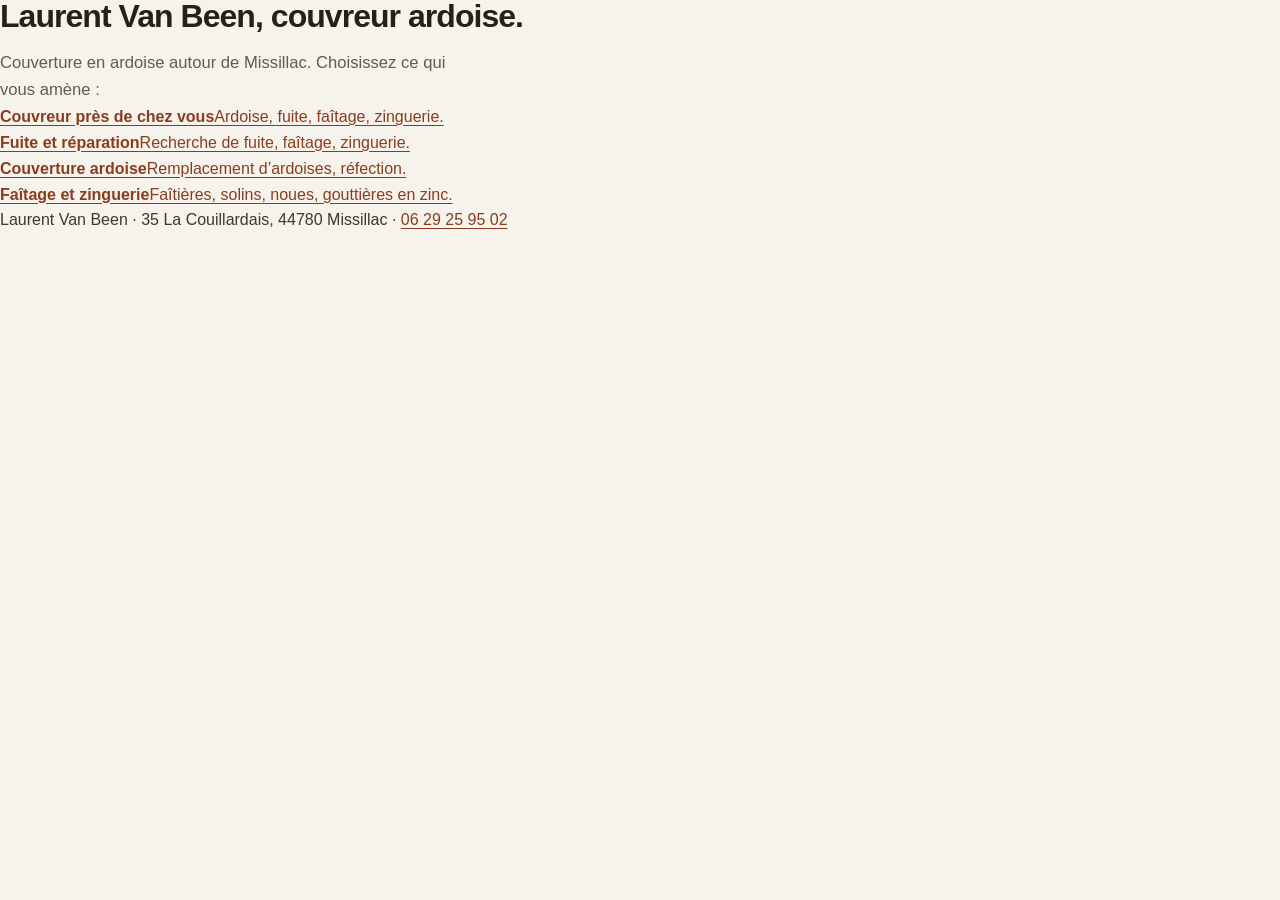
<file: index.html>
<!DOCTYPE html>
<html lang="fr">
<head>
<meta charset="UTF-8" />
<meta name="viewport" content="width=device-width, initial-scale=1" />
<title>Laurent Van Been · Couvreur ardoise</title>
<meta name="robots" content="noindex, nofollow" />
<meta name="theme-color" content="#f4f4f1" />
<link rel="icon" href="assets/favicon.svg" type="image/svg+xml" />
<link rel="stylesheet" href="assets/styles.css?v=5" />
</head>
<body>
<main class="accueil">
  <div class="wrap">
    <h1>Laurent Van Been, couvreur ardoise.</h1>
    <p class="lead">Couverture en ardoise autour de Missillac. Choisissez ce qui vous amène&nbsp;:</p>
    <ul class="menu">
      <li><a href="couvreur-pontchateau/"><span><b>Couvreur près de chez vous</b><span>Ardoise, fuite, faîtage, zinguerie.</span></span></a></li>
      <li><a href="reparation-fuite-toiture/"><span><b>Fuite et réparation</b><span>Recherche de fuite, faîtage, zinguerie.</span></span></a></li>
      <li><a href="couverture-ardoise/"><span><b>Couverture ardoise</b><span>Remplacement d’ardoises, réfection.</span></span></a></li>
      <li><a href="faitage-zinguerie/"><span><b>Faîtage et zinguerie</b><span>Faîtières, solins, noues, gouttières en zinc.</span></span></a></li>
    </ul>
    <p class="note">Laurent Van Been · 35 La Couillardais, 44780 Missillac · <a href="tel:+33629259502" class="js-tel">06 29 25 95 02</a></p>
  </div>
</main>
<script src="assets/script.js?v=6" defer></script>
</body>
</html>
</file>
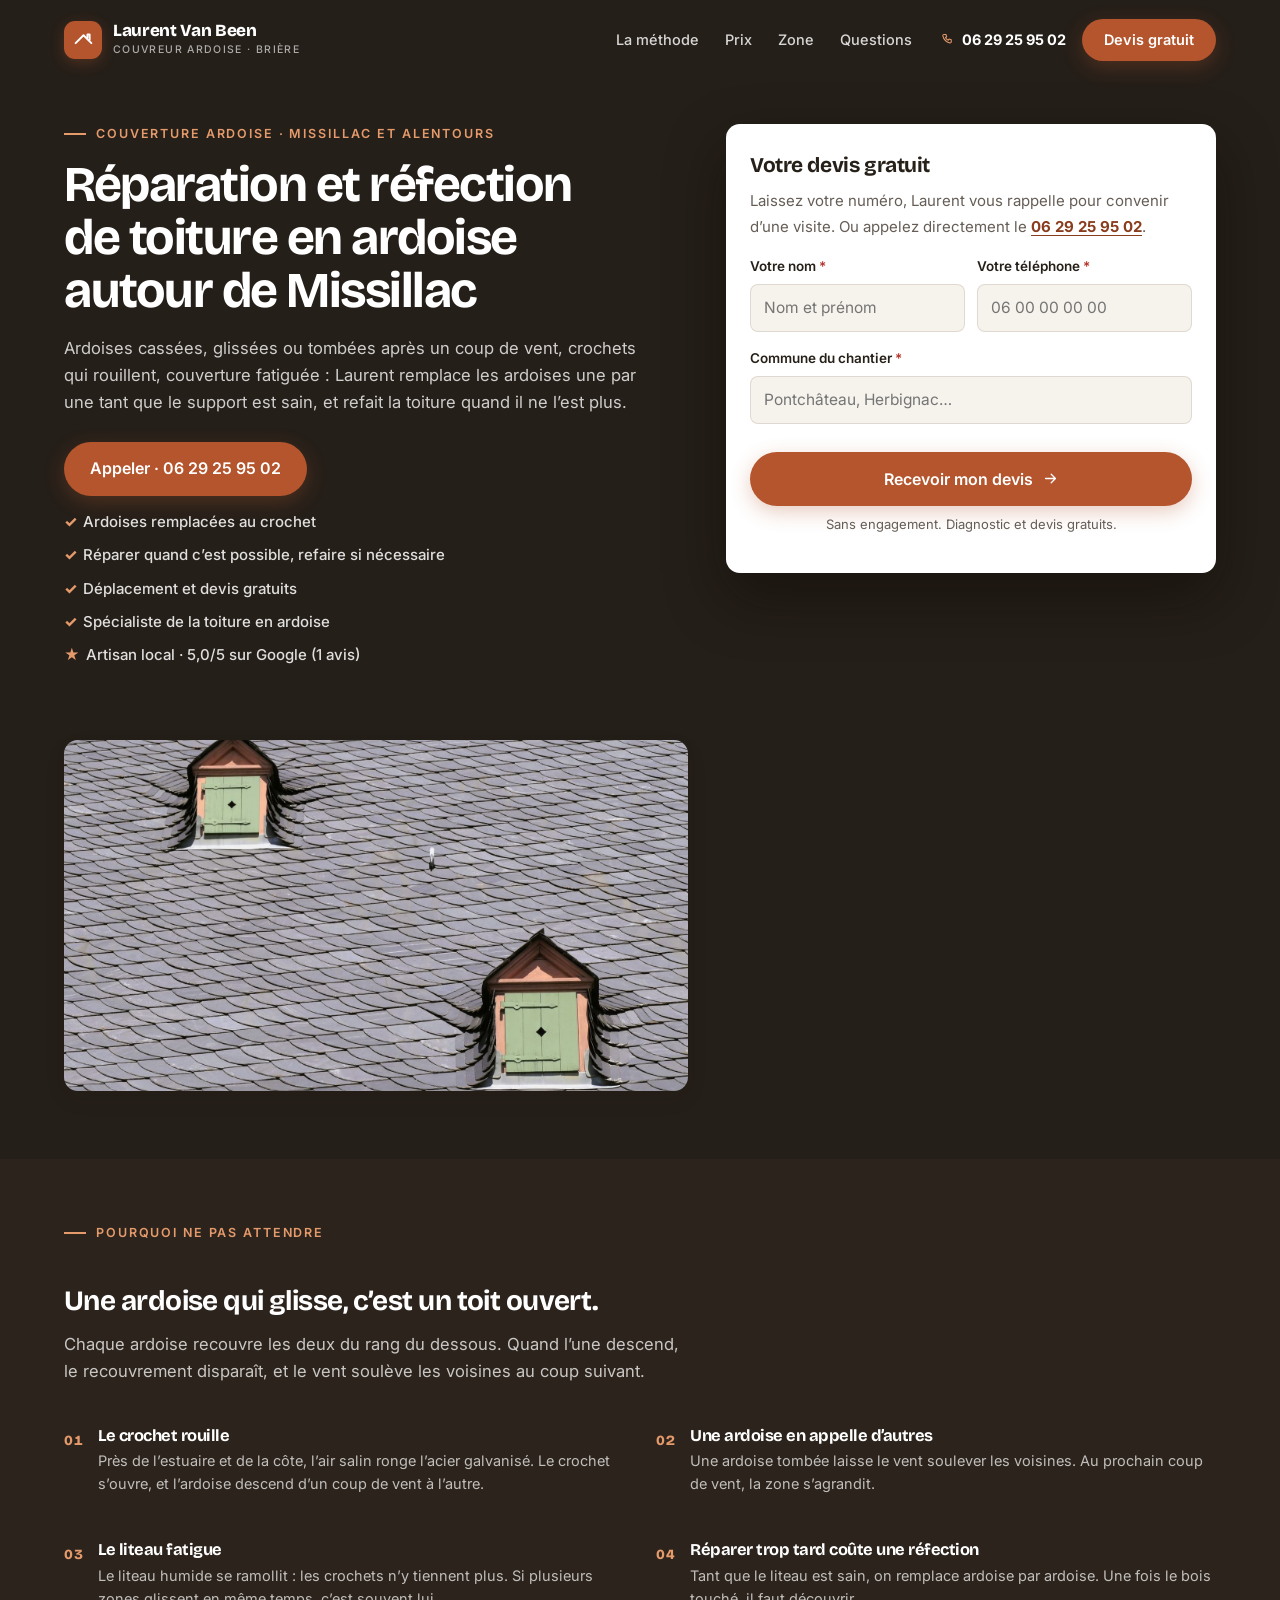
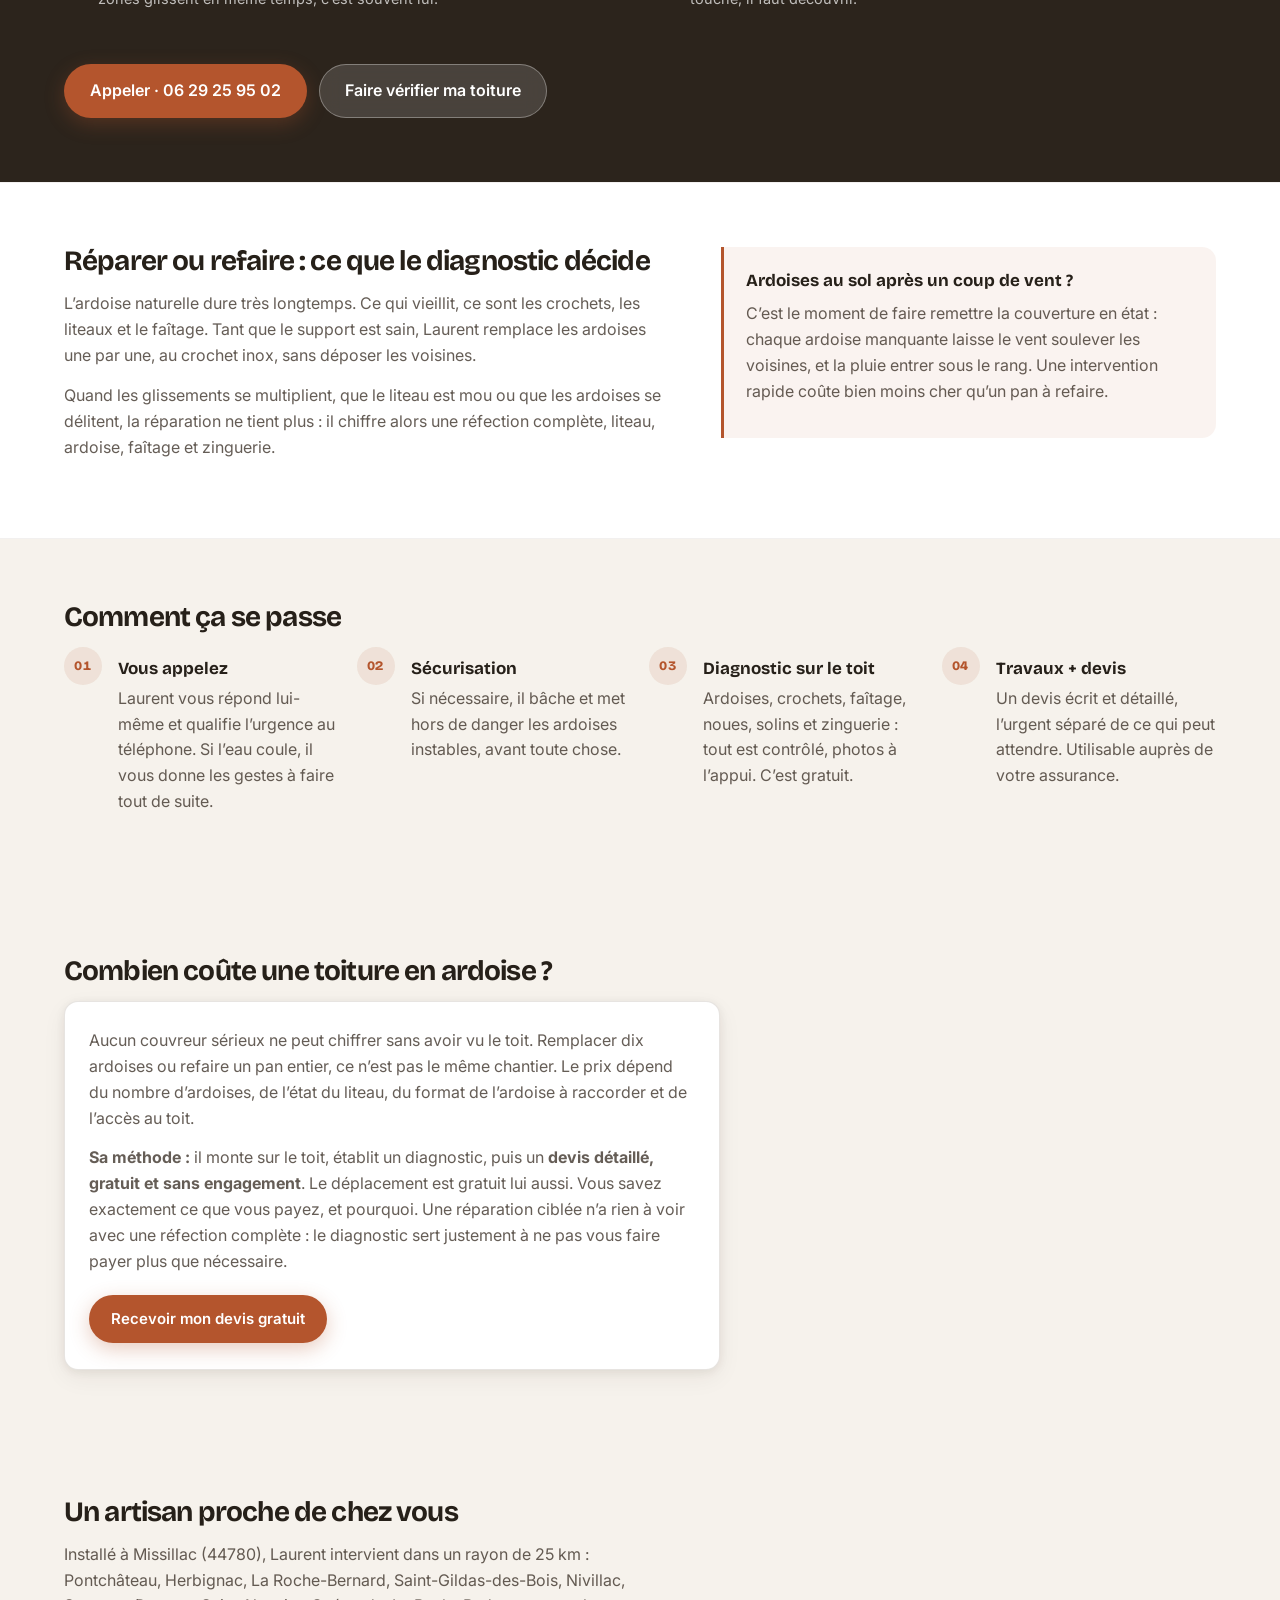
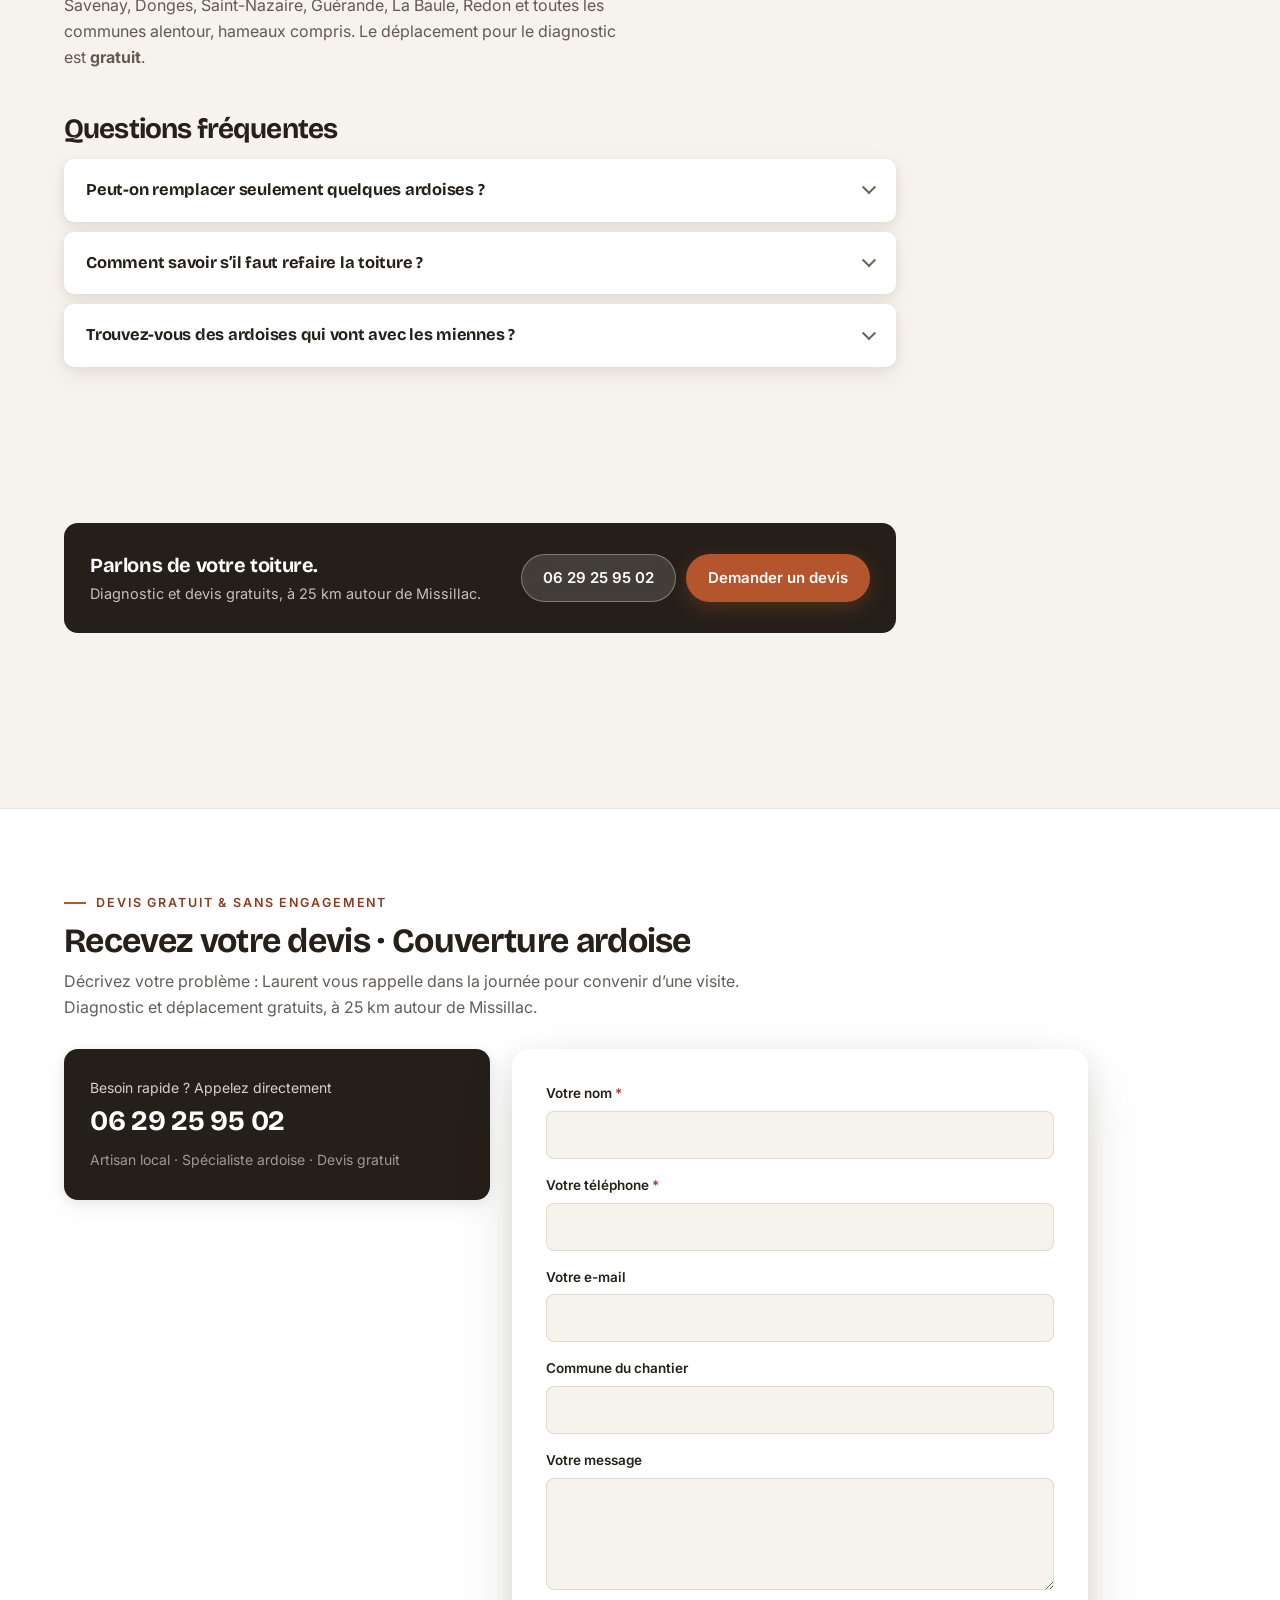
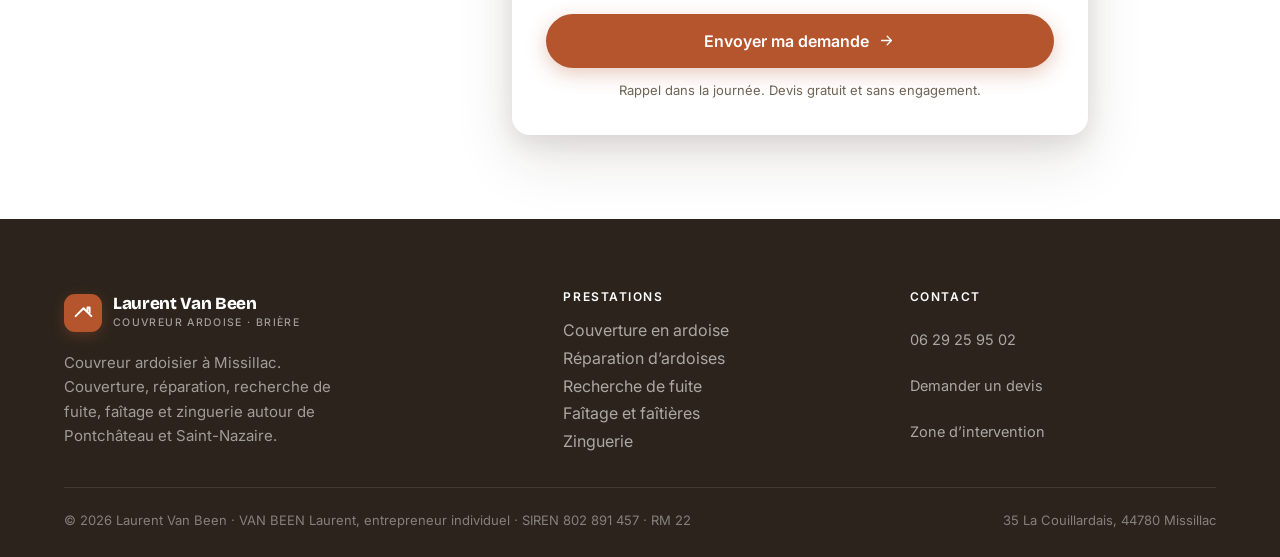
<file: couverture-ardoise/index.html>
<!DOCTYPE html>
<html lang="fr">
<head>
<meta charset="UTF-8">
<meta name="viewport" content="width=device-width, initial-scale=1">
<title>Couvreur ardoise&nbsp;: réparation et réfection · Laurent Van Been</title>
<meta name="description" content="Ardoises cassées ou glissées remplacées, réfection et rénovation de toiture en ardoise autour de Missillac, Pontchâteau et Saint-Nazaire. Devis gratuit.">
<link rel="canonical" href="https://vlcouverture.com/couverture-ardoise/">
<meta name="robots" content="noindex, nofollow">
<meta property="og:type" content="website">
<meta property="og:locale" content="fr_FR">
<meta property="og:site_name" content="Laurent Van Been">
<meta property="og:title" content="Réparation et réfection de toiture en ardoise · Laurent Van Been">
<meta property="og:description" content="Ardoises cassées ou glissées remplacées, réfection et rénovation de toiture en ardoise autour de Missillac, Pontchâteau et Saint-Nazaire. Devis gratuit.">
<meta property="og:url" content="https://vlcouverture.com/couverture-ardoise/">
<meta property="og:image" content="https://vlcouverture.com/assets/img/ardoise-lucarnes.jpg">
<link rel="icon" href="../assets/favicon.svg" type="image/svg+xml">
<meta name="theme-color" content="#251f19">
<link rel="preconnect" href="https://fonts.googleapis.com">
<link rel="preconnect" href="https://fonts.gstatic.com" crossorigin>
<link href="https://fonts.googleapis.com/css2?family=Bricolage+Grotesque:opsz,wght@12..96,600;12..96,700;12..96,800&family=Inter:wght@400;500;600;700&display=swap" rel="stylesheet">
<link rel="stylesheet" href="../assets/styles.css?v=5">
<style>
  /* Page prestation : réutilise le design system (variables, kicker, faq, btn). */
  /* Hero sombre : en haut de page la navbar se fond dedans, et reprend son
     fond clair des que le JS pose .scrolled. Sans ca, une barre blanche
     tranche brutalement sur l'aplat sombre. */
  .site-nav:not(.scrolled) { background: transparent; box-shadow: none; }
  .site-nav:not(.scrolled) .brand-txt b { color: #fff; }
  .site-nav:not(.scrolled) .brand-txt span { color: rgba(255, 255, 255, .62); }
  .site-nav:not(.scrolled) .nav-links a { color: rgba(255, 255, 255, .82); }
  .site-nav:not(.scrolled) .nav-links a:hover { color: #fff; }
  .site-nav:not(.scrolled) .nav-tel { color: #fff; }
  .site-nav:not(.scrolled) .burger i,
  .site-nav:not(.scrolled) .burger i::before,
  .site-nav:not(.scrolled) .burger i::after { background: #fff; }
  .site-nav.scrolled { background: rgba(255, 255, 255, .92); -webkit-backdrop-filter: blur(16px); backdrop-filter: blur(16px); box-shadow: 0 1px 0 var(--line); }
  .svc { padding-block: clamp(120px, 14vw, 150px) clamp(64px, 8vw, 112px); }
  .crumbs { font-size: 13px; color: var(--text-mute); margin-bottom: 26px; }
  .crumbs a { color: var(--text-mute); text-decoration: none; }
  .crumbs a:hover { color: var(--accent-deep); }
  .crumbs span { margin: 0 8px; color: var(--accent); }
  .svc h1 { font-size: clamp(30px, 4.4vw, 50px); margin: 14px 0 18px; text-wrap: balance; }
  .svc .lead { margin-top: 0; }
  .svc-meta { margin: 22px 0 0; font-size: 12.5px; font-weight: 600; letter-spacing: .14em; text-transform: uppercase; color: var(--text-mute); }
  .svc h2 { font-size: clamp(21px, 2.6vw, 28px); margin: 44px 0 14px; text-wrap: balance; }
  .svc p { color: var(--text-soft); margin-bottom: 14px; text-wrap: pretty; }
  .svc figure { margin: 34px 0 8px; border-radius: var(--r-md); overflow: hidden; box-shadow: var(--sh-sm); position: relative; }
  .svc figure img { width: 100%; aspect-ratio: 16 / 9; object-fit: cover; }
  .svc figcaption { position: absolute; left: 12px; bottom: 12px; padding: 5px 11px; border-radius: 999px; background: rgba(26, 20, 14, .82); color: #fff; font-size: 11.5px; font-weight: 600; }
  .svc .faq-list { margin-top: 8px; }
  .svc-related { margin-top: 40px; padding-top: 18px; border-top: 1px solid var(--line); display: flex; align-items: baseline; gap: 16px; flex-wrap: wrap; }
  .svc-related b { font-family: var(--display); font-size: 15px; color: var(--ink); }
  .svc-related a { font-size: 15px; }
  .svc-cta { margin-top: 44px; padding: 26px; border-radius: var(--r-md); background: var(--navy-1); color: rgba(255,255,255,.72); display: flex; align-items: center; justify-content: space-between; gap: 18px; flex-wrap: wrap; }
  .svc-cta b { display: block; font-family: var(--display); font-size: 20px; color: #fff; letter-spacing: -.02em; }
  .svc-cta span { font-size: 14.5px; }
  .svc-cta .btns { display: flex; gap: 10px; flex-wrap: wrap; }
  @media (max-width: 640px) { .svc-cta { flex-direction: column; align-items: flex-start; } }
</style>
</head>
<body>

<a href="#main" class="sr-only">Aller au contenu</a>

<nav class="site-nav scrolled" id="nav" aria-label="Navigation principale">
  <div class="nav-inner">
    <a href="#main" class="brand" aria-label="Laurent Van Been">
      <span class="brand-mark" aria-hidden="true">
        <svg viewBox="0 0 24 24" fill="none"><path d="M3 15 12 6l9 9" stroke="currentColor" stroke-width="2.2" stroke-linecap="round" stroke-linejoin="round"/><path d="M16.5 8.5V5h2.5v6" stroke="currentColor" stroke-width="2.2" stroke-linecap="round" stroke-linejoin="round"/></svg>
      </span>
      <span class="brand-txt"><b>Laurent Van Been</b><span>Couvreur ardoise · Brière</span></span>
    </a>
    <ul class="nav-links">
      <li><a href="#methode">La méthode</a></li>
      <li><a href="#prix">Prix</a></li>
      <li><a href="#zone">Zone</a></li>
      <li><a href="#faq">Questions</a></li>
    </ul>
    <div class="nav-cta">
      <a href="tel:+33629259502" class="nav-tel">
        <svg viewBox="0 0 24 24" fill="none" aria-hidden="true"><path d="M6.5 4h3l1.2 3.5-2 1.3a11 11 0 0 0 4.5 4.5l1.3-2 3.5 1.2v3a2 2 0 0 1-2.2 2A15.5 15.5 0 0 1 4.5 6.2 2 2 0 0 1 6.5 4Z" stroke="currentColor" stroke-width="1.7" stroke-linejoin="round"/></svg>
        06 29 25 95 02
      </a>
      <a href="#devis" class="btn btn-accent">Devis gratuit</a>
      <button class="burger" id="burger" aria-expanded="false" aria-controls="mobile-menu" aria-label="Ouvrir le menu"><i></i></button>
    </div>
  </div>
</nav>
<ul class="mobile-menu" id="mobile-menu">
  <li><a href="#methode">La méthode</a></li>
  <li><a href="#prix">Prix</a></li>
  <li><a href="#zone">Zone d’intervention</a></li>
  <li><a href="#devis">Demander un devis</a></li>
  <li><a href="tel:+33629259502">Appeler · 06 29 25 95 02</a></li>
</ul>

<main id="main" class="svc svc-lp">
  <section class="lp-band lp-band-hero">
    <div class="container">
    <div class="lp-hero">
    <div class="lp-hero-txt">
    <p class="kicker">Couverture ardoise · Missillac et alentours</p>
    <h1>Réparation et réfection de toiture en ardoise autour de Missillac</h1>
    <p class="lead">Ardoises cassées, glissées ou tombées après un coup de vent, crochets qui rouillent, couverture fatiguée&nbsp;: Laurent remplace les ardoises une par une tant que le support est sain, et refait la toiture quand il ne l’est plus.</p>
    <p class="svc-meta">Devis gratuit · Déplacement gratuit · Spécialiste ardoise</p>
    <div class="svc-hero-cta">
      <a href="tel:+33629259502" class="btn btn-accent btn-lg">Appeler · 06 29 25 95 02</a>
      <a href="#devis-express" class="btn btn-ghost btn-lg">Devis gratuit en ligne</a>
    </div>
    <ul class="svc-trust">
      <li><span>✓</span> Ardoises remplacées au crochet</li>
      <li><span>✓</span> Réparer quand c’est possible, refaire si nécessaire</li>
      <li><span>✓</span> Déplacement et devis gratuits</li>
      <li><span>✓</span> Spécialiste de la toiture en ardoise</li>
      <li><span class="star">★</span> Artisan local · 5,0/5 sur Google (1 avis)</li>
    </ul>
    </div>
    <div class="express">
      <div class="express-txt">
        <b>Votre devis gratuit</b>
        <span>Laissez votre numéro, Laurent vous rappelle pour convenir d’une visite.<span class="lp-tel-bis"> Ou appelez directement le
          <a href="tel:+33629259502">06 29 25 95 02</a>.</span></span>
      </div>
      <div class="form">
        <form id="devis-express" novalidate>
          <input type="hidden" name="access_key" value="62658d62-7a68-4450-817b-615d6f444aae">
          <input type="hidden" name="subject" value="Rappel express · Couverture ardoise · Laurent Van Been">
          <input type="hidden" name="from_name" value="Landing Laurent Van Been">
          <input type="hidden" name="prestation" value="Couverture ardoise">
          <input type="checkbox" name="botcheck" class="sr-only" tabindex="-1" autocomplete="off">
          <div class="express-champs">
            <div class="field">
              <label for="x-nom">Votre nom <span class="req" aria-hidden="true">*</span></label>
              <input type="text" id="x-nom" name="nom" autocomplete="name" placeholder="Nom et prénom" required>
              <p class="err">Merci d’indiquer votre nom.</p>
            </div>
            <div class="field">
              <label for="x-tel">Votre téléphone <span class="req" aria-hidden="true">*</span></label>
              <input type="tel" id="x-tel" name="telephone" autocomplete="tel" inputmode="tel" placeholder="06 00 00 00 00" required>
              <p class="err">Merci d’indiquer un téléphone où vous joindre.</p>
            </div>
          </div>
            <div class="field">
              <label for="x-ville">Commune du chantier <span class="req" aria-hidden="true">*</span></label>
              <input type="text" id="x-ville" name="commune" autocomplete="address-level2" placeholder="Pontchâteau, Herbignac…" required>
              <p class="err">Merci d’indiquer la commune du chantier.</p>
            </div>
          <button type="submit" class="btn btn-accent btn-lg">Recevoir mon devis
            <svg class="ar" viewBox="0 0 24 24" fill="none" aria-hidden="true"><path d="M5 12h14M13 6l6 6-6 6" stroke="currentColor" stroke-width="1.8" stroke-linecap="round" stroke-linejoin="round"/></svg>
          </button>
          <p class="form-foot">Sans engagement. Diagnostic et devis gratuits.</p>
        </form>
        <div class="form-state" role="status" aria-live="polite">
          <div class="ico"><svg width="24" height="24" viewBox="0 0 24 24" fill="none" aria-hidden="true"><path d="M20 6 9 17l-5-5" stroke="currentColor" stroke-width="2.5" stroke-linecap="round" stroke-linejoin="round"/></svg></div>
          <b>C’est noté.</b>
          <p>Laurent vous rappelle dans la journée.</p>
          <a href="tel:+33629259502" class="fallback-tel">06 29 25 95 02</a>
        </div>
        <div class="form-state is-error" role="alert" aria-live="assertive">
          <div class="ico"><svg width="24" height="24" viewBox="0 0 24 24" fill="none" aria-hidden="true"><circle cx="12" cy="12" r="9" stroke="currentColor" stroke-width="2"/><path d="M12 8v5M12 17h.01" stroke="currentColor" stroke-width="2.5" stroke-linecap="round"/></svg></div>
          <b>L’envoi n’a pas abouti.</b>
          <p>Appelez directement, il répond.</p>
          <a href="tel:+33629259502" class="fallback-tel">06 29 25 95 02</a>
        </div>
      </div>
    </div>
      <figure class="lp-preuve"><img src="../assets/img/ardoise-lucarnes.jpg" width="1200" height="675" decoding="async" alt="Couverture en ardoise et lucarnes, image d’illustration."></figure>
    </div>
    </div>
  </section>
  <section class="lp-band lp-risque">
    <div class="container">
      <p class="kicker">Pourquoi ne pas attendre</p>
      <h2>Une ardoise qui glisse, c’est un toit ouvert.</h2>
      <p class="lead">Chaque ardoise recouvre les deux du rang du dessous. Quand l’une descend, le recouvrement disparaît, et le vent soulève les voisines au coup suivant.</p>
      <div class="risque-liste">
        <div class="risque">
          <span class="n">01</span>
          <div>
            <h3>Le crochet rouille</h3>
            <p>Près de l’estuaire et de la côte, l’air salin ronge l’acier galvanisé. Le crochet s’ouvre, et l’ardoise descend d’un coup de vent à l’autre.</p>
          </div>
        </div>
        <div class="risque">
          <span class="n">02</span>
          <div>
            <h3>Une ardoise en appelle d’autres</h3>
            <p>Une ardoise tombée laisse le vent soulever les voisines. Au prochain coup de vent, la zone s’agrandit.</p>
          </div>
        </div>
        <div class="risque">
          <span class="n">03</span>
          <div>
            <h3>Le liteau fatigue</h3>
            <p>Le liteau humide se ramollit&nbsp;: les crochets n’y tiennent plus. Si plusieurs zones glissent en même temps, c’est souvent lui.</p>
          </div>
        </div>
        <div class="risque">
          <span class="n">04</span>
          <div>
            <h3>Réparer trop tard coûte une réfection</h3>
            <p>Tant que le liteau est sain, on remplace ardoise par ardoise. Une fois le bois touché, il faut découvrir.</p>
          </div>
        </div>
      </div>
      <div class="risque-cta">
        <a href="tel:+33629259502" class="btn btn-accent btn-lg">Appeler · 06 29 25 95 02</a>
        <a href="#devis-express" class="btn btn-glass btn-lg">Faire vérifier ma toiture</a>
      </div>
    </div>
  </section>
  <section class="lp-band lp-band-blanc lp-band-texte">
    <div class="container">
    <h2>Réparer ou refaire&nbsp;: ce que le diagnostic décide</h2>
    <p>L’ardoise naturelle dure très longtemps. Ce qui vieillit, ce sont les crochets, les liteaux et le faîtage. Tant que le support est sain, Laurent remplace les ardoises une par une, au crochet inox, sans déposer les voisines.</p>
    <p>Quand les glissements se multiplient, que le liteau est mou ou que les ardoises se délitent, la réparation ne tient plus&nbsp;: il chiffre alors une réfection complète, liteau, ardoise, faîtage et zinguerie.</p>
    <div class="urgent-box">
      <b>Ardoises au sol après un coup de vent&nbsp;?</b>
      <p>C’est le moment de faire remettre la couverture en état&nbsp;: chaque ardoise manquante laisse le vent soulever les voisines, et la pluie entrer sous le rang. Une intervention rapide coûte bien moins cher qu’un pan à refaire.</p>
    </div>
    </div>
  </section>
  <section class="lp-band" id="methode">
    <div class="container">
    <h2>Comment ça se passe</h2>
    <ol class="steps">
      <li><span class="step-n">01</span><b>Vous appelez</b><p>Laurent vous répond lui-même et qualifie l’urgence au téléphone. Si l’eau coule, il vous donne les gestes à faire tout de suite.</p></li>
      <li><span class="step-n">02</span><b>Sécurisation</b><p>Si nécessaire, il bâche et met hors de danger les ardoises instables, avant toute chose.</p></li>
      <li><span class="step-n">03</span><b>Diagnostic sur le toit</b><p>Ardoises, crochets, faîtage, noues, solins et zinguerie&nbsp;: tout est contrôlé, photos à l’appui. C’est gratuit.</p></li>
      <li><span class="step-n">04</span><b>Travaux + devis</b><p>Un devis écrit et détaillé, l’urgent séparé de ce qui peut attendre. Utilisable auprès de votre assurance.</p></li>
    </ol>
    </div>
  </section>
  <section class="lp-band" id="prix">
    <div class="container">
    <h2>Combien coûte une toiture en ardoise&nbsp;?</h2>
    <div class="budget-box">
      <p>Aucun couvreur sérieux ne peut chiffrer sans avoir vu le toit. Remplacer dix ardoises ou refaire un pan entier, ce n’est pas le même chantier. Le prix dépend du nombre d’ardoises, de l’état du liteau, du format de l’ardoise à raccorder et de l’accès au toit.</p>
      <p><strong>Sa méthode&nbsp;:</strong> il monte sur le toit, établit un diagnostic, puis un <strong>devis détaillé, gratuit et sans engagement</strong>. Le déplacement est gratuit lui aussi. Vous savez exactement ce que vous payez, et pourquoi. Une réparation ciblée n’a rien à voir avec une réfection complète&nbsp;: le diagnostic sert justement à ne pas vous faire payer plus que nécessaire.</p>
      <a href="#devis" class="btn btn-accent">Recevoir mon devis gratuit</a>
    </div>
    </div>
  </section>
  <section class="lp-band" id="zone">
    <div class="container">
    <h2>Un artisan proche de chez vous</h2>
    <p>Installé à Missillac (44780), Laurent intervient dans un rayon de 25 km&nbsp;: Pontchâteau, Herbignac, La Roche-Bernard, Saint-Gildas-des-Bois, Nivillac, Savenay, Donges, Saint-Nazaire, Guérande, La Baule, Redon et toutes les communes alentour, hameaux compris. Le déplacement pour le diagnostic est <strong>gratuit</strong>.</p>

    <h2 id="faq">Questions fréquentes</h2>
    <div class="faq-list">
      <details name="faq">
        <summary>Peut-on remplacer seulement quelques ardoises&nbsp;?</summary>
        <p class="answer">Oui, tant que le liteau est sain. Chaque ardoise est retirée et remplacée au crochet, sans toucher au reste du pan.</p>
      </details>
      <details name="faq">
        <summary>Comment savoir s’il faut refaire la toiture&nbsp;?</summary>
        <p class="answer">Quand les glissements se multiplient sur plusieurs zones, que le liteau est mou ou que les ardoises se délitent. Le diagnostic sur le toit le montre, photos à l’appui.</p>
      </details>
      <details name="faq">
        <summary>Trouvez-vous des ardoises qui vont avec les miennes&nbsp;?</summary>
        <p class="answer">Le format, l’épaisseur et la teinte de l’ardoise en place sont relevés au diagnostic, pour que le raccord se voie le moins possible.</p>
      </details>
    </div>
    </div>
  </section>
  <section class="lp-band lp-band-cta">
    <div class="container">
    <div class="svc-cta">
      <div>
        <b>Parlons de votre toiture.</b>
        <span>Diagnostic et devis gratuits, à 25 km autour de Missillac.</span>
      </div>
      <div class="btns">
        <a href="tel:+33629259502" class="btn btn-glass">06 29 25 95 02</a>
        <a href="#devis" class="btn btn-accent">Demander un devis</a>
      </div>
    </div>
    </div>
  </section>
</main>


<section id="devis" class="svc-formsec lp-formsec">
  <div class="container">
    <p class="kicker">Devis gratuit &amp; sans engagement</p>
    <h2 class="svc-formsec-h">Recevez votre devis · Couverture ardoise</h2>
    <p class="svc-formsec-lead">Décrivez votre problème&nbsp;: Laurent vous rappelle dans la journée pour convenir d’une visite. Diagnostic et déplacement gratuits, à 25 km autour de Missillac.</p>
    <div class="svc-formsec-grid">
      <a href="tel:+33629259502" class="svc-callcard">
        <span>Besoin rapide&nbsp;? Appelez directement</span>
        <b>06 29 25 95 02</b>
        <span class="svc-callcard-note">Artisan local · Spécialiste ardoise · Devis gratuit</span>
      </a>
      <div class="form">
        <form id="devis-form" novalidate>
          <input type="hidden" name="access_key" value="62658d62-7a68-4450-817b-615d6f444aae">
          <input type="hidden" name="subject" value="Devis Couverture ardoise · Laurent Van Been">
          <input type="hidden" name="from_name" value="Landing Laurent Van Been">
          <input type="hidden" name="prestation" value="Couverture ardoise">
          <input type="checkbox" name="botcheck" class="sr-only" tabindex="-1" autocomplete="off">
          <div class="field">
            <label for="f-nom">Votre nom <span class="req" aria-hidden="true">*</span></label>
            <input type="text" id="f-nom" name="nom" autocomplete="name" required>
            <p class="err">Merci d’indiquer votre nom.</p>
          </div>
          <div class="field">
            <label for="f-tel">Votre téléphone <span class="req" aria-hidden="true">*</span></label>
            <input type="tel" id="f-tel" name="telephone" autocomplete="tel" inputmode="tel" required>
            <p class="err">Merci d’indiquer un téléphone où vous joindre.</p>
          </div>
          <div class="field">
            <label for="f-mail">Votre e-mail</label>
            <input type="email" id="f-mail" name="email" autocomplete="email" inputmode="email">
            <p class="err">Cet e-mail ne semble pas valide.</p>
          </div>
          <div class="field">
            <label for="f-ville">Commune du chantier</label>
            <input type="text" id="f-ville" name="commune" autocomplete="address-level2">
          </div>
          <div class="field">
            <label for="f-msg">Votre message</label>
            <textarea id="f-msg" name="message"></textarea>
          </div>
          <button type="submit" class="btn btn-accent btn-lg" id="submit-btn">Envoyer ma demande
            <svg class="ar" viewBox="0 0 24 24" fill="none" aria-hidden="true"><path d="M5 12h14M13 6l6 6-6 6" stroke="currentColor" stroke-width="1.8" stroke-linecap="round" stroke-linejoin="round"/></svg>
          </button>
          <p class="form-foot">Rappel dans la journée. Devis gratuit et sans engagement.</p>
        </form>
        <div class="form-state" id="form-ok" role="status" aria-live="polite">
          <div class="ico"><svg width="24" height="24" viewBox="0 0 24 24" fill="none" aria-hidden="true"><path d="M20 6 9 17l-5-5" stroke="currentColor" stroke-width="2.5" stroke-linecap="round" stroke-linejoin="round"/></svg></div>
          <b>Message reçu.</b>
          <p>Laurent vous rappelle dans la journée pour convenir d’une visite.</p>
          <a href="tel:+33629259502" class="fallback-tel">06 29 25 95 02</a>
        </div>
        <div class="form-state is-error" id="form-ko" role="alert" aria-live="assertive">
          <div class="ico"><svg width="24" height="24" viewBox="0 0 24 24" fill="none" aria-hidden="true"><circle cx="12" cy="12" r="9" stroke="currentColor" stroke-width="2"/><path d="M12 8v5M12 17h.01" stroke="currentColor" stroke-width="2.5" stroke-linecap="round"/></svg></div>
          <b>L’envoi n’a pas abouti.</b>
          <p>Le plus simple est de l’appeler directement&nbsp;: il répond.</p>
          <a href="tel:+33629259502" class="fallback-tel">06 29 25 95 02</a>
        </div>
      </div>
    </div>
  </div>
</section>

<footer class="footer">
  <div class="container">
    <div class="footer-grid">
      <div class="footer-brand">
        <a href="#main" class="brand">
          <span class="brand-mark" aria-hidden="true">
            <svg viewBox="0 0 24 24" fill="none"><path d="M3 15 12 6l9 9" stroke="currentColor" stroke-width="2.2" stroke-linecap="round" stroke-linejoin="round"/><path d="M16.5 8.5V5h2.5v6" stroke="currentColor" stroke-width="2.2" stroke-linecap="round" stroke-linejoin="round"/></svg>
          </span>
          <span class="brand-txt"><b>Laurent Van Been</b><span>Couvreur ardoise · Brière</span></span>
        </a>
        <p>Couvreur ardoisier à Missillac. Couverture, réparation, recherche de fuite, faîtage et zinguerie autour de Pontchâteau et Saint-Nazaire.</p>
      </div>
      <div>
        <h3>Prestations</h3>
        <ul>
          <li>Couverture en ardoise</li>
          <li>Réparation d’ardoises</li>
          <li>Recherche de fuite</li>
          <li>Faîtage et faîtières</li>
          <li>Zinguerie</li>
        </ul>
      </div>
      <div>
        <h3>Contact</h3>
        <ul>
          <li><a href="tel:+33629259502">06 29 25 95 02</a></li>
          <li><a href="#devis">Demander un devis</a></li>
          <li><a href="#zone">Zone d’intervention</a></li>
        </ul>
      </div>
    </div>
    <div class="footer-bot">
      <span>© 2026 Laurent Van Been · VAN BEEN Laurent, entrepreneur individuel · SIREN 802 891 457 · RM 22</span>
      <span>35 La Couillardais, 44780 Missillac</span>
    </div>
  </div>
</footer>
<div class="callbar" id="callbar">
  <a href="tel:+33629259502" class="btn btn-glass">
    <svg width="15" height="15" viewBox="0 0 24 24" fill="none" aria-hidden="true"><path d="M6.5 4h3l1.2 3.5-2 1.3a11 11 0 0 0 4.5 4.5l1.3-2 3.5 1.2v3a2 2 0 0 1-2.2 2A15.5 15.5 0 0 1 4.5 6.2 2 2 0 0 1 6.5 4Z" stroke="currentColor" stroke-width="1.7" stroke-linejoin="round"/></svg>
    Appeler
  </a>
  <a href="#devis" class="btn btn-accent">Devis gratuit</a>
</div>

<script type="application/ld+json">
{"@context":"https://schema.org","@type":"RoofingContractor","name":"Laurent Van Been","telephone":"+33629259502","url":"https://vlcouverture.com/couverture-ardoise/","address":{"@type":"PostalAddress","streetAddress":"35 La Couillardais","addressLocality":"Missillac","postalCode":"44780","addressRegion":"Pays de la Loire","addressCountry":"FR"},"areaServed":"Missillac, Pontchâteau, Herbignac, Saint-Nazaire, Guérande"}
</script>
<script src="../assets/script.js?v=6" defer></script>
</body>
</html>
</file>
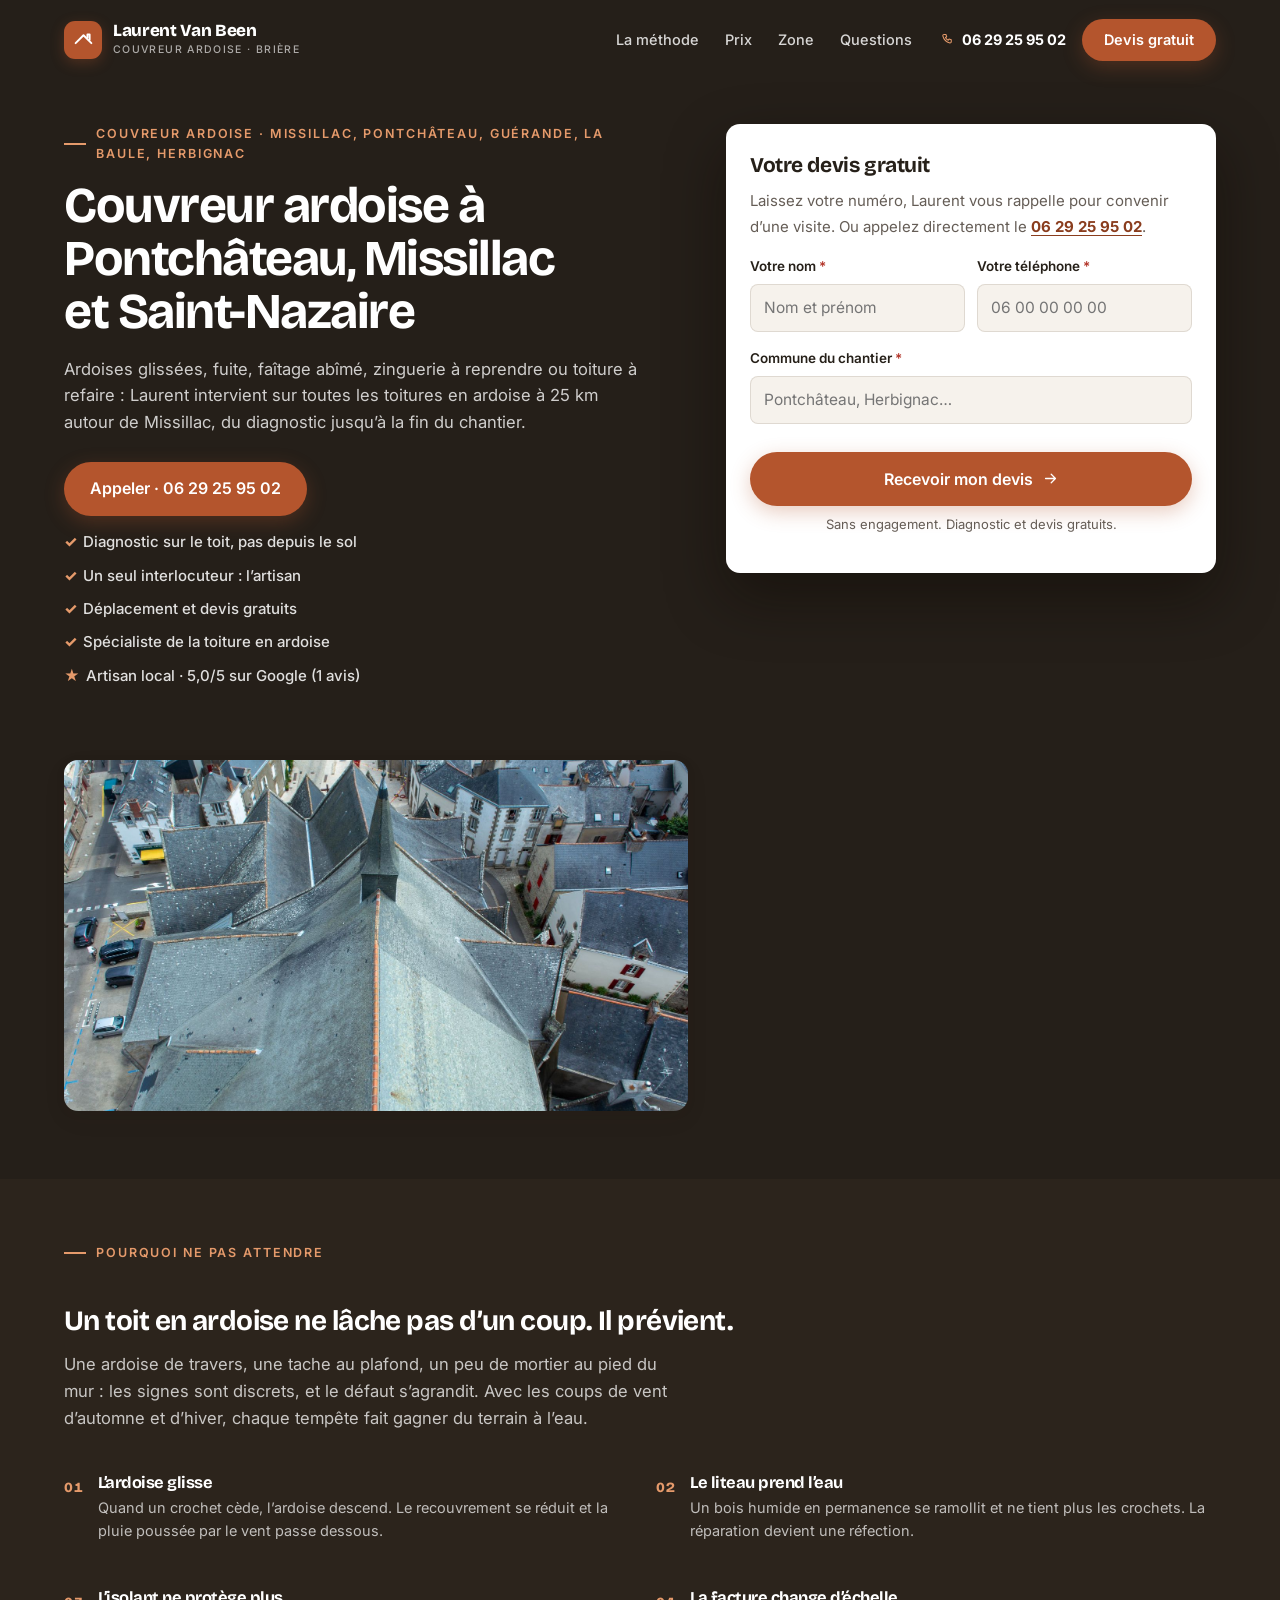
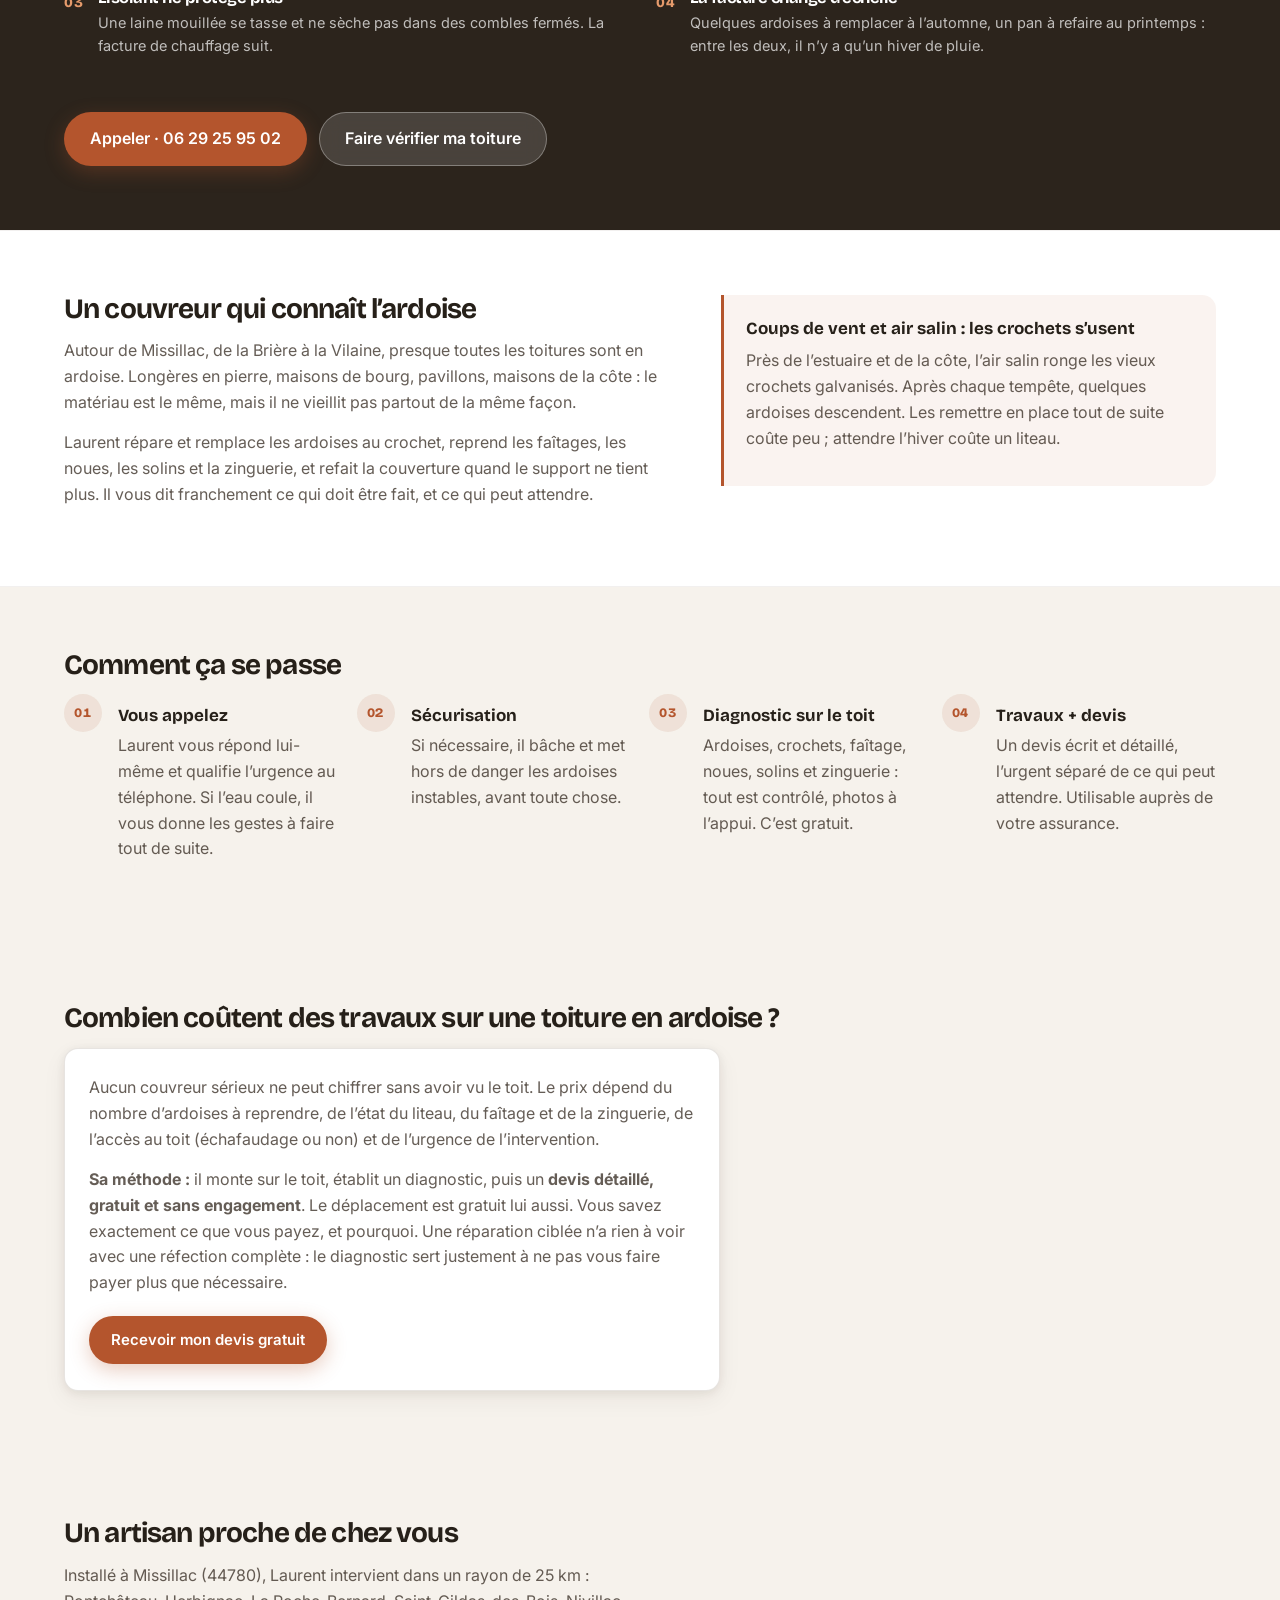
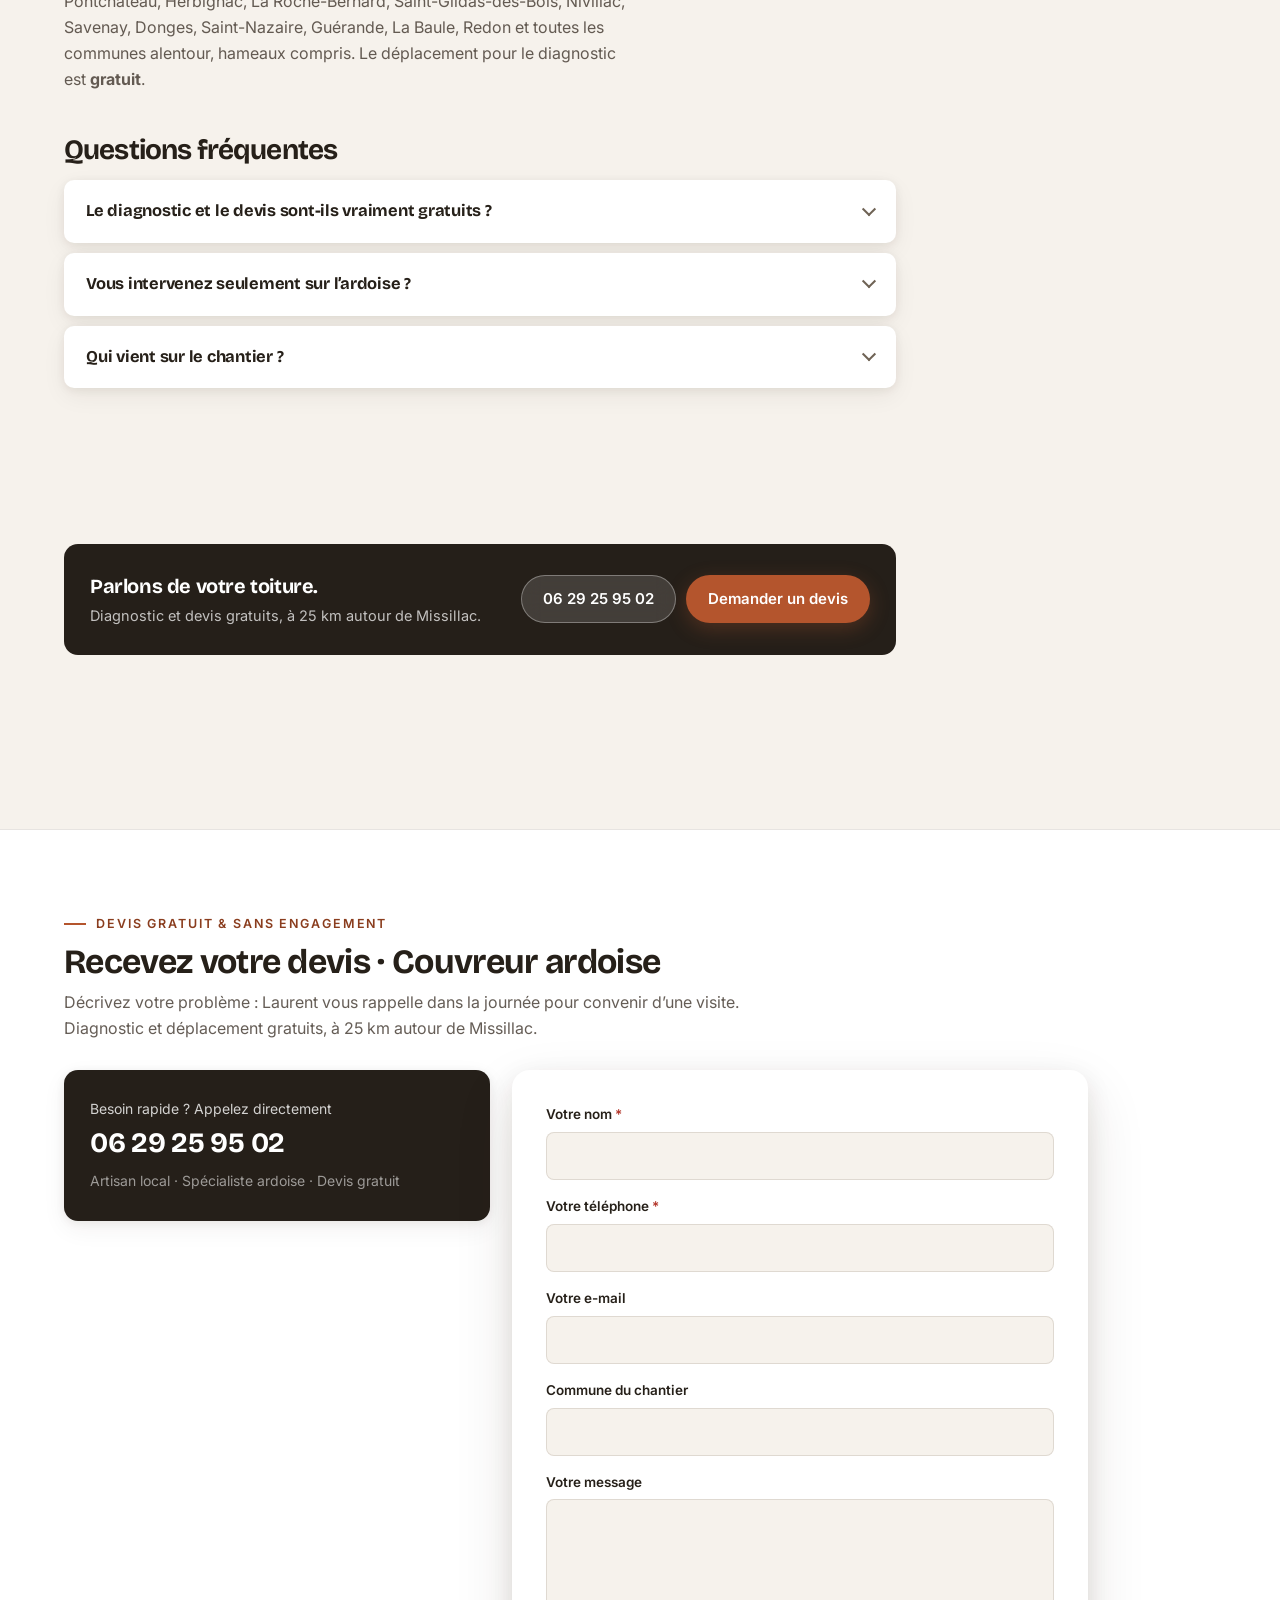
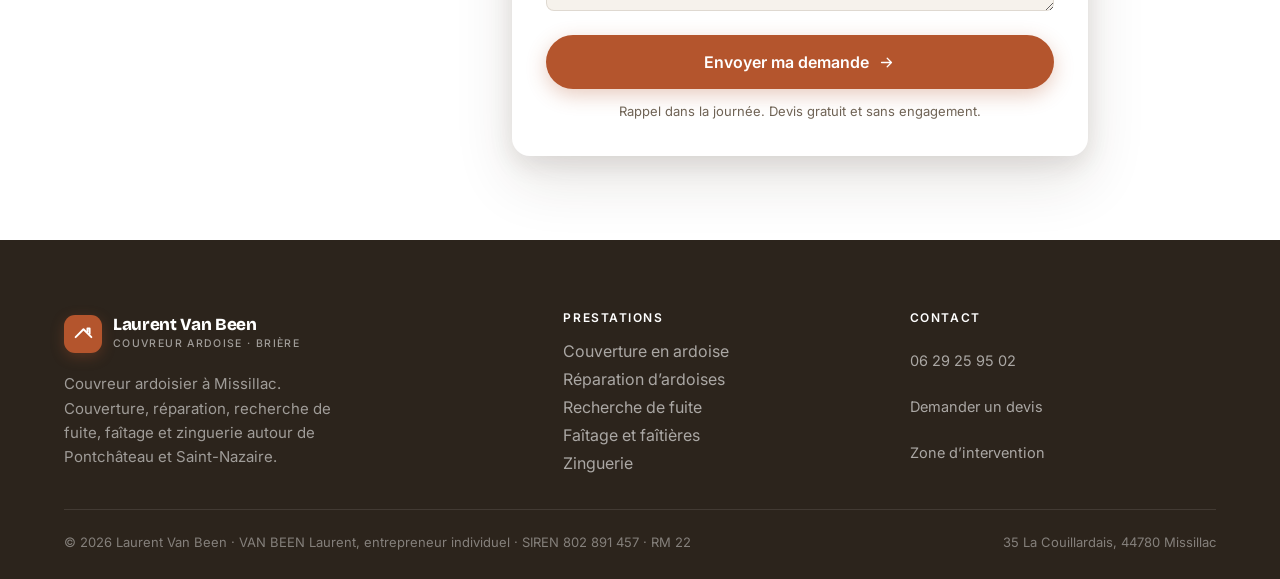
<file: couvreur-pontchateau/index.html>
<!DOCTYPE html>
<html lang="fr">
<head>
<meta charset="UTF-8">
<meta name="viewport" content="width=device-width, initial-scale=1">
<title>Couvreur ardoise à Pontchâteau et Missillac · Laurent Van Been</title>
<meta name="description" content="Couvreur ardoise autour de Missillac&nbsp;: Pontchâteau, Herbignac, Saint-Nazaire, Guérande. Réparation, recherche de fuite, faîtage, zinguerie. Devis gratuit.">
<link rel="canonical" href="https://vlcouverture.com/couvreur-pontchateau/">
<meta name="robots" content="noindex, nofollow">
<meta property="og:type" content="website">
<meta property="og:locale" content="fr_FR">
<meta property="og:site_name" content="Laurent Van Been">
<meta property="og:title" content="Couvreur ardoise à Pontchâteau et Missillac · Laurent Van Been">
<meta property="og:description" content="Couvreur ardoise autour de Missillac&nbsp;: Pontchâteau, Herbignac, Saint-Nazaire, Guérande. Réparation, recherche de fuite, faîtage, zinguerie. Devis gratuit.">
<meta property="og:url" content="https://vlcouverture.com/couvreur-pontchateau/">
<meta property="og:image" content="https://vlcouverture.com/assets/img/toits-le-croisic.jpg">
<link rel="icon" href="../assets/favicon.svg" type="image/svg+xml">
<meta name="theme-color" content="#251f19">
<link rel="preconnect" href="https://fonts.googleapis.com">
<link rel="preconnect" href="https://fonts.gstatic.com" crossorigin>
<link href="https://fonts.googleapis.com/css2?family=Bricolage+Grotesque:opsz,wght@12..96,600;12..96,700;12..96,800&family=Inter:wght@400;500;600;700&display=swap" rel="stylesheet">
<link rel="stylesheet" href="../assets/styles.css?v=5">
<style>
  /* Page prestation : réutilise le design system (variables, kicker, faq, btn). */
  /* Hero sombre : en haut de page la navbar se fond dedans, et reprend son
     fond clair des que le JS pose .scrolled. Sans ca, une barre blanche
     tranche brutalement sur l'aplat sombre. */
  .site-nav:not(.scrolled) { background: transparent; box-shadow: none; }
  .site-nav:not(.scrolled) .brand-txt b { color: #fff; }
  .site-nav:not(.scrolled) .brand-txt span { color: rgba(255, 255, 255, .62); }
  .site-nav:not(.scrolled) .nav-links a { color: rgba(255, 255, 255, .82); }
  .site-nav:not(.scrolled) .nav-links a:hover { color: #fff; }
  .site-nav:not(.scrolled) .nav-tel { color: #fff; }
  .site-nav:not(.scrolled) .burger i,
  .site-nav:not(.scrolled) .burger i::before,
  .site-nav:not(.scrolled) .burger i::after { background: #fff; }
  .site-nav.scrolled { background: rgba(255, 255, 255, .92); -webkit-backdrop-filter: blur(16px); backdrop-filter: blur(16px); box-shadow: 0 1px 0 var(--line); }
  .svc { padding-block: clamp(120px, 14vw, 150px) clamp(64px, 8vw, 112px); }
  .crumbs { font-size: 13px; color: var(--text-mute); margin-bottom: 26px; }
  .crumbs a { color: var(--text-mute); text-decoration: none; }
  .crumbs a:hover { color: var(--accent-deep); }
  .crumbs span { margin: 0 8px; color: var(--accent); }
  .svc h1 { font-size: clamp(30px, 4.4vw, 50px); margin: 14px 0 18px; text-wrap: balance; }
  .svc .lead { margin-top: 0; }
  .svc-meta { margin: 22px 0 0; font-size: 12.5px; font-weight: 600; letter-spacing: .14em; text-transform: uppercase; color: var(--text-mute); }
  .svc h2 { font-size: clamp(21px, 2.6vw, 28px); margin: 44px 0 14px; text-wrap: balance; }
  .svc p { color: var(--text-soft); margin-bottom: 14px; text-wrap: pretty; }
  .svc figure { margin: 34px 0 8px; border-radius: var(--r-md); overflow: hidden; box-shadow: var(--sh-sm); position: relative; }
  .svc figure img { width: 100%; aspect-ratio: 16 / 9; object-fit: cover; }
  .svc figcaption { position: absolute; left: 12px; bottom: 12px; padding: 5px 11px; border-radius: 999px; background: rgba(26, 20, 14, .82); color: #fff; font-size: 11.5px; font-weight: 600; }
  .svc .faq-list { margin-top: 8px; }
  .svc-related { margin-top: 40px; padding-top: 18px; border-top: 1px solid var(--line); display: flex; align-items: baseline; gap: 16px; flex-wrap: wrap; }
  .svc-related b { font-family: var(--display); font-size: 15px; color: var(--ink); }
  .svc-related a { font-size: 15px; }
  .svc-cta { margin-top: 44px; padding: 26px; border-radius: var(--r-md); background: var(--navy-1); color: rgba(255,255,255,.72); display: flex; align-items: center; justify-content: space-between; gap: 18px; flex-wrap: wrap; }
  .svc-cta b { display: block; font-family: var(--display); font-size: 20px; color: #fff; letter-spacing: -.02em; }
  .svc-cta span { font-size: 14.5px; }
  .svc-cta .btns { display: flex; gap: 10px; flex-wrap: wrap; }
  @media (max-width: 640px) { .svc-cta { flex-direction: column; align-items: flex-start; } }
</style>
</head>
<body>

<a href="#main" class="sr-only">Aller au contenu</a>

<nav class="site-nav scrolled" id="nav" aria-label="Navigation principale">
  <div class="nav-inner">
    <a href="#main" class="brand" aria-label="Laurent Van Been">
      <span class="brand-mark" aria-hidden="true">
        <svg viewBox="0 0 24 24" fill="none"><path d="M3 15 12 6l9 9" stroke="currentColor" stroke-width="2.2" stroke-linecap="round" stroke-linejoin="round"/><path d="M16.5 8.5V5h2.5v6" stroke="currentColor" stroke-width="2.2" stroke-linecap="round" stroke-linejoin="round"/></svg>
      </span>
      <span class="brand-txt"><b>Laurent Van Been</b><span>Couvreur ardoise · Brière</span></span>
    </a>
    <ul class="nav-links">
      <li><a href="#methode">La méthode</a></li>
      <li><a href="#prix">Prix</a></li>
      <li><a href="#zone">Zone</a></li>
      <li><a href="#faq">Questions</a></li>
    </ul>
    <div class="nav-cta">
      <a href="tel:+33629259502" class="nav-tel">
        <svg viewBox="0 0 24 24" fill="none" aria-hidden="true"><path d="M6.5 4h3l1.2 3.5-2 1.3a11 11 0 0 0 4.5 4.5l1.3-2 3.5 1.2v3a2 2 0 0 1-2.2 2A15.5 15.5 0 0 1 4.5 6.2 2 2 0 0 1 6.5 4Z" stroke="currentColor" stroke-width="1.7" stroke-linejoin="round"/></svg>
        06 29 25 95 02
      </a>
      <a href="#devis" class="btn btn-accent">Devis gratuit</a>
      <button class="burger" id="burger" aria-expanded="false" aria-controls="mobile-menu" aria-label="Ouvrir le menu"><i></i></button>
    </div>
  </div>
</nav>
<ul class="mobile-menu" id="mobile-menu">
  <li><a href="#methode">La méthode</a></li>
  <li><a href="#prix">Prix</a></li>
  <li><a href="#zone">Zone d’intervention</a></li>
  <li><a href="#devis">Demander un devis</a></li>
  <li><a href="tel:+33629259502">Appeler · 06 29 25 95 02</a></li>
</ul>

<main id="main" class="svc svc-lp">
  <section class="lp-band lp-band-hero">
    <div class="container">
    <div class="lp-hero">
    <div class="lp-hero-txt">
    <p class="kicker">Couvreur ardoise · Missillac, Pontchâteau, Guérande, La Baule, Herbignac</p>
    <h1>Couvreur ardoise à Pontchâteau, Missillac et Saint-Nazaire</h1>
    <p class="lead">Ardoises glissées, fuite, faîtage abîmé, zinguerie à reprendre ou toiture à refaire&nbsp;: Laurent intervient sur toutes les toitures en ardoise à 25 km autour de Missillac, du diagnostic jusqu’à la fin du chantier.</p>
    <p class="svc-meta">Devis gratuit · Déplacement gratuit · Spécialiste ardoise</p>
    <div class="svc-hero-cta">
      <a href="tel:+33629259502" class="btn btn-accent btn-lg">Appeler · 06 29 25 95 02</a>
      <a href="#devis-express" class="btn btn-ghost btn-lg">Devis gratuit en ligne</a>
    </div>
    <ul class="svc-trust">
      <li><span>✓</span> Diagnostic sur le toit, pas depuis le sol</li>
      <li><span>✓</span> Un seul interlocuteur&nbsp;: l’artisan</li>
      <li><span>✓</span> Déplacement et devis gratuits</li>
      <li><span>✓</span> Spécialiste de la toiture en ardoise</li>
      <li><span class="star">★</span> Artisan local · 5,0/5 sur Google (1 avis)</li>
    </ul>
    </div>
    <div class="express">
      <div class="express-txt">
        <b>Votre devis gratuit</b>
        <span>Laissez votre numéro, Laurent vous rappelle pour convenir d’une visite.<span class="lp-tel-bis"> Ou appelez directement le
          <a href="tel:+33629259502">06 29 25 95 02</a>.</span></span>
      </div>
      <div class="form">
        <form id="devis-express" novalidate>
          <input type="hidden" name="access_key" value="62658d62-7a68-4450-817b-615d6f444aae">
          <input type="hidden" name="subject" value="Rappel express · Couvreur ardoise · Laurent Van Been">
          <input type="hidden" name="from_name" value="Landing Laurent Van Been">
          <input type="hidden" name="prestation" value="Couvreur ardoise">
          <input type="checkbox" name="botcheck" class="sr-only" tabindex="-1" autocomplete="off">
          <div class="express-champs">
            <div class="field">
              <label for="x-nom">Votre nom <span class="req" aria-hidden="true">*</span></label>
              <input type="text" id="x-nom" name="nom" autocomplete="name" placeholder="Nom et prénom" required>
              <p class="err">Merci d’indiquer votre nom.</p>
            </div>
            <div class="field">
              <label for="x-tel">Votre téléphone <span class="req" aria-hidden="true">*</span></label>
              <input type="tel" id="x-tel" name="telephone" autocomplete="tel" inputmode="tel" placeholder="06 00 00 00 00" required>
              <p class="err">Merci d’indiquer un téléphone où vous joindre.</p>
            </div>
          </div>
            <div class="field">
              <label for="x-ville">Commune du chantier <span class="req" aria-hidden="true">*</span></label>
              <input type="text" id="x-ville" name="commune" autocomplete="address-level2" placeholder="Pontchâteau, Herbignac…" required>
              <p class="err">Merci d’indiquer la commune du chantier.</p>
            </div>
          <button type="submit" class="btn btn-accent btn-lg">Recevoir mon devis
            <svg class="ar" viewBox="0 0 24 24" fill="none" aria-hidden="true"><path d="M5 12h14M13 6l6 6-6 6" stroke="currentColor" stroke-width="1.8" stroke-linecap="round" stroke-linejoin="round"/></svg>
          </button>
          <p class="form-foot">Sans engagement. Diagnostic et devis gratuits.</p>
        </form>
        <div class="form-state" role="status" aria-live="polite">
          <div class="ico"><svg width="24" height="24" viewBox="0 0 24 24" fill="none" aria-hidden="true"><path d="M20 6 9 17l-5-5" stroke="currentColor" stroke-width="2.5" stroke-linecap="round" stroke-linejoin="round"/></svg></div>
          <b>C’est noté.</b>
          <p>Laurent vous rappelle dans la journée.</p>
          <a href="tel:+33629259502" class="fallback-tel">06 29 25 95 02</a>
        </div>
        <div class="form-state is-error" role="alert" aria-live="assertive">
          <div class="ico"><svg width="24" height="24" viewBox="0 0 24 24" fill="none" aria-hidden="true"><circle cx="12" cy="12" r="9" stroke="currentColor" stroke-width="2"/><path d="M12 8v5M12 17h.01" stroke="currentColor" stroke-width="2.5" stroke-linecap="round"/></svg></div>
          <b>L’envoi n’a pas abouti.</b>
          <p>Appelez directement, il répond.</p>
          <a href="tel:+33629259502" class="fallback-tel">06 29 25 95 02</a>
        </div>
      </div>
    </div>
      <figure class="lp-preuve"><img src="../assets/img/toits-le-croisic.jpg" width="1200" height="675" decoding="async" alt="Toits d’ardoise de la presqu’île vus d’en haut, image d’illustration."></figure>
    </div>
    </div>
  </section>
  <section class="lp-band lp-risque">
    <div class="container">
      <p class="kicker">Pourquoi ne pas attendre</p>
      <h2>Un toit en ardoise ne lâche pas d’un coup. Il prévient.</h2>
      <p class="lead">Une ardoise de travers, une tache au plafond, un peu de mortier au pied du mur&nbsp;: les signes sont discrets, et le défaut s’agrandit. Avec les coups de vent d’automne et d’hiver, chaque tempête fait gagner du terrain à l’eau.</p>
      <div class="risque-liste">
        <div class="risque">
          <span class="n">01</span>
          <div>
            <h3>L’ardoise glisse</h3>
            <p>Quand un crochet cède, l’ardoise descend. Le recouvrement se réduit et la pluie poussée par le vent passe dessous.</p>
          </div>
        </div>
        <div class="risque">
          <span class="n">02</span>
          <div>
            <h3>Le liteau prend l’eau</h3>
            <p>Un bois humide en permanence se ramollit et ne tient plus les crochets. La réparation devient une réfection.</p>
          </div>
        </div>
        <div class="risque">
          <span class="n">03</span>
          <div>
            <h3>L’isolant ne protège plus</h3>
            <p>Une laine mouillée se tasse et ne sèche pas dans des combles fermés. La facture de chauffage suit.</p>
          </div>
        </div>
        <div class="risque">
          <span class="n">04</span>
          <div>
            <h3>La facture change d’échelle</h3>
            <p>Quelques ardoises à remplacer à l’automne, un pan à refaire au printemps&nbsp;: entre les deux, il n’y a qu’un hiver de pluie.</p>
          </div>
        </div>
      </div>
      <div class="risque-cta">
        <a href="tel:+33629259502" class="btn btn-accent btn-lg">Appeler · 06 29 25 95 02</a>
        <a href="#devis-express" class="btn btn-glass btn-lg">Faire vérifier ma toiture</a>
      </div>
    </div>
  </section>
  <section class="lp-band lp-band-blanc lp-band-texte">
    <div class="container">
    <h2>Un couvreur qui connaît l’ardoise</h2>
    <p>Autour de Missillac, de la Brière à la Vilaine, presque toutes les toitures sont en ardoise. Longères en pierre, maisons de bourg, pavillons, maisons de la côte&nbsp;: le matériau est le même, mais il ne vieillit pas partout de la même façon.</p>
    <p>Laurent répare et remplace les ardoises au crochet, reprend les faîtages, les noues, les solins et la zinguerie, et refait la couverture quand le support ne tient plus. Il vous dit franchement ce qui doit être fait, et ce qui peut attendre.</p>
    <div class="urgent-box">
      <b>Coups de vent et air salin&nbsp;: les crochets s’usent</b>
      <p>Près de l’estuaire et de la côte, l’air salin ronge les vieux crochets galvanisés. Après chaque tempête, quelques ardoises descendent. Les remettre en place tout de suite coûte peu&nbsp;; attendre l’hiver coûte un liteau.</p>
    </div>
    </div>
  </section>
  <section class="lp-band" id="methode">
    <div class="container">
    <h2>Comment ça se passe</h2>
    <ol class="steps">
      <li><span class="step-n">01</span><b>Vous appelez</b><p>Laurent vous répond lui-même et qualifie l’urgence au téléphone. Si l’eau coule, il vous donne les gestes à faire tout de suite.</p></li>
      <li><span class="step-n">02</span><b>Sécurisation</b><p>Si nécessaire, il bâche et met hors de danger les ardoises instables, avant toute chose.</p></li>
      <li><span class="step-n">03</span><b>Diagnostic sur le toit</b><p>Ardoises, crochets, faîtage, noues, solins et zinguerie&nbsp;: tout est contrôlé, photos à l’appui. C’est gratuit.</p></li>
      <li><span class="step-n">04</span><b>Travaux + devis</b><p>Un devis écrit et détaillé, l’urgent séparé de ce qui peut attendre. Utilisable auprès de votre assurance.</p></li>
    </ol>
    </div>
  </section>
  <section class="lp-band" id="prix">
    <div class="container">
    <h2>Combien coûtent des travaux sur une toiture en ardoise&nbsp;?</h2>
    <div class="budget-box">
      <p>Aucun couvreur sérieux ne peut chiffrer sans avoir vu le toit. Le prix dépend du nombre d’ardoises à reprendre, de l’état du liteau, du faîtage et de la zinguerie, de l’accès au toit (échafaudage ou non) et de l’urgence de l’intervention.</p>
      <p><strong>Sa méthode&nbsp;:</strong> il monte sur le toit, établit un diagnostic, puis un <strong>devis détaillé, gratuit et sans engagement</strong>. Le déplacement est gratuit lui aussi. Vous savez exactement ce que vous payez, et pourquoi. Une réparation ciblée n’a rien à voir avec une réfection complète&nbsp;: le diagnostic sert justement à ne pas vous faire payer plus que nécessaire.</p>
      <a href="#devis" class="btn btn-accent">Recevoir mon devis gratuit</a>
    </div>
    </div>
  </section>
  <section class="lp-band" id="zone">
    <div class="container">
    <h2>Un artisan proche de chez vous</h2>
    <p>Installé à Missillac (44780), Laurent intervient dans un rayon de 25 km&nbsp;: Pontchâteau, Herbignac, La Roche-Bernard, Saint-Gildas-des-Bois, Nivillac, Savenay, Donges, Saint-Nazaire, Guérande, La Baule, Redon et toutes les communes alentour, hameaux compris. Le déplacement pour le diagnostic est <strong>gratuit</strong>.</p>

    <h2 id="faq">Questions fréquentes</h2>
    <div class="faq-list">
      <details name="faq">
        <summary>Le diagnostic et le devis sont-ils vraiment gratuits&nbsp;?</summary>
        <p class="answer">Oui, les deux, et sans engagement. Rien n’est facturé pour venir voir, monter sur le toit et remettre un chiffrage écrit.</p>
      </details>
      <details name="faq">
        <summary>Vous intervenez seulement sur l’ardoise&nbsp;?</summary>
        <p class="answer">C’est son métier&nbsp;: couverture, réparation et remplacement d’ardoises, faîtage, zinguerie, recherche de fuite. Pour une toiture d’un autre matériau, appelez quand même&nbsp;: il vous dira franchement si c’est pour lui.</p>
      </details>
      <details name="faq">
        <summary>Qui vient sur le chantier&nbsp;?</summary>
        <p class="answer">Laurent lui-même. Celui qui chiffre est celui qui monte sur le toit.</p>
      </details>
    </div>
    </div>
  </section>
  <section class="lp-band lp-band-cta">
    <div class="container">
    <div class="svc-cta">
      <div>
        <b>Parlons de votre toiture.</b>
        <span>Diagnostic et devis gratuits, à 25 km autour de Missillac.</span>
      </div>
      <div class="btns">
        <a href="tel:+33629259502" class="btn btn-glass">06 29 25 95 02</a>
        <a href="#devis" class="btn btn-accent">Demander un devis</a>
      </div>
    </div>
    </div>
  </section>
</main>


<section id="devis" class="svc-formsec lp-formsec">
  <div class="container">
    <p class="kicker">Devis gratuit &amp; sans engagement</p>
    <h2 class="svc-formsec-h">Recevez votre devis · Couvreur ardoise</h2>
    <p class="svc-formsec-lead">Décrivez votre problème&nbsp;: Laurent vous rappelle dans la journée pour convenir d’une visite. Diagnostic et déplacement gratuits, à 25 km autour de Missillac.</p>
    <div class="svc-formsec-grid">
      <a href="tel:+33629259502" class="svc-callcard">
        <span>Besoin rapide&nbsp;? Appelez directement</span>
        <b>06 29 25 95 02</b>
        <span class="svc-callcard-note">Artisan local · Spécialiste ardoise · Devis gratuit</span>
      </a>
      <div class="form">
        <form id="devis-form" novalidate>
          <input type="hidden" name="access_key" value="62658d62-7a68-4450-817b-615d6f444aae">
          <input type="hidden" name="subject" value="Devis Couvreur ardoise · Laurent Van Been">
          <input type="hidden" name="from_name" value="Landing Laurent Van Been">
          <input type="hidden" name="prestation" value="Couvreur ardoise">
          <input type="checkbox" name="botcheck" class="sr-only" tabindex="-1" autocomplete="off">
          <div class="field">
            <label for="f-nom">Votre nom <span class="req" aria-hidden="true">*</span></label>
            <input type="text" id="f-nom" name="nom" autocomplete="name" required>
            <p class="err">Merci d’indiquer votre nom.</p>
          </div>
          <div class="field">
            <label for="f-tel">Votre téléphone <span class="req" aria-hidden="true">*</span></label>
            <input type="tel" id="f-tel" name="telephone" autocomplete="tel" inputmode="tel" required>
            <p class="err">Merci d’indiquer un téléphone où vous joindre.</p>
          </div>
          <div class="field">
            <label for="f-mail">Votre e-mail</label>
            <input type="email" id="f-mail" name="email" autocomplete="email" inputmode="email">
            <p class="err">Cet e-mail ne semble pas valide.</p>
          </div>
          <div class="field">
            <label for="f-ville">Commune du chantier</label>
            <input type="text" id="f-ville" name="commune" autocomplete="address-level2">
          </div>
          <div class="field">
            <label for="f-msg">Votre message</label>
            <textarea id="f-msg" name="message"></textarea>
          </div>
          <button type="submit" class="btn btn-accent btn-lg" id="submit-btn">Envoyer ma demande
            <svg class="ar" viewBox="0 0 24 24" fill="none" aria-hidden="true"><path d="M5 12h14M13 6l6 6-6 6" stroke="currentColor" stroke-width="1.8" stroke-linecap="round" stroke-linejoin="round"/></svg>
          </button>
          <p class="form-foot">Rappel dans la journée. Devis gratuit et sans engagement.</p>
        </form>
        <div class="form-state" id="form-ok" role="status" aria-live="polite">
          <div class="ico"><svg width="24" height="24" viewBox="0 0 24 24" fill="none" aria-hidden="true"><path d="M20 6 9 17l-5-5" stroke="currentColor" stroke-width="2.5" stroke-linecap="round" stroke-linejoin="round"/></svg></div>
          <b>Message reçu.</b>
          <p>Laurent vous rappelle dans la journée pour convenir d’une visite.</p>
          <a href="tel:+33629259502" class="fallback-tel">06 29 25 95 02</a>
        </div>
        <div class="form-state is-error" id="form-ko" role="alert" aria-live="assertive">
          <div class="ico"><svg width="24" height="24" viewBox="0 0 24 24" fill="none" aria-hidden="true"><circle cx="12" cy="12" r="9" stroke="currentColor" stroke-width="2"/><path d="M12 8v5M12 17h.01" stroke="currentColor" stroke-width="2.5" stroke-linecap="round"/></svg></div>
          <b>L’envoi n’a pas abouti.</b>
          <p>Le plus simple est de l’appeler directement&nbsp;: il répond.</p>
          <a href="tel:+33629259502" class="fallback-tel">06 29 25 95 02</a>
        </div>
      </div>
    </div>
  </div>
</section>

<footer class="footer">
  <div class="container">
    <div class="footer-grid">
      <div class="footer-brand">
        <a href="#main" class="brand">
          <span class="brand-mark" aria-hidden="true">
            <svg viewBox="0 0 24 24" fill="none"><path d="M3 15 12 6l9 9" stroke="currentColor" stroke-width="2.2" stroke-linecap="round" stroke-linejoin="round"/><path d="M16.5 8.5V5h2.5v6" stroke="currentColor" stroke-width="2.2" stroke-linecap="round" stroke-linejoin="round"/></svg>
          </span>
          <span class="brand-txt"><b>Laurent Van Been</b><span>Couvreur ardoise · Brière</span></span>
        </a>
        <p>Couvreur ardoisier à Missillac. Couverture, réparation, recherche de fuite, faîtage et zinguerie autour de Pontchâteau et Saint-Nazaire.</p>
      </div>
      <div>
        <h3>Prestations</h3>
        <ul>
          <li>Couverture en ardoise</li>
          <li>Réparation d’ardoises</li>
          <li>Recherche de fuite</li>
          <li>Faîtage et faîtières</li>
          <li>Zinguerie</li>
        </ul>
      </div>
      <div>
        <h3>Contact</h3>
        <ul>
          <li><a href="tel:+33629259502">06 29 25 95 02</a></li>
          <li><a href="#devis">Demander un devis</a></li>
          <li><a href="#zone">Zone d’intervention</a></li>
        </ul>
      </div>
    </div>
    <div class="footer-bot">
      <span>© 2026 Laurent Van Been · VAN BEEN Laurent, entrepreneur individuel · SIREN 802 891 457 · RM 22</span>
      <span>35 La Couillardais, 44780 Missillac</span>
    </div>
  </div>
</footer>
<div class="callbar" id="callbar">
  <a href="tel:+33629259502" class="btn btn-glass">
    <svg width="15" height="15" viewBox="0 0 24 24" fill="none" aria-hidden="true"><path d="M6.5 4h3l1.2 3.5-2 1.3a11 11 0 0 0 4.5 4.5l1.3-2 3.5 1.2v3a2 2 0 0 1-2.2 2A15.5 15.5 0 0 1 4.5 6.2 2 2 0 0 1 6.5 4Z" stroke="currentColor" stroke-width="1.7" stroke-linejoin="round"/></svg>
    Appeler
  </a>
  <a href="#devis" class="btn btn-accent">Devis gratuit</a>
</div>

<script type="application/ld+json">
{"@context":"https://schema.org","@type":"RoofingContractor","name":"Laurent Van Been","telephone":"+33629259502","url":"https://vlcouverture.com/couvreur-pontchateau/","address":{"@type":"PostalAddress","streetAddress":"35 La Couillardais","addressLocality":"Missillac","postalCode":"44780","addressRegion":"Pays de la Loire","addressCountry":"FR"},"areaServed":"Missillac, Pontchâteau, Herbignac, Saint-Nazaire, Guérande"}
</script>
<script src="../assets/script.js?v=6" defer></script>
</body>
</html>
</file>
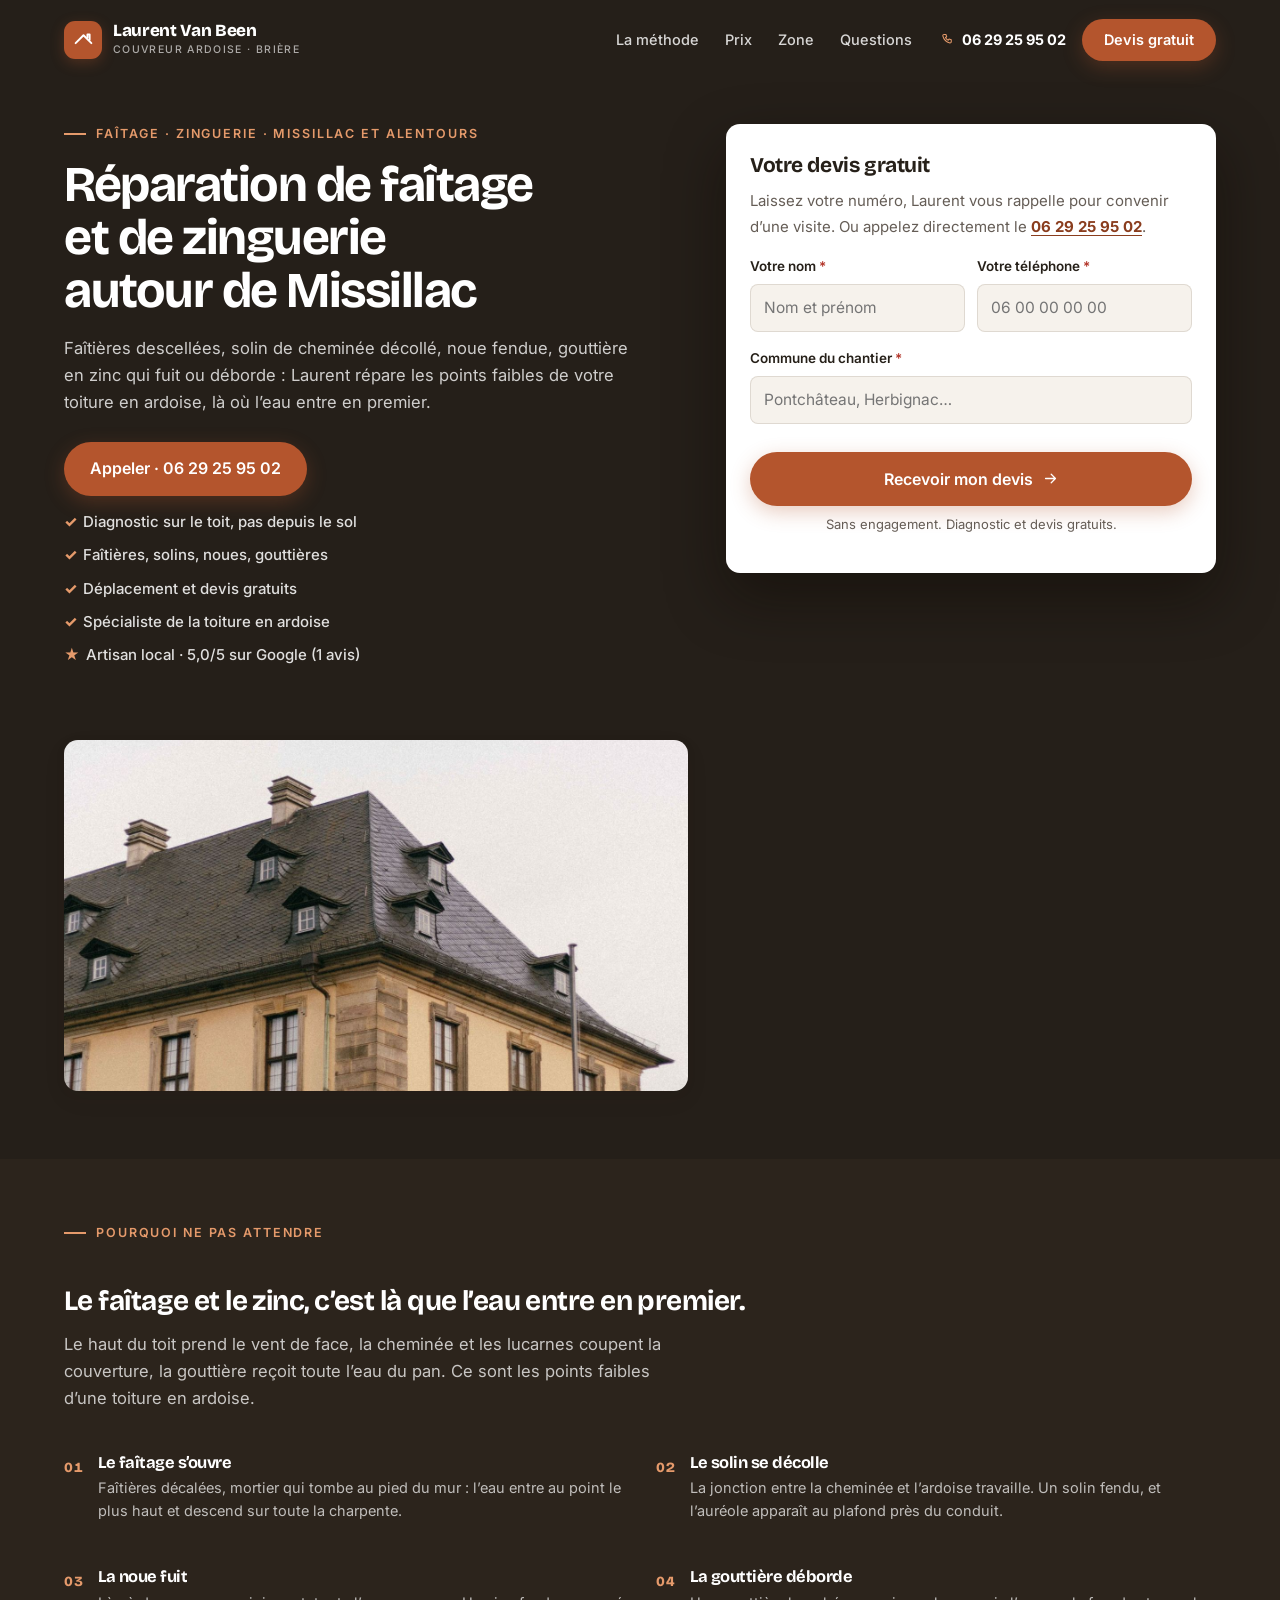
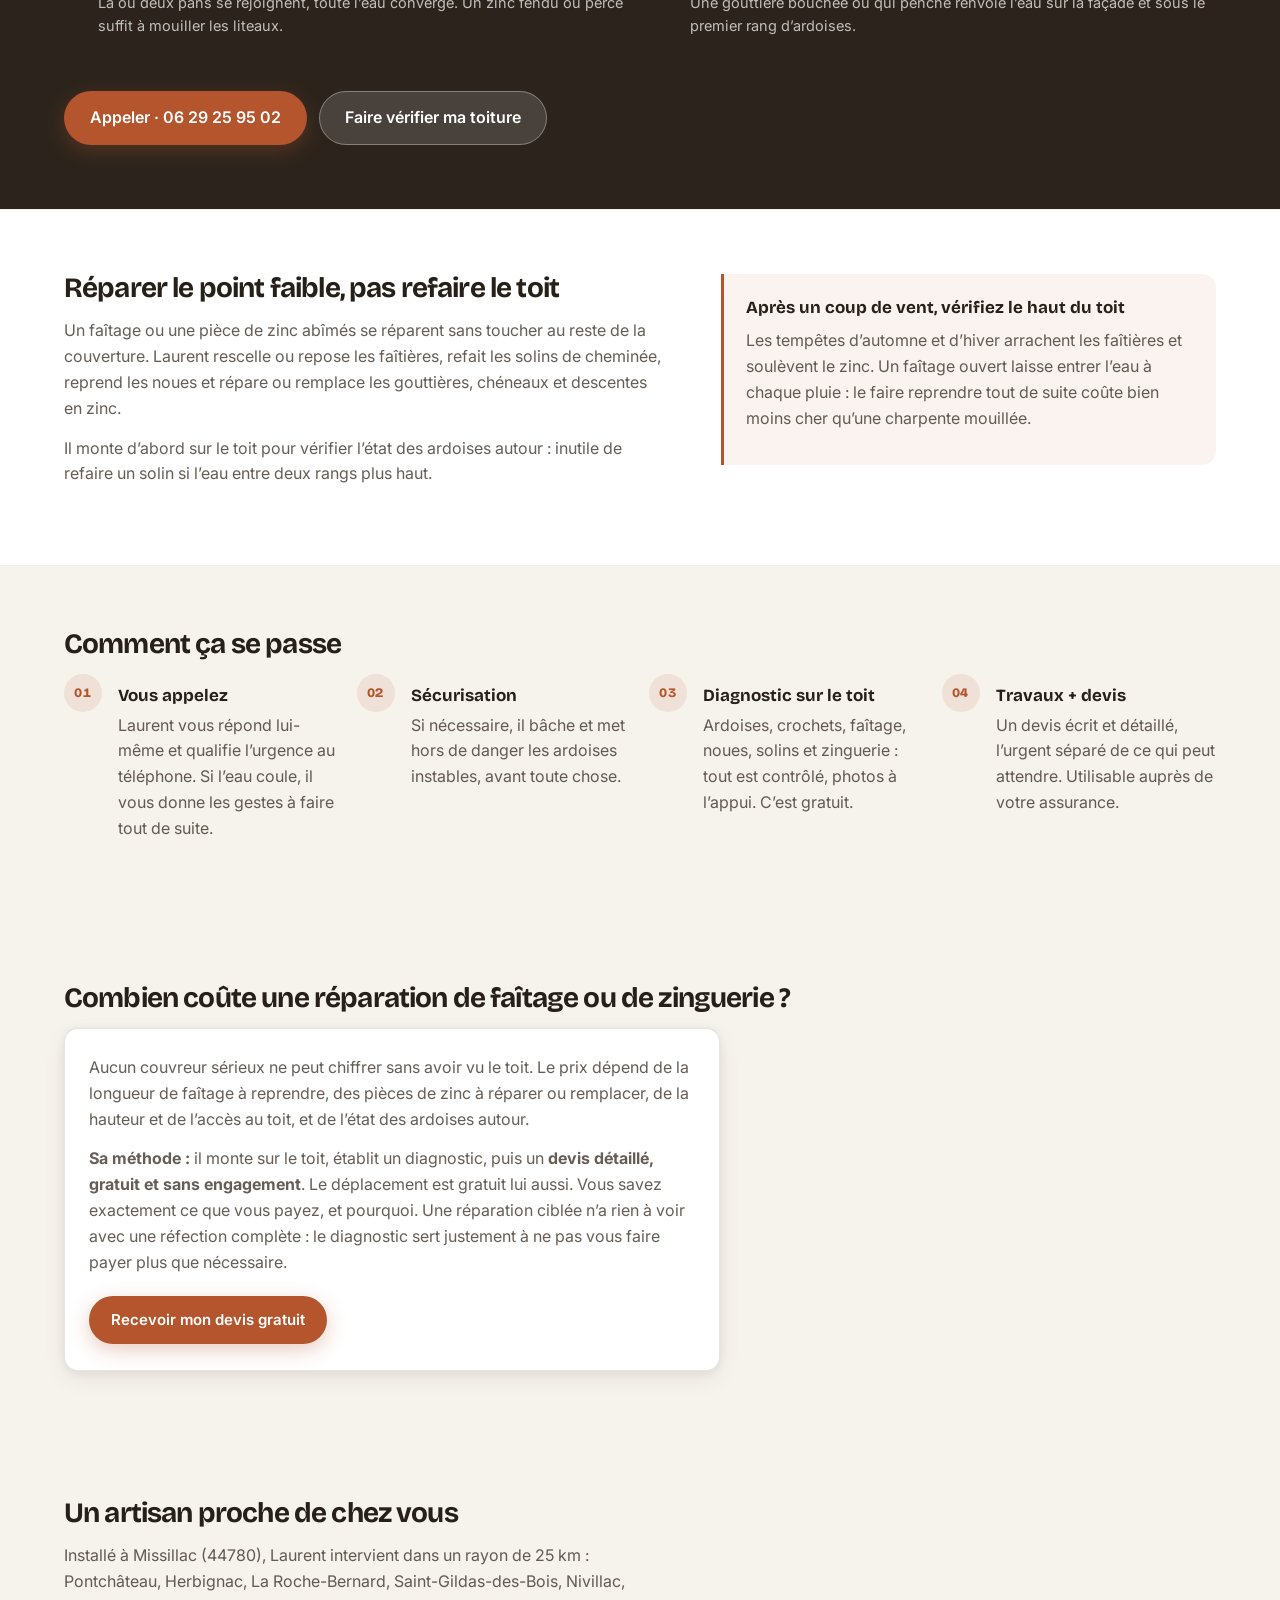
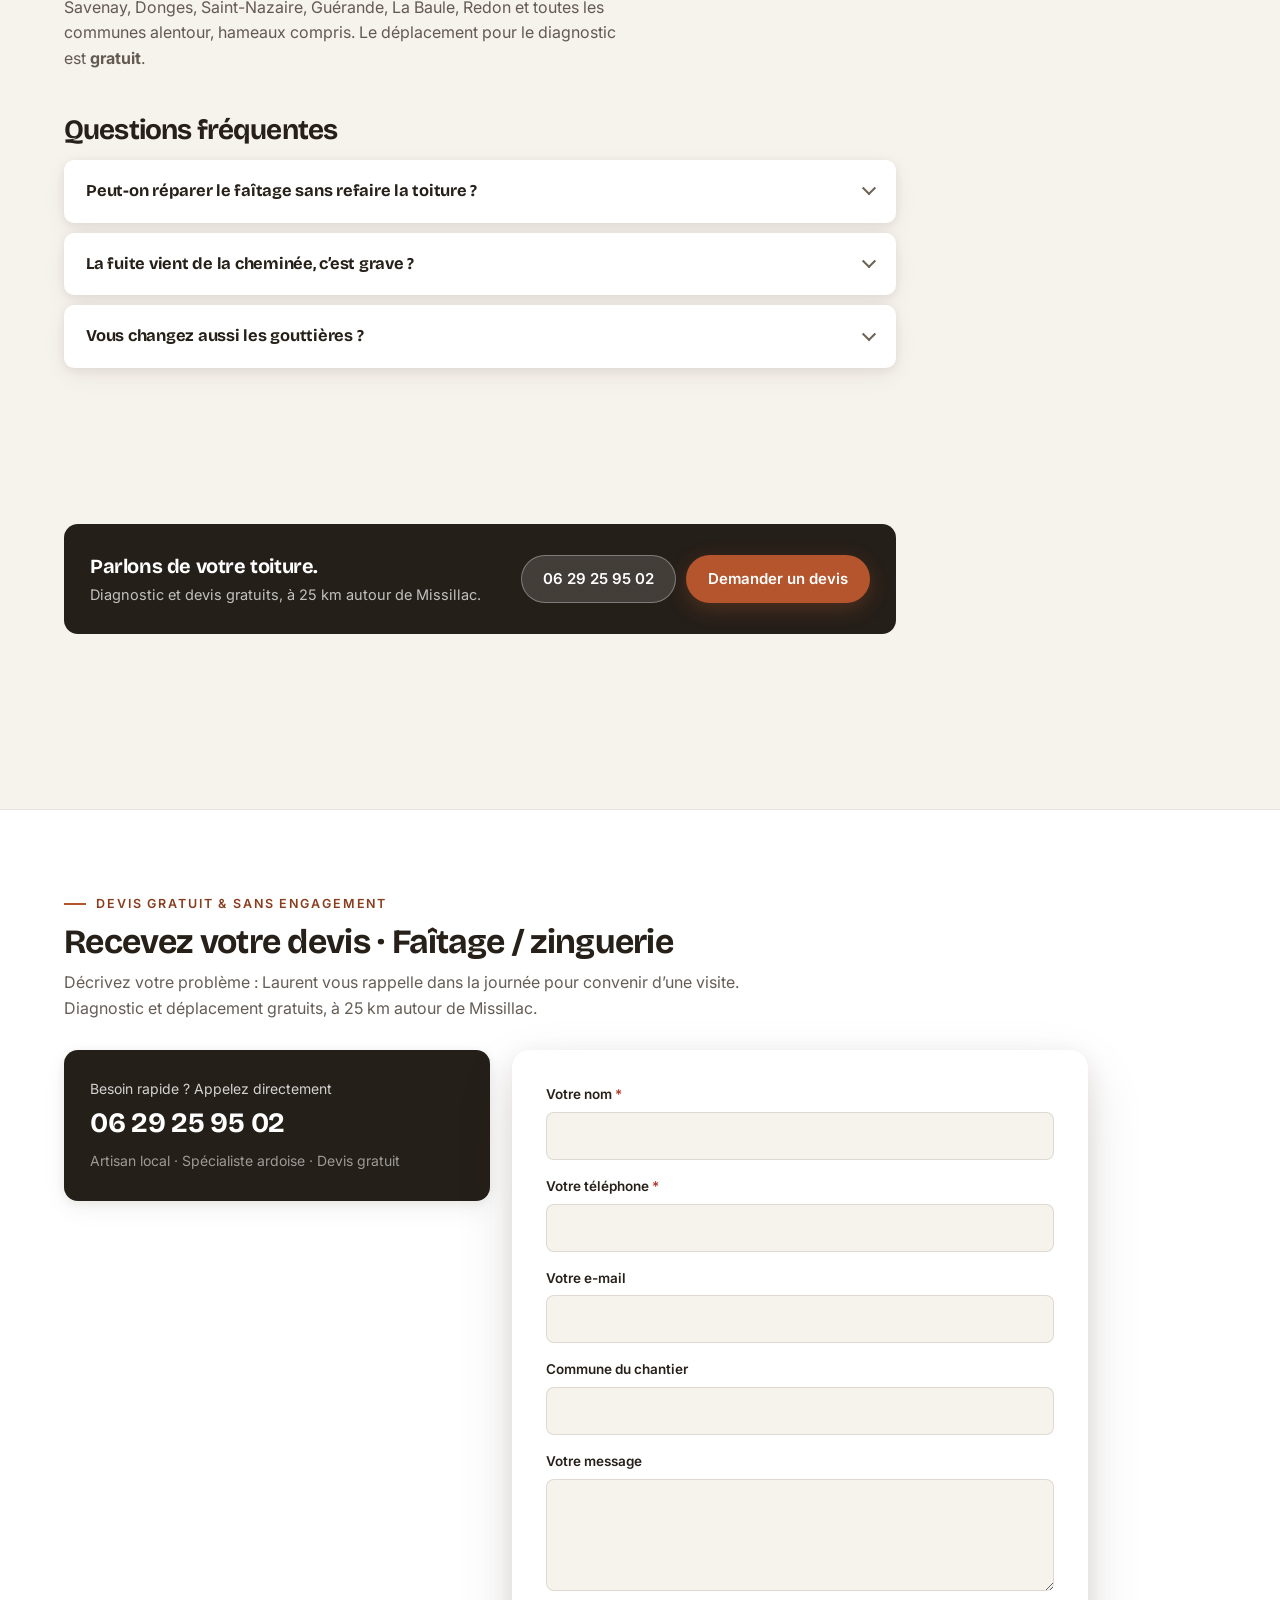
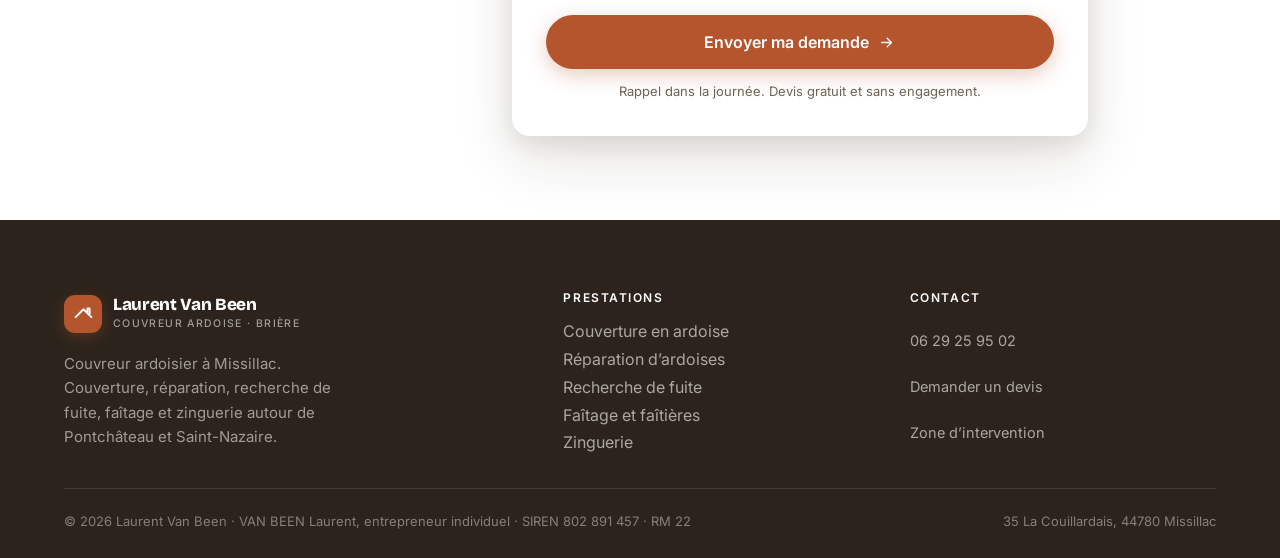
<file: faitage-zinguerie/index.html>
<!DOCTYPE html>
<html lang="fr">
<head>
<meta charset="UTF-8">
<meta name="viewport" content="width=device-width, initial-scale=1">
<title>Faîtage et zinguerie autour de Missillac · Laurent Van Been</title>
<meta name="description" content="Faîtage descellé, solin de cheminée, noue ou gouttière en zinc&nbsp;: réparation par un couvreur ardoise autour de Missillac et Pontchâteau. Devis gratuit.">
<link rel="canonical" href="https://vlcouverture.com/faitage-zinguerie/">
<meta name="robots" content="noindex, nofollow">
<meta property="og:type" content="website">
<meta property="og:locale" content="fr_FR">
<meta property="og:site_name" content="Laurent Van Been">
<meta property="og:title" content="Réparation de faîtage et de zinguerie · Laurent Van Been">
<meta property="og:description" content="Faîtage descellé, solin de cheminée, noue ou gouttière en zinc&nbsp;: réparation par un couvreur ardoise autour de Missillac et Pontchâteau. Devis gratuit.">
<meta property="og:url" content="https://vlcouverture.com/faitage-zinguerie/">
<meta property="og:image" content="https://vlcouverture.com/assets/img/toit-ardoise-lucarnes.jpg">
<link rel="icon" href="../assets/favicon.svg" type="image/svg+xml">
<meta name="theme-color" content="#251f19">
<link rel="preconnect" href="https://fonts.googleapis.com">
<link rel="preconnect" href="https://fonts.gstatic.com" crossorigin>
<link href="https://fonts.googleapis.com/css2?family=Bricolage+Grotesque:opsz,wght@12..96,600;12..96,700;12..96,800&family=Inter:wght@400;500;600;700&display=swap" rel="stylesheet">
<link rel="stylesheet" href="../assets/styles.css?v=5">
<style>
  /* Page prestation : réutilise le design system (variables, kicker, faq, btn). */
  /* Hero sombre : en haut de page la navbar se fond dedans, et reprend son
     fond clair des que le JS pose .scrolled. Sans ca, une barre blanche
     tranche brutalement sur l'aplat sombre. */
  .site-nav:not(.scrolled) { background: transparent; box-shadow: none; }
  .site-nav:not(.scrolled) .brand-txt b { color: #fff; }
  .site-nav:not(.scrolled) .brand-txt span { color: rgba(255, 255, 255, .62); }
  .site-nav:not(.scrolled) .nav-links a { color: rgba(255, 255, 255, .82); }
  .site-nav:not(.scrolled) .nav-links a:hover { color: #fff; }
  .site-nav:not(.scrolled) .nav-tel { color: #fff; }
  .site-nav:not(.scrolled) .burger i,
  .site-nav:not(.scrolled) .burger i::before,
  .site-nav:not(.scrolled) .burger i::after { background: #fff; }
  .site-nav.scrolled { background: rgba(255, 255, 255, .92); -webkit-backdrop-filter: blur(16px); backdrop-filter: blur(16px); box-shadow: 0 1px 0 var(--line); }
  .svc { padding-block: clamp(120px, 14vw, 150px) clamp(64px, 8vw, 112px); }
  .crumbs { font-size: 13px; color: var(--text-mute); margin-bottom: 26px; }
  .crumbs a { color: var(--text-mute); text-decoration: none; }
  .crumbs a:hover { color: var(--accent-deep); }
  .crumbs span { margin: 0 8px; color: var(--accent); }
  .svc h1 { font-size: clamp(30px, 4.4vw, 50px); margin: 14px 0 18px; text-wrap: balance; }
  .svc .lead { margin-top: 0; }
  .svc-meta { margin: 22px 0 0; font-size: 12.5px; font-weight: 600; letter-spacing: .14em; text-transform: uppercase; color: var(--text-mute); }
  .svc h2 { font-size: clamp(21px, 2.6vw, 28px); margin: 44px 0 14px; text-wrap: balance; }
  .svc p { color: var(--text-soft); margin-bottom: 14px; text-wrap: pretty; }
  .svc figure { margin: 34px 0 8px; border-radius: var(--r-md); overflow: hidden; box-shadow: var(--sh-sm); position: relative; }
  .svc figure img { width: 100%; aspect-ratio: 16 / 9; object-fit: cover; }
  .svc figcaption { position: absolute; left: 12px; bottom: 12px; padding: 5px 11px; border-radius: 999px; background: rgba(26, 20, 14, .82); color: #fff; font-size: 11.5px; font-weight: 600; }
  .svc .faq-list { margin-top: 8px; }
  .svc-related { margin-top: 40px; padding-top: 18px; border-top: 1px solid var(--line); display: flex; align-items: baseline; gap: 16px; flex-wrap: wrap; }
  .svc-related b { font-family: var(--display); font-size: 15px; color: var(--ink); }
  .svc-related a { font-size: 15px; }
  .svc-cta { margin-top: 44px; padding: 26px; border-radius: var(--r-md); background: var(--navy-1); color: rgba(255,255,255,.72); display: flex; align-items: center; justify-content: space-between; gap: 18px; flex-wrap: wrap; }
  .svc-cta b { display: block; font-family: var(--display); font-size: 20px; color: #fff; letter-spacing: -.02em; }
  .svc-cta span { font-size: 14.5px; }
  .svc-cta .btns { display: flex; gap: 10px; flex-wrap: wrap; }
  @media (max-width: 640px) { .svc-cta { flex-direction: column; align-items: flex-start; } }
</style>
</head>
<body>

<a href="#main" class="sr-only">Aller au contenu</a>

<nav class="site-nav scrolled" id="nav" aria-label="Navigation principale">
  <div class="nav-inner">
    <a href="#main" class="brand" aria-label="Laurent Van Been">
      <span class="brand-mark" aria-hidden="true">
        <svg viewBox="0 0 24 24" fill="none"><path d="M3 15 12 6l9 9" stroke="currentColor" stroke-width="2.2" stroke-linecap="round" stroke-linejoin="round"/><path d="M16.5 8.5V5h2.5v6" stroke="currentColor" stroke-width="2.2" stroke-linecap="round" stroke-linejoin="round"/></svg>
      </span>
      <span class="brand-txt"><b>Laurent Van Been</b><span>Couvreur ardoise · Brière</span></span>
    </a>
    <ul class="nav-links">
      <li><a href="#methode">La méthode</a></li>
      <li><a href="#prix">Prix</a></li>
      <li><a href="#zone">Zone</a></li>
      <li><a href="#faq">Questions</a></li>
    </ul>
    <div class="nav-cta">
      <a href="tel:+33629259502" class="nav-tel">
        <svg viewBox="0 0 24 24" fill="none" aria-hidden="true"><path d="M6.5 4h3l1.2 3.5-2 1.3a11 11 0 0 0 4.5 4.5l1.3-2 3.5 1.2v3a2 2 0 0 1-2.2 2A15.5 15.5 0 0 1 4.5 6.2 2 2 0 0 1 6.5 4Z" stroke="currentColor" stroke-width="1.7" stroke-linejoin="round"/></svg>
        06 29 25 95 02
      </a>
      <a href="#devis" class="btn btn-accent">Devis gratuit</a>
      <button class="burger" id="burger" aria-expanded="false" aria-controls="mobile-menu" aria-label="Ouvrir le menu"><i></i></button>
    </div>
  </div>
</nav>
<ul class="mobile-menu" id="mobile-menu">
  <li><a href="#methode">La méthode</a></li>
  <li><a href="#prix">Prix</a></li>
  <li><a href="#zone">Zone d’intervention</a></li>
  <li><a href="#devis">Demander un devis</a></li>
  <li><a href="tel:+33629259502">Appeler · 06 29 25 95 02</a></li>
</ul>

<main id="main" class="svc svc-lp">
  <section class="lp-band lp-band-hero">
    <div class="container">
    <div class="lp-hero">
    <div class="lp-hero-txt">
    <p class="kicker">Faîtage · zinguerie · Missillac et alentours</p>
    <h1>Réparation de faîtage et de zinguerie autour de Missillac</h1>
    <p class="lead">Faîtières descellées, solin de cheminée décollé, noue fendue, gouttière en zinc qui fuit ou déborde&nbsp;: Laurent répare les points faibles de votre toiture en ardoise, là où l’eau entre en premier.</p>
    <p class="svc-meta">Devis gratuit · Déplacement gratuit · Spécialiste ardoise</p>
    <div class="svc-hero-cta">
      <a href="tel:+33629259502" class="btn btn-accent btn-lg">Appeler · 06 29 25 95 02</a>
      <a href="#devis-express" class="btn btn-ghost btn-lg">Devis gratuit en ligne</a>
    </div>
    <ul class="svc-trust">
      <li><span>✓</span> Diagnostic sur le toit, pas depuis le sol</li>
      <li><span>✓</span> Faîtières, solins, noues, gouttières</li>
      <li><span>✓</span> Déplacement et devis gratuits</li>
      <li><span>✓</span> Spécialiste de la toiture en ardoise</li>
      <li><span class="star">★</span> Artisan local · 5,0/5 sur Google (1 avis)</li>
    </ul>
    </div>
    <div class="express">
      <div class="express-txt">
        <b>Votre devis gratuit</b>
        <span>Laissez votre numéro, Laurent vous rappelle pour convenir d’une visite.<span class="lp-tel-bis"> Ou appelez directement le
          <a href="tel:+33629259502">06 29 25 95 02</a>.</span></span>
      </div>
      <div class="form">
        <form id="devis-express" novalidate>
          <input type="hidden" name="access_key" value="62658d62-7a68-4450-817b-615d6f444aae">
          <input type="hidden" name="subject" value="Rappel express · Faîtage / zinguerie · Laurent Van Been">
          <input type="hidden" name="from_name" value="Landing Laurent Van Been">
          <input type="hidden" name="prestation" value="Faîtage / zinguerie">
          <input type="checkbox" name="botcheck" class="sr-only" tabindex="-1" autocomplete="off">
          <div class="express-champs">
            <div class="field">
              <label for="x-nom">Votre nom <span class="req" aria-hidden="true">*</span></label>
              <input type="text" id="x-nom" name="nom" autocomplete="name" placeholder="Nom et prénom" required>
              <p class="err">Merci d’indiquer votre nom.</p>
            </div>
            <div class="field">
              <label for="x-tel">Votre téléphone <span class="req" aria-hidden="true">*</span></label>
              <input type="tel" id="x-tel" name="telephone" autocomplete="tel" inputmode="tel" placeholder="06 00 00 00 00" required>
              <p class="err">Merci d’indiquer un téléphone où vous joindre.</p>
            </div>
          </div>
            <div class="field">
              <label for="x-ville">Commune du chantier <span class="req" aria-hidden="true">*</span></label>
              <input type="text" id="x-ville" name="commune" autocomplete="address-level2" placeholder="Pontchâteau, Herbignac…" required>
              <p class="err">Merci d’indiquer la commune du chantier.</p>
            </div>
          <button type="submit" class="btn btn-accent btn-lg">Recevoir mon devis
            <svg class="ar" viewBox="0 0 24 24" fill="none" aria-hidden="true"><path d="M5 12h14M13 6l6 6-6 6" stroke="currentColor" stroke-width="1.8" stroke-linecap="round" stroke-linejoin="round"/></svg>
          </button>
          <p class="form-foot">Sans engagement. Diagnostic et devis gratuits.</p>
        </form>
        <div class="form-state" role="status" aria-live="polite">
          <div class="ico"><svg width="24" height="24" viewBox="0 0 24 24" fill="none" aria-hidden="true"><path d="M20 6 9 17l-5-5" stroke="currentColor" stroke-width="2.5" stroke-linecap="round" stroke-linejoin="round"/></svg></div>
          <b>C’est noté.</b>
          <p>Laurent vous rappelle dans la journée.</p>
          <a href="tel:+33629259502" class="fallback-tel">06 29 25 95 02</a>
        </div>
        <div class="form-state is-error" role="alert" aria-live="assertive">
          <div class="ico"><svg width="24" height="24" viewBox="0 0 24 24" fill="none" aria-hidden="true"><circle cx="12" cy="12" r="9" stroke="currentColor" stroke-width="2"/><path d="M12 8v5M12 17h.01" stroke="currentColor" stroke-width="2.5" stroke-linecap="round"/></svg></div>
          <b>L’envoi n’a pas abouti.</b>
          <p>Appelez directement, il répond.</p>
          <a href="tel:+33629259502" class="fallback-tel">06 29 25 95 02</a>
        </div>
      </div>
    </div>
      <figure class="lp-preuve"><img src="../assets/img/toit-ardoise-lucarnes.jpg" width="1200" height="675" decoding="async" alt="Toiture en ardoise avec faîtage et lucarnes, image d’illustration."></figure>
    </div>
    </div>
  </section>
  <section class="lp-band lp-risque">
    <div class="container">
      <p class="kicker">Pourquoi ne pas attendre</p>
      <h2>Le faîtage et le zinc, c’est là que l’eau entre en premier.</h2>
      <p class="lead">Le haut du toit prend le vent de face, la cheminée et les lucarnes coupent la couverture, la gouttière reçoit toute l’eau du pan. Ce sont les points faibles d’une toiture en ardoise.</p>
      <div class="risque-liste">
        <div class="risque">
          <span class="n">01</span>
          <div>
            <h3>Le faîtage s’ouvre</h3>
            <p>Faîtières décalées, mortier qui tombe au pied du mur&nbsp;: l’eau entre au point le plus haut et descend sur toute la charpente.</p>
          </div>
        </div>
        <div class="risque">
          <span class="n">02</span>
          <div>
            <h3>Le solin se décolle</h3>
            <p>La jonction entre la cheminée et l’ardoise travaille. Un solin fendu, et l’auréole apparaît au plafond près du conduit.</p>
          </div>
        </div>
        <div class="risque">
          <span class="n">03</span>
          <div>
            <h3>La noue fuit</h3>
            <p>Là où deux pans se rejoignent, toute l’eau converge. Un zinc fendu ou percé suffit à mouiller les liteaux.</p>
          </div>
        </div>
        <div class="risque">
          <span class="n">04</span>
          <div>
            <h3>La gouttière déborde</h3>
            <p>Une gouttière bouchée ou qui penche renvoie l’eau sur la façade et sous le premier rang d’ardoises.</p>
          </div>
        </div>
      </div>
      <div class="risque-cta">
        <a href="tel:+33629259502" class="btn btn-accent btn-lg">Appeler · 06 29 25 95 02</a>
        <a href="#devis-express" class="btn btn-glass btn-lg">Faire vérifier ma toiture</a>
      </div>
    </div>
  </section>
  <section class="lp-band lp-band-blanc lp-band-texte">
    <div class="container">
    <h2>Réparer le point faible, pas refaire le toit</h2>
    <p>Un faîtage ou une pièce de zinc abîmés se réparent sans toucher au reste de la couverture. Laurent rescelle ou repose les faîtières, refait les solins de cheminée, reprend les noues et répare ou remplace les gouttières, chéneaux et descentes en zinc.</p>
    <p>Il monte d’abord sur le toit pour vérifier l’état des ardoises autour&nbsp;: inutile de refaire un solin si l’eau entre deux rangs plus haut.</p>
    <div class="urgent-box">
      <b>Après un coup de vent, vérifiez le haut du toit</b>
      <p>Les tempêtes d’automne et d’hiver arrachent les faîtières et soulèvent le zinc. Un faîtage ouvert laisse entrer l’eau à chaque pluie&nbsp;: le faire reprendre tout de suite coûte bien moins cher qu’une charpente mouillée.</p>
    </div>
    </div>
  </section>
  <section class="lp-band" id="methode">
    <div class="container">
    <h2>Comment ça se passe</h2>
    <ol class="steps">
      <li><span class="step-n">01</span><b>Vous appelez</b><p>Laurent vous répond lui-même et qualifie l’urgence au téléphone. Si l’eau coule, il vous donne les gestes à faire tout de suite.</p></li>
      <li><span class="step-n">02</span><b>Sécurisation</b><p>Si nécessaire, il bâche et met hors de danger les ardoises instables, avant toute chose.</p></li>
      <li><span class="step-n">03</span><b>Diagnostic sur le toit</b><p>Ardoises, crochets, faîtage, noues, solins et zinguerie&nbsp;: tout est contrôlé, photos à l’appui. C’est gratuit.</p></li>
      <li><span class="step-n">04</span><b>Travaux + devis</b><p>Un devis écrit et détaillé, l’urgent séparé de ce qui peut attendre. Utilisable auprès de votre assurance.</p></li>
    </ol>
    </div>
  </section>
  <section class="lp-band" id="prix">
    <div class="container">
    <h2>Combien coûte une réparation de faîtage ou de zinguerie&nbsp;?</h2>
    <div class="budget-box">
      <p>Aucun couvreur sérieux ne peut chiffrer sans avoir vu le toit. Le prix dépend de la longueur de faîtage à reprendre, des pièces de zinc à réparer ou remplacer, de la hauteur et de l’accès au toit, et de l’état des ardoises autour.</p>
      <p><strong>Sa méthode&nbsp;:</strong> il monte sur le toit, établit un diagnostic, puis un <strong>devis détaillé, gratuit et sans engagement</strong>. Le déplacement est gratuit lui aussi. Vous savez exactement ce que vous payez, et pourquoi. Une réparation ciblée n’a rien à voir avec une réfection complète&nbsp;: le diagnostic sert justement à ne pas vous faire payer plus que nécessaire.</p>
      <a href="#devis" class="btn btn-accent">Recevoir mon devis gratuit</a>
    </div>
    </div>
  </section>
  <section class="lp-band" id="zone">
    <div class="container">
    <h2>Un artisan proche de chez vous</h2>
    <p>Installé à Missillac (44780), Laurent intervient dans un rayon de 25 km&nbsp;: Pontchâteau, Herbignac, La Roche-Bernard, Saint-Gildas-des-Bois, Nivillac, Savenay, Donges, Saint-Nazaire, Guérande, La Baule, Redon et toutes les communes alentour, hameaux compris. Le déplacement pour le diagnostic est <strong>gratuit</strong>.</p>

    <h2 id="faq">Questions fréquentes</h2>
    <div class="faq-list">
      <details name="faq">
        <summary>Peut-on réparer le faîtage sans refaire la toiture&nbsp;?</summary>
        <p class="answer">Oui. Le faîtage se reprend sur la longueur abîmée, sans toucher au reste de la couverture si les ardoises sont saines.</p>
      </details>
      <details name="faq">
        <summary>La fuite vient de la cheminée, c’est grave&nbsp;?</summary>
        <p class="answer">Le plus souvent, c’est le solin&nbsp;: la jonction en zinc ou en mortier entre la souche et l’ardoise. Elle se refait sans toucher au reste du toit.</p>
      </details>
      <details name="faq">
        <summary>Vous changez aussi les gouttières&nbsp;?</summary>
        <p class="answer">Oui&nbsp;: réparation ou remplacement des gouttières, chéneaux et descentes en zinc.</p>
      </details>
    </div>
    </div>
  </section>
  <section class="lp-band lp-band-cta">
    <div class="container">
    <div class="svc-cta">
      <div>
        <b>Parlons de votre toiture.</b>
        <span>Diagnostic et devis gratuits, à 25 km autour de Missillac.</span>
      </div>
      <div class="btns">
        <a href="tel:+33629259502" class="btn btn-glass">06 29 25 95 02</a>
        <a href="#devis" class="btn btn-accent">Demander un devis</a>
      </div>
    </div>
    </div>
  </section>
</main>


<section id="devis" class="svc-formsec lp-formsec">
  <div class="container">
    <p class="kicker">Devis gratuit &amp; sans engagement</p>
    <h2 class="svc-formsec-h">Recevez votre devis · Faîtage / zinguerie</h2>
    <p class="svc-formsec-lead">Décrivez votre problème&nbsp;: Laurent vous rappelle dans la journée pour convenir d’une visite. Diagnostic et déplacement gratuits, à 25 km autour de Missillac.</p>
    <div class="svc-formsec-grid">
      <a href="tel:+33629259502" class="svc-callcard">
        <span>Besoin rapide&nbsp;? Appelez directement</span>
        <b>06 29 25 95 02</b>
        <span class="svc-callcard-note">Artisan local · Spécialiste ardoise · Devis gratuit</span>
      </a>
      <div class="form">
        <form id="devis-form" novalidate>
          <input type="hidden" name="access_key" value="62658d62-7a68-4450-817b-615d6f444aae">
          <input type="hidden" name="subject" value="Devis Faîtage / zinguerie · Laurent Van Been">
          <input type="hidden" name="from_name" value="Landing Laurent Van Been">
          <input type="hidden" name="prestation" value="Faîtage / zinguerie">
          <input type="checkbox" name="botcheck" class="sr-only" tabindex="-1" autocomplete="off">
          <div class="field">
            <label for="f-nom">Votre nom <span class="req" aria-hidden="true">*</span></label>
            <input type="text" id="f-nom" name="nom" autocomplete="name" required>
            <p class="err">Merci d’indiquer votre nom.</p>
          </div>
          <div class="field">
            <label for="f-tel">Votre téléphone <span class="req" aria-hidden="true">*</span></label>
            <input type="tel" id="f-tel" name="telephone" autocomplete="tel" inputmode="tel" required>
            <p class="err">Merci d’indiquer un téléphone où vous joindre.</p>
          </div>
          <div class="field">
            <label for="f-mail">Votre e-mail</label>
            <input type="email" id="f-mail" name="email" autocomplete="email" inputmode="email">
            <p class="err">Cet e-mail ne semble pas valide.</p>
          </div>
          <div class="field">
            <label for="f-ville">Commune du chantier</label>
            <input type="text" id="f-ville" name="commune" autocomplete="address-level2">
          </div>
          <div class="field">
            <label for="f-msg">Votre message</label>
            <textarea id="f-msg" name="message"></textarea>
          </div>
          <button type="submit" class="btn btn-accent btn-lg" id="submit-btn">Envoyer ma demande
            <svg class="ar" viewBox="0 0 24 24" fill="none" aria-hidden="true"><path d="M5 12h14M13 6l6 6-6 6" stroke="currentColor" stroke-width="1.8" stroke-linecap="round" stroke-linejoin="round"/></svg>
          </button>
          <p class="form-foot">Rappel dans la journée. Devis gratuit et sans engagement.</p>
        </form>
        <div class="form-state" id="form-ok" role="status" aria-live="polite">
          <div class="ico"><svg width="24" height="24" viewBox="0 0 24 24" fill="none" aria-hidden="true"><path d="M20 6 9 17l-5-5" stroke="currentColor" stroke-width="2.5" stroke-linecap="round" stroke-linejoin="round"/></svg></div>
          <b>Message reçu.</b>
          <p>Laurent vous rappelle dans la journée pour convenir d’une visite.</p>
          <a href="tel:+33629259502" class="fallback-tel">06 29 25 95 02</a>
        </div>
        <div class="form-state is-error" id="form-ko" role="alert" aria-live="assertive">
          <div class="ico"><svg width="24" height="24" viewBox="0 0 24 24" fill="none" aria-hidden="true"><circle cx="12" cy="12" r="9" stroke="currentColor" stroke-width="2"/><path d="M12 8v5M12 17h.01" stroke="currentColor" stroke-width="2.5" stroke-linecap="round"/></svg></div>
          <b>L’envoi n’a pas abouti.</b>
          <p>Le plus simple est de l’appeler directement&nbsp;: il répond.</p>
          <a href="tel:+33629259502" class="fallback-tel">06 29 25 95 02</a>
        </div>
      </div>
    </div>
  </div>
</section>

<footer class="footer">
  <div class="container">
    <div class="footer-grid">
      <div class="footer-brand">
        <a href="#main" class="brand">
          <span class="brand-mark" aria-hidden="true">
            <svg viewBox="0 0 24 24" fill="none"><path d="M3 15 12 6l9 9" stroke="currentColor" stroke-width="2.2" stroke-linecap="round" stroke-linejoin="round"/><path d="M16.5 8.5V5h2.5v6" stroke="currentColor" stroke-width="2.2" stroke-linecap="round" stroke-linejoin="round"/></svg>
          </span>
          <span class="brand-txt"><b>Laurent Van Been</b><span>Couvreur ardoise · Brière</span></span>
        </a>
        <p>Couvreur ardoisier à Missillac. Couverture, réparation, recherche de fuite, faîtage et zinguerie autour de Pontchâteau et Saint-Nazaire.</p>
      </div>
      <div>
        <h3>Prestations</h3>
        <ul>
          <li>Couverture en ardoise</li>
          <li>Réparation d’ardoises</li>
          <li>Recherche de fuite</li>
          <li>Faîtage et faîtières</li>
          <li>Zinguerie</li>
        </ul>
      </div>
      <div>
        <h3>Contact</h3>
        <ul>
          <li><a href="tel:+33629259502">06 29 25 95 02</a></li>
          <li><a href="#devis">Demander un devis</a></li>
          <li><a href="#zone">Zone d’intervention</a></li>
        </ul>
      </div>
    </div>
    <div class="footer-bot">
      <span>© 2026 Laurent Van Been · VAN BEEN Laurent, entrepreneur individuel · SIREN 802 891 457 · RM 22</span>
      <span>35 La Couillardais, 44780 Missillac</span>
    </div>
  </div>
</footer>
<div class="callbar" id="callbar">
  <a href="tel:+33629259502" class="btn btn-glass">
    <svg width="15" height="15" viewBox="0 0 24 24" fill="none" aria-hidden="true"><path d="M6.5 4h3l1.2 3.5-2 1.3a11 11 0 0 0 4.5 4.5l1.3-2 3.5 1.2v3a2 2 0 0 1-2.2 2A15.5 15.5 0 0 1 4.5 6.2 2 2 0 0 1 6.5 4Z" stroke="currentColor" stroke-width="1.7" stroke-linejoin="round"/></svg>
    Appeler
  </a>
  <a href="#devis" class="btn btn-accent">Devis gratuit</a>
</div>

<script type="application/ld+json">
{"@context":"https://schema.org","@type":"RoofingContractor","name":"Laurent Van Been","telephone":"+33629259502","url":"https://vlcouverture.com/faitage-zinguerie/","address":{"@type":"PostalAddress","streetAddress":"35 La Couillardais","addressLocality":"Missillac","postalCode":"44780","addressRegion":"Pays de la Loire","addressCountry":"FR"},"areaServed":"Missillac, Pontchâteau, Herbignac, Saint-Nazaire, Guérande"}
</script>
<script src="../assets/script.js?v=6" defer></script>
</body>
</html>
</file>
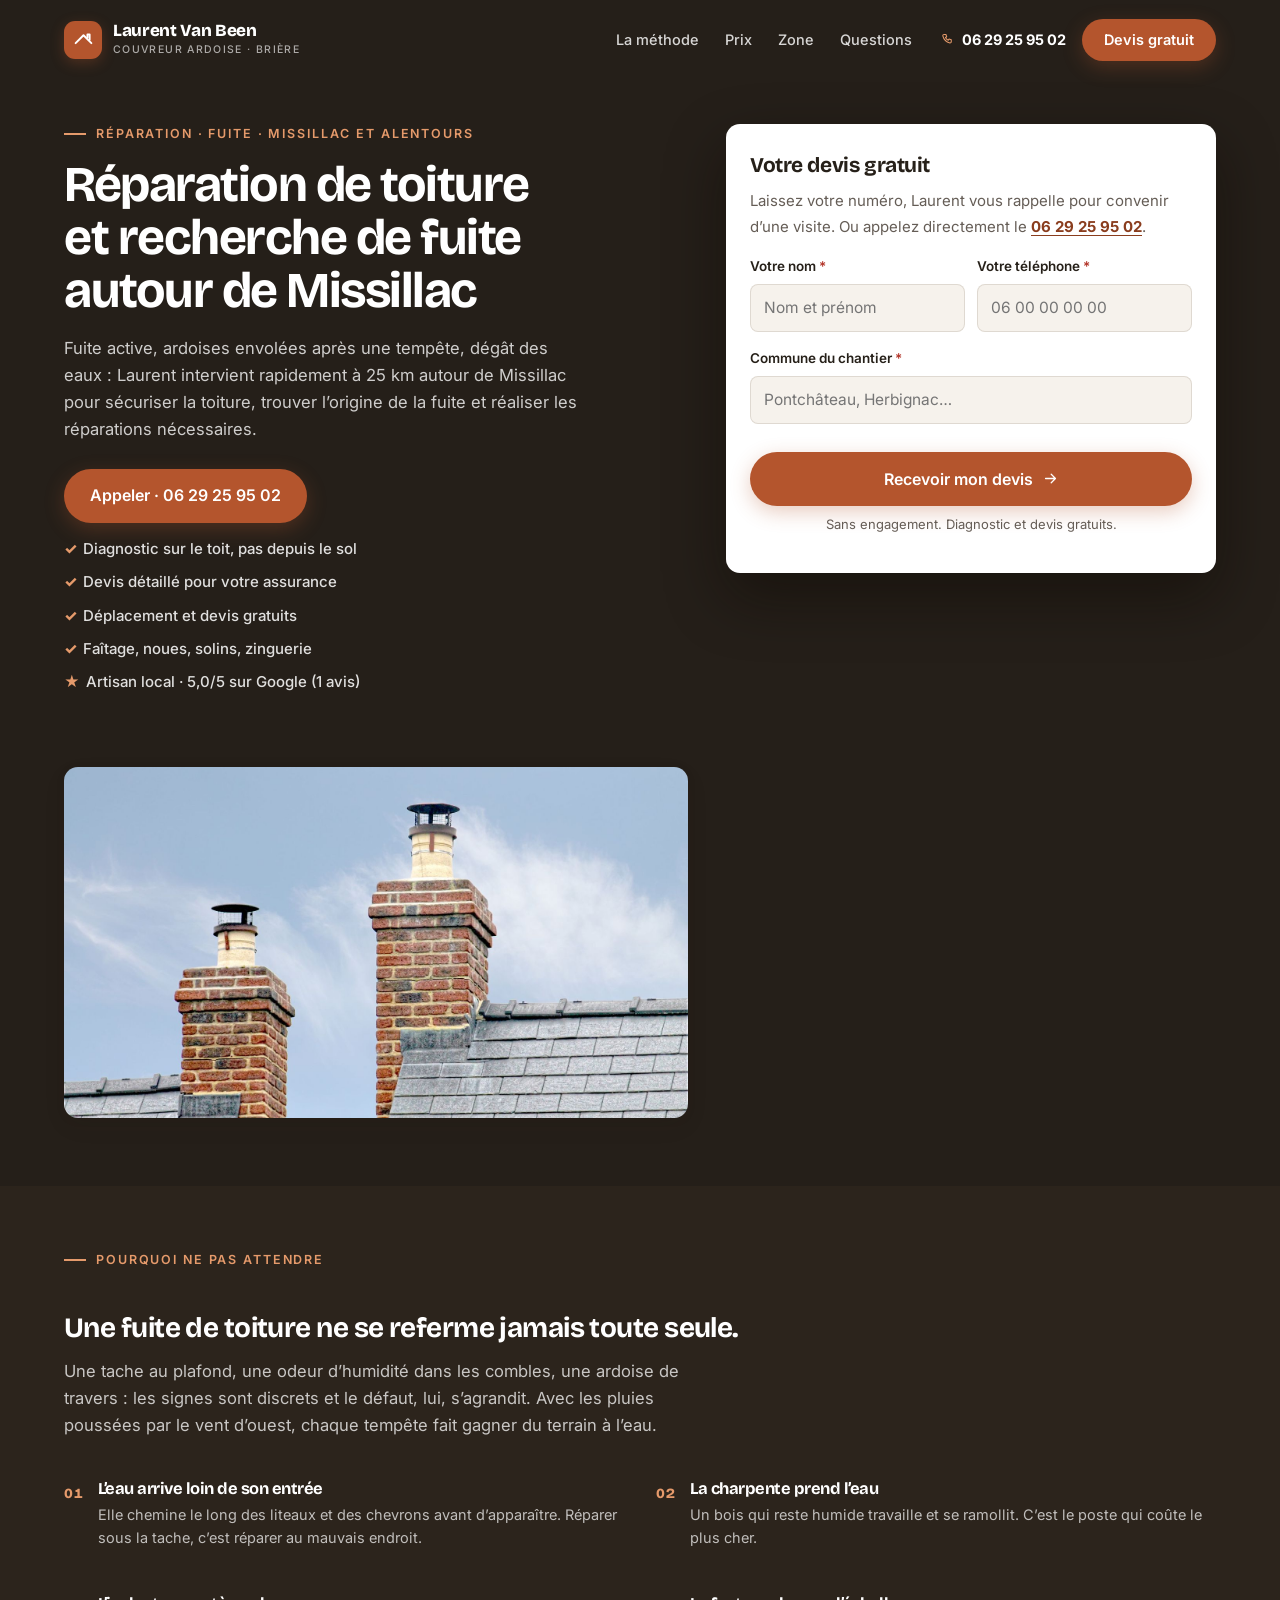
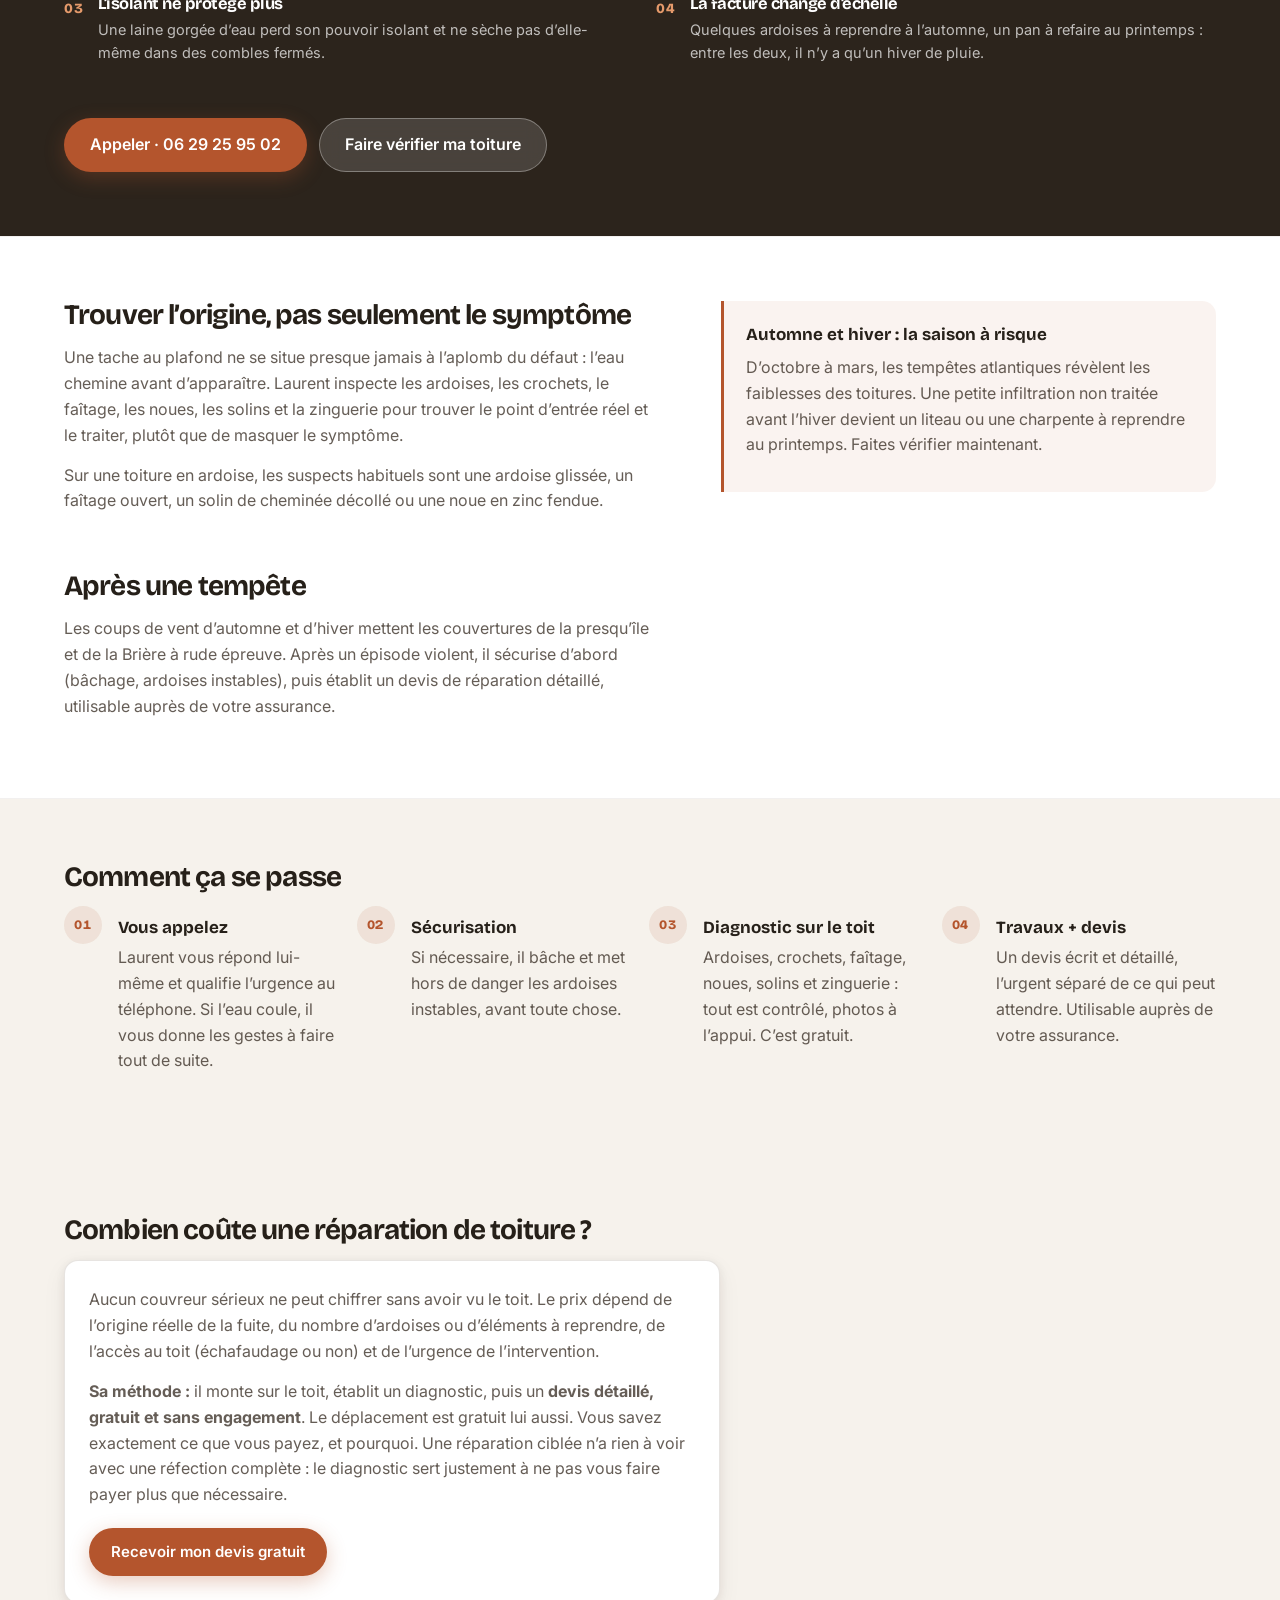
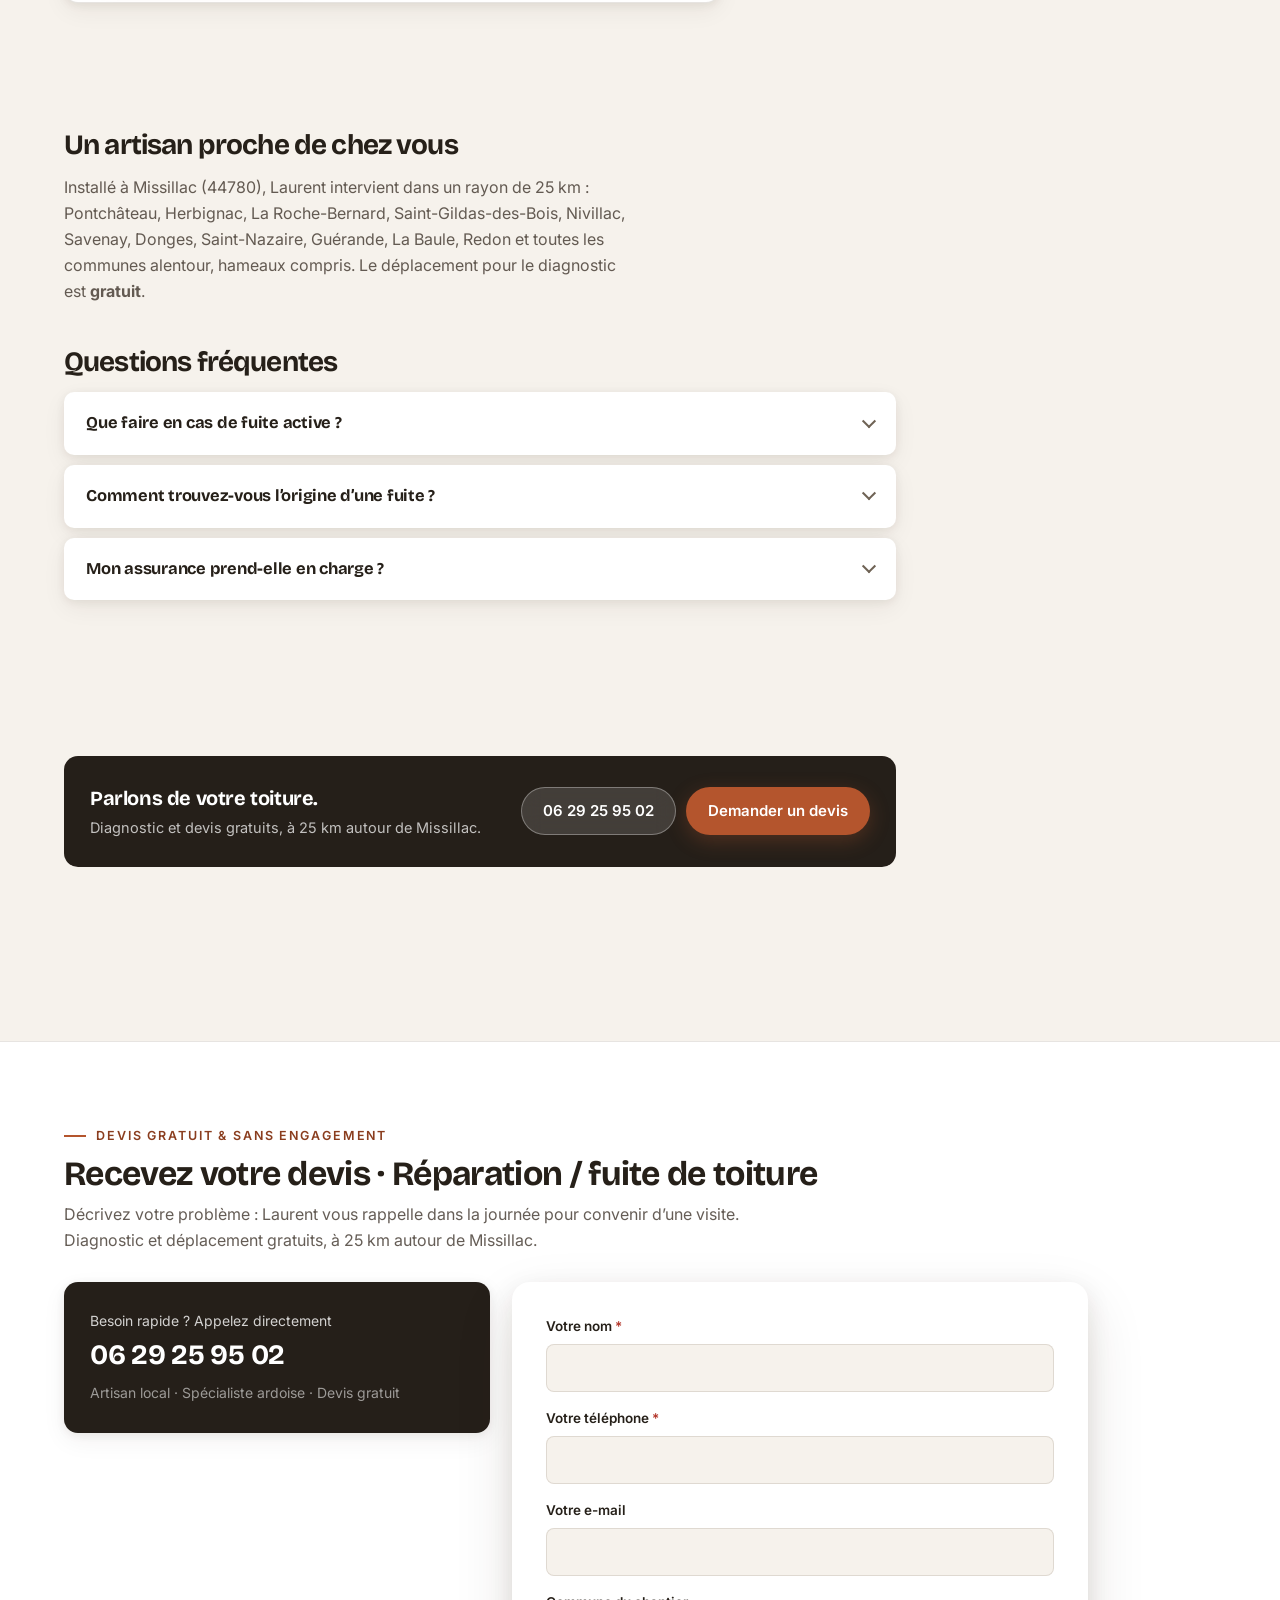
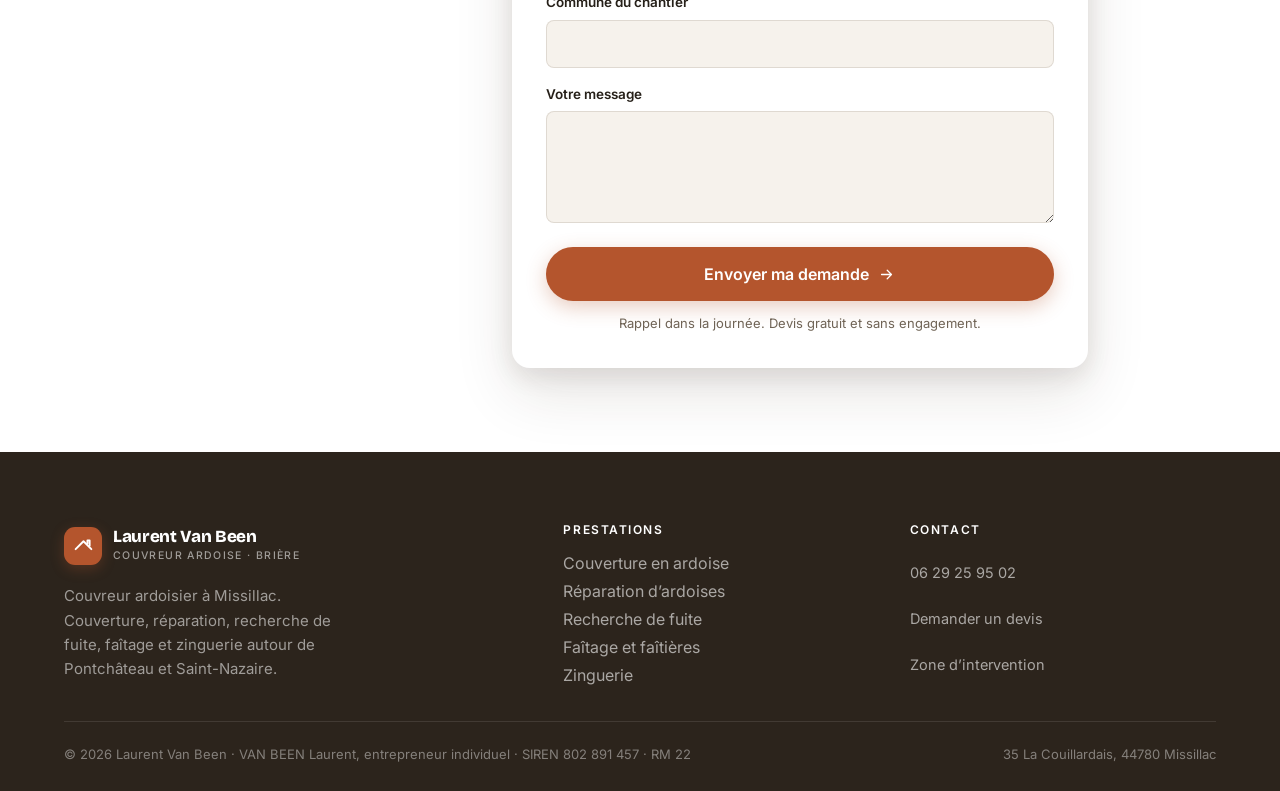
<file: reparation-fuite-toiture/index.html>
<!DOCTYPE html>
<html lang="fr">
<head>
<meta charset="UTF-8">
<meta name="viewport" content="width=device-width, initial-scale=1">
<title>Fuite de toiture autour de Missillac · Réparation · Laurent Van Been</title>
<meta name="description" content="Fuite de toiture, ardoises envolées après une tempête, dégât des eaux&nbsp;: couvreur ardoise autour de Missillac et Pontchâteau. Diagnostic et devis gratuits.">
<link rel="canonical" href="https://vlcouverture.com/reparation-fuite-toiture/">
<meta name="robots" content="noindex, nofollow">
<meta property="og:type" content="website">
<meta property="og:locale" content="fr_FR">
<meta property="og:site_name" content="Laurent Van Been">
<meta property="og:title" content="Réparation de toiture et recherche de fuite · Laurent Van Been">
<meta property="og:description" content="Fuite de toiture, ardoises envolées après une tempête, dégât des eaux&nbsp;: couvreur ardoise autour de Missillac et Pontchâteau. Diagnostic et devis gratuits.">
<meta property="og:url" content="https://vlcouverture.com/reparation-fuite-toiture/">
<meta property="og:image" content="https://vlcouverture.com/assets/img/souches-cheminee.jpg">
<link rel="icon" href="../assets/favicon.svg" type="image/svg+xml">
<meta name="theme-color" content="#251f19">
<link rel="preconnect" href="https://fonts.googleapis.com">
<link rel="preconnect" href="https://fonts.gstatic.com" crossorigin>
<link href="https://fonts.googleapis.com/css2?family=Bricolage+Grotesque:opsz,wght@12..96,600;12..96,700;12..96,800&family=Inter:wght@400;500;600;700&display=swap" rel="stylesheet">
<link rel="stylesheet" href="../assets/styles.css?v=5">
<style>
  /* Page prestation : réutilise le design system (variables, kicker, faq, btn). */
  /* Hero sombre : en haut de page la navbar se fond dedans, et reprend son
     fond clair des que le JS pose .scrolled. Sans ca, une barre blanche
     tranche brutalement sur l'aplat sombre. */
  .site-nav:not(.scrolled) { background: transparent; box-shadow: none; }
  .site-nav:not(.scrolled) .brand-txt b { color: #fff; }
  .site-nav:not(.scrolled) .brand-txt span { color: rgba(255, 255, 255, .62); }
  .site-nav:not(.scrolled) .nav-links a { color: rgba(255, 255, 255, .82); }
  .site-nav:not(.scrolled) .nav-links a:hover { color: #fff; }
  .site-nav:not(.scrolled) .nav-tel { color: #fff; }
  .site-nav:not(.scrolled) .burger i,
  .site-nav:not(.scrolled) .burger i::before,
  .site-nav:not(.scrolled) .burger i::after { background: #fff; }
  .site-nav.scrolled { background: rgba(255, 255, 255, .92); -webkit-backdrop-filter: blur(16px); backdrop-filter: blur(16px); box-shadow: 0 1px 0 var(--line); }
  .svc { padding-block: clamp(120px, 14vw, 150px) clamp(64px, 8vw, 112px); }
  .crumbs { font-size: 13px; color: var(--text-mute); margin-bottom: 26px; }
  .crumbs a { color: var(--text-mute); text-decoration: none; }
  .crumbs a:hover { color: var(--accent-deep); }
  .crumbs span { margin: 0 8px; color: var(--accent); }
  .svc h1 { font-size: clamp(30px, 4.4vw, 50px); margin: 14px 0 18px; text-wrap: balance; }
  .svc .lead { margin-top: 0; }
  .svc-meta { margin: 22px 0 0; font-size: 12.5px; font-weight: 600; letter-spacing: .14em; text-transform: uppercase; color: var(--text-mute); }
  .svc h2 { font-size: clamp(21px, 2.6vw, 28px); margin: 44px 0 14px; text-wrap: balance; }
  .svc p { color: var(--text-soft); margin-bottom: 14px; text-wrap: pretty; }
  .svc figure { margin: 34px 0 8px; border-radius: var(--r-md); overflow: hidden; box-shadow: var(--sh-sm); position: relative; }
  .svc figure img { width: 100%; aspect-ratio: 16 / 9; object-fit: cover; }
  .svc figcaption { position: absolute; left: 12px; bottom: 12px; padding: 5px 11px; border-radius: 999px; background: rgba(26, 20, 14, .82); color: #fff; font-size: 11.5px; font-weight: 600; }
  .svc .faq-list { margin-top: 8px; }
  .svc-related { margin-top: 40px; padding-top: 18px; border-top: 1px solid var(--line); display: flex; align-items: baseline; gap: 16px; flex-wrap: wrap; }
  .svc-related b { font-family: var(--display); font-size: 15px; color: var(--ink); }
  .svc-related a { font-size: 15px; }
  .svc-cta { margin-top: 44px; padding: 26px; border-radius: var(--r-md); background: var(--navy-1); color: rgba(255,255,255,.72); display: flex; align-items: center; justify-content: space-between; gap: 18px; flex-wrap: wrap; }
  .svc-cta b { display: block; font-family: var(--display); font-size: 20px; color: #fff; letter-spacing: -.02em; }
  .svc-cta span { font-size: 14.5px; }
  .svc-cta .btns { display: flex; gap: 10px; flex-wrap: wrap; }
  @media (max-width: 640px) { .svc-cta { flex-direction: column; align-items: flex-start; } }
</style>
</head>
<body>

<a href="#main" class="sr-only">Aller au contenu</a>

<nav class="site-nav scrolled" id="nav" aria-label="Navigation principale">
  <div class="nav-inner">
    <a href="#main" class="brand" aria-label="Laurent Van Been">
      <span class="brand-mark" aria-hidden="true">
        <svg viewBox="0 0 24 24" fill="none"><path d="M3 15 12 6l9 9" stroke="currentColor" stroke-width="2.2" stroke-linecap="round" stroke-linejoin="round"/><path d="M16.5 8.5V5h2.5v6" stroke="currentColor" stroke-width="2.2" stroke-linecap="round" stroke-linejoin="round"/></svg>
      </span>
      <span class="brand-txt"><b>Laurent Van Been</b><span>Couvreur ardoise · Brière</span></span>
    </a>
    <ul class="nav-links">
      <li><a href="#methode">La méthode</a></li>
      <li><a href="#prix">Prix</a></li>
      <li><a href="#zone">Zone</a></li>
      <li><a href="#faq">Questions</a></li>
    </ul>
    <div class="nav-cta">
      <a href="tel:+33629259502" class="nav-tel">
        <svg viewBox="0 0 24 24" fill="none" aria-hidden="true"><path d="M6.5 4h3l1.2 3.5-2 1.3a11 11 0 0 0 4.5 4.5l1.3-2 3.5 1.2v3a2 2 0 0 1-2.2 2A15.5 15.5 0 0 1 4.5 6.2 2 2 0 0 1 6.5 4Z" stroke="currentColor" stroke-width="1.7" stroke-linejoin="round"/></svg>
        06 29 25 95 02
      </a>
      <a href="#devis" class="btn btn-accent">Devis gratuit</a>
      <button class="burger" id="burger" aria-expanded="false" aria-controls="mobile-menu" aria-label="Ouvrir le menu"><i></i></button>
    </div>
  </div>
</nav>
<ul class="mobile-menu" id="mobile-menu">
  <li><a href="#methode">La méthode</a></li>
  <li><a href="#prix">Prix</a></li>
  <li><a href="#zone">Zone d’intervention</a></li>
  <li><a href="#devis">Demander un devis</a></li>
  <li><a href="tel:+33629259502">Appeler · 06 29 25 95 02</a></li>
</ul>

<main id="main" class="svc svc-lp">
  <section class="lp-band lp-band-hero">
    <div class="container">
    <div class="lp-hero">
    <div class="lp-hero-txt">
    <p class="kicker">Réparation · fuite · Missillac et alentours</p>
    <h1>Réparation de toiture et recherche de fuite autour de Missillac</h1>
    <p class="lead">Fuite active, ardoises envolées après une tempête, dégât des eaux&nbsp;: Laurent intervient rapidement à 25 km autour de Missillac pour sécuriser la toiture, trouver l’origine de la fuite et réaliser les réparations nécessaires.</p>
    <p class="svc-meta">Devis gratuit · Déplacement gratuit · Spécialiste ardoise</p>
    <div class="svc-hero-cta">
      <a href="tel:+33629259502" class="btn btn-accent btn-lg">Appeler · 06 29 25 95 02</a>
      <a href="#devis-express" class="btn btn-ghost btn-lg">Devis gratuit en ligne</a>
    </div>
    <ul class="svc-trust">
      <li><span>✓</span> Diagnostic sur le toit, pas depuis le sol</li>
      <li><span>✓</span> Devis détaillé pour votre assurance</li>
      <li><span>✓</span> Déplacement et devis gratuits</li>
      <li><span>✓</span> Faîtage, noues, solins, zinguerie</li>
      <li><span class="star">★</span> Artisan local · 5,0/5 sur Google (1 avis)</li>
    </ul>
    </div>
    <div class="express">
      <div class="express-txt">
        <b>Votre devis gratuit</b>
        <span>Laissez votre numéro, Laurent vous rappelle pour convenir d’une visite.<span class="lp-tel-bis"> Ou appelez directement le
          <a href="tel:+33629259502">06 29 25 95 02</a>.</span></span>
      </div>
      <div class="form">
        <form id="devis-express" novalidate>
          <input type="hidden" name="access_key" value="62658d62-7a68-4450-817b-615d6f444aae">
          <input type="hidden" name="subject" value="Rappel express · Réparation / fuite de toiture · Laurent Van Been">
          <input type="hidden" name="from_name" value="Landing Laurent Van Been">
          <input type="hidden" name="prestation" value="Réparation / fuite de toiture">
          <input type="checkbox" name="botcheck" class="sr-only" tabindex="-1" autocomplete="off">
          <div class="express-champs">
            <div class="field">
              <label for="x-nom">Votre nom <span class="req" aria-hidden="true">*</span></label>
              <input type="text" id="x-nom" name="nom" autocomplete="name" placeholder="Nom et prénom" required>
              <p class="err">Merci d’indiquer votre nom.</p>
            </div>
            <div class="field">
              <label for="x-tel">Votre téléphone <span class="req" aria-hidden="true">*</span></label>
              <input type="tel" id="x-tel" name="telephone" autocomplete="tel" inputmode="tel" placeholder="06 00 00 00 00" required>
              <p class="err">Merci d’indiquer un téléphone où vous joindre.</p>
            </div>
          </div>
            <div class="field">
              <label for="x-ville">Commune du chantier <span class="req" aria-hidden="true">*</span></label>
              <input type="text" id="x-ville" name="commune" autocomplete="address-level2" placeholder="Pontchâteau, Herbignac…" required>
              <p class="err">Merci d’indiquer la commune du chantier.</p>
            </div>
          <button type="submit" class="btn btn-accent btn-lg">Recevoir mon devis
            <svg class="ar" viewBox="0 0 24 24" fill="none" aria-hidden="true"><path d="M5 12h14M13 6l6 6-6 6" stroke="currentColor" stroke-width="1.8" stroke-linecap="round" stroke-linejoin="round"/></svg>
          </button>
          <p class="form-foot">Sans engagement. Diagnostic et devis gratuits.</p>
        </form>
        <div class="form-state" role="status" aria-live="polite">
          <div class="ico"><svg width="24" height="24" viewBox="0 0 24 24" fill="none" aria-hidden="true"><path d="M20 6 9 17l-5-5" stroke="currentColor" stroke-width="2.5" stroke-linecap="round" stroke-linejoin="round"/></svg></div>
          <b>C’est noté.</b>
          <p>Laurent vous rappelle dans la journée.</p>
          <a href="tel:+33629259502" class="fallback-tel">06 29 25 95 02</a>
        </div>
        <div class="form-state is-error" role="alert" aria-live="assertive">
          <div class="ico"><svg width="24" height="24" viewBox="0 0 24 24" fill="none" aria-hidden="true"><circle cx="12" cy="12" r="9" stroke="currentColor" stroke-width="2"/><path d="M12 8v5M12 17h.01" stroke="currentColor" stroke-width="2.5" stroke-linecap="round"/></svg></div>
          <b>L’envoi n’a pas abouti.</b>
          <p>Appelez directement, il répond.</p>
          <a href="tel:+33629259502" class="fallback-tel">06 29 25 95 02</a>
        </div>
      </div>
    </div>
      <figure class="lp-preuve"><img src="../assets/img/souches-cheminee.jpg" width="1200" height="675" decoding="async" alt="Souches de cheminée sur une toiture en ardoise, image d’illustration."></figure>
    </div>
    </div>
  </section>
  <section class="lp-band lp-risque">
    <div class="container">
      <p class="kicker">Pourquoi ne pas attendre</p>
      <h2>Une fuite de toiture ne se referme jamais toute seule.</h2>
      <p class="lead">Une tache au plafond, une odeur d’humidité dans les combles, une ardoise de travers&nbsp;: les signes sont discrets et le défaut, lui, s’agrandit. Avec les pluies poussées par le vent d’ouest, chaque tempête fait gagner du terrain à l’eau.</p>
      <div class="risque-liste">
        <div class="risque">
          <span class="n">01</span>
          <div>
            <h3>L’eau arrive loin de son entrée</h3>
            <p>Elle chemine le long des liteaux et des chevrons avant d’apparaître. Réparer sous la tache, c’est réparer au mauvais endroit.</p>
          </div>
        </div>
        <div class="risque">
          <span class="n">02</span>
          <div>
            <h3>La charpente prend l’eau</h3>
            <p>Un bois qui reste humide travaille et se ramollit. C’est le poste qui coûte le plus cher.</p>
          </div>
        </div>
        <div class="risque">
          <span class="n">03</span>
          <div>
            <h3>L’isolant ne protège plus</h3>
            <p>Une laine gorgée d’eau perd son pouvoir isolant et ne sèche pas d’elle-même dans des combles fermés.</p>
          </div>
        </div>
        <div class="risque">
          <span class="n">04</span>
          <div>
            <h3>La facture change d’échelle</h3>
            <p>Quelques ardoises à reprendre à l’automne, un pan à refaire au printemps&nbsp;: entre les deux, il n’y a qu’un hiver de pluie.</p>
          </div>
        </div>
      </div>
      <div class="risque-cta">
        <a href="tel:+33629259502" class="btn btn-accent btn-lg">Appeler · 06 29 25 95 02</a>
        <a href="#devis-express" class="btn btn-glass btn-lg">Faire vérifier ma toiture</a>
      </div>
    </div>
  </section>
  <section class="lp-band lp-band-blanc lp-band-texte">
    <div class="container">
    <h2>Trouver l’origine, pas seulement le symptôme</h2>
    <p>Une tache au plafond ne se situe presque jamais à l’aplomb du défaut&nbsp;: l’eau chemine avant d’apparaître. Laurent inspecte les ardoises, les crochets, le faîtage, les noues, les solins et la zinguerie pour trouver le point d’entrée réel et le traiter, plutôt que de masquer le symptôme.</p>
    <p>Sur une toiture en ardoise, les suspects habituels sont une ardoise glissée, un faîtage ouvert, un solin de cheminée décollé ou une noue en zinc fendue.</p>
    <h2>Après une tempête</h2>
    <p>Les coups de vent d’automne et d’hiver mettent les couvertures de la presqu’île et de la Brière à rude épreuve. Après un épisode violent, il sécurise d’abord (bâchage, ardoises instables), puis établit un devis de réparation détaillé, utilisable auprès de votre assurance.</p>
    <div class="urgent-box">
      <b>Automne et hiver&nbsp;: la saison à risque</b>
      <p>D’octobre à mars, les tempêtes atlantiques révèlent les faiblesses des toitures. Une petite infiltration non traitée avant l’hiver devient un liteau ou une charpente à reprendre au printemps. Faites vérifier maintenant.</p>
    </div>
    </div>
  </section>
  <section class="lp-band" id="methode">
    <div class="container">
    <h2>Comment ça se passe</h2>
    <ol class="steps">
      <li><span class="step-n">01</span><b>Vous appelez</b><p>Laurent vous répond lui-même et qualifie l’urgence au téléphone. Si l’eau coule, il vous donne les gestes à faire tout de suite.</p></li>
      <li><span class="step-n">02</span><b>Sécurisation</b><p>Si nécessaire, il bâche et met hors de danger les ardoises instables, avant toute chose.</p></li>
      <li><span class="step-n">03</span><b>Diagnostic sur le toit</b><p>Ardoises, crochets, faîtage, noues, solins et zinguerie&nbsp;: tout est contrôlé, photos à l’appui. C’est gratuit.</p></li>
      <li><span class="step-n">04</span><b>Travaux + devis</b><p>Un devis écrit et détaillé, l’urgent séparé de ce qui peut attendre. Utilisable auprès de votre assurance.</p></li>
    </ol>
    </div>
  </section>
  <section class="lp-band" id="prix">
    <div class="container">
    <h2>Combien coûte une réparation de toiture&nbsp;?</h2>
    <div class="budget-box">
      <p>Aucun couvreur sérieux ne peut chiffrer sans avoir vu le toit. Le prix dépend de l’origine réelle de la fuite, du nombre d’ardoises ou d’éléments à reprendre, de l’accès au toit (échafaudage ou non) et de l’urgence de l’intervention.</p>
      <p><strong>Sa méthode&nbsp;:</strong> il monte sur le toit, établit un diagnostic, puis un <strong>devis détaillé, gratuit et sans engagement</strong>. Le déplacement est gratuit lui aussi. Vous savez exactement ce que vous payez, et pourquoi. Une réparation ciblée n’a rien à voir avec une réfection complète&nbsp;: le diagnostic sert justement à ne pas vous faire payer plus que nécessaire.</p>
      <a href="#devis" class="btn btn-accent">Recevoir mon devis gratuit</a>
    </div>
    </div>
  </section>
  <section class="lp-band" id="zone">
    <div class="container">
    <h2>Un artisan proche de chez vous</h2>
    <p>Installé à Missillac (44780), Laurent intervient dans un rayon de 25 km&nbsp;: Pontchâteau, Herbignac, La Roche-Bernard, Saint-Gildas-des-Bois, Nivillac, Savenay, Donges, Saint-Nazaire, Guérande, La Baule, Redon et toutes les communes alentour, hameaux compris. Le déplacement pour le diagnostic est <strong>gratuit</strong>.</p>

    <h2 id="faq">Questions fréquentes</h2>
    <div class="faq-list">
      <details name="faq">
        <summary>Que faire en cas de fuite active&nbsp;?</summary>
        <p class="answer">Mettez ce qui craint l’eau à l’abri, placez un récipient sous l’écoulement et appelez Laurent. Il intervient rapidement pour sécuriser la toiture avant la réparation définitive.</p>
      </details>
      <details name="faq">
        <summary>Comment trouvez-vous l’origine d’une fuite&nbsp;?</summary>
        <p class="answer">En montant sur le toit et en remontant le chemin de l’eau&nbsp;: ardoises glissées, crochets cassés, faîtage, noues, solins de cheminée, chéneaux.</p>
      </details>
      <details name="faq">
        <summary>Mon assurance prend-elle en charge&nbsp;?</summary>
        <p class="answer">Après une tempête, souvent oui, selon votre contrat. Le devis détaillé et les photos du point d’entrée servent à votre déclaration.</p>
      </details>
    </div>
    </div>
  </section>
  <section class="lp-band lp-band-cta">
    <div class="container">
    <div class="svc-cta">
      <div>
        <b>Parlons de votre toiture.</b>
        <span>Diagnostic et devis gratuits, à 25 km autour de Missillac.</span>
      </div>
      <div class="btns">
        <a href="tel:+33629259502" class="btn btn-glass">06 29 25 95 02</a>
        <a href="#devis" class="btn btn-accent">Demander un devis</a>
      </div>
    </div>
    </div>
  </section>
</main>


<section id="devis" class="svc-formsec lp-formsec">
  <div class="container">
    <p class="kicker">Devis gratuit &amp; sans engagement</p>
    <h2 class="svc-formsec-h">Recevez votre devis · Réparation / fuite de toiture</h2>
    <p class="svc-formsec-lead">Décrivez votre problème&nbsp;: Laurent vous rappelle dans la journée pour convenir d’une visite. Diagnostic et déplacement gratuits, à 25 km autour de Missillac.</p>
    <div class="svc-formsec-grid">
      <a href="tel:+33629259502" class="svc-callcard">
        <span>Besoin rapide&nbsp;? Appelez directement</span>
        <b>06 29 25 95 02</b>
        <span class="svc-callcard-note">Artisan local · Spécialiste ardoise · Devis gratuit</span>
      </a>
      <div class="form">
        <form id="devis-form" novalidate>
          <input type="hidden" name="access_key" value="62658d62-7a68-4450-817b-615d6f444aae">
          <input type="hidden" name="subject" value="Devis Réparation / fuite de toiture · Laurent Van Been">
          <input type="hidden" name="from_name" value="Landing Laurent Van Been">
          <input type="hidden" name="prestation" value="Réparation / fuite de toiture">
          <input type="checkbox" name="botcheck" class="sr-only" tabindex="-1" autocomplete="off">
          <div class="field">
            <label for="f-nom">Votre nom <span class="req" aria-hidden="true">*</span></label>
            <input type="text" id="f-nom" name="nom" autocomplete="name" required>
            <p class="err">Merci d’indiquer votre nom.</p>
          </div>
          <div class="field">
            <label for="f-tel">Votre téléphone <span class="req" aria-hidden="true">*</span></label>
            <input type="tel" id="f-tel" name="telephone" autocomplete="tel" inputmode="tel" required>
            <p class="err">Merci d’indiquer un téléphone où vous joindre.</p>
          </div>
          <div class="field">
            <label for="f-mail">Votre e-mail</label>
            <input type="email" id="f-mail" name="email" autocomplete="email" inputmode="email">
            <p class="err">Cet e-mail ne semble pas valide.</p>
          </div>
          <div class="field">
            <label for="f-ville">Commune du chantier</label>
            <input type="text" id="f-ville" name="commune" autocomplete="address-level2">
          </div>
          <div class="field">
            <label for="f-msg">Votre message</label>
            <textarea id="f-msg" name="message"></textarea>
          </div>
          <button type="submit" class="btn btn-accent btn-lg" id="submit-btn">Envoyer ma demande
            <svg class="ar" viewBox="0 0 24 24" fill="none" aria-hidden="true"><path d="M5 12h14M13 6l6 6-6 6" stroke="currentColor" stroke-width="1.8" stroke-linecap="round" stroke-linejoin="round"/></svg>
          </button>
          <p class="form-foot">Rappel dans la journée. Devis gratuit et sans engagement.</p>
        </form>
        <div class="form-state" id="form-ok" role="status" aria-live="polite">
          <div class="ico"><svg width="24" height="24" viewBox="0 0 24 24" fill="none" aria-hidden="true"><path d="M20 6 9 17l-5-5" stroke="currentColor" stroke-width="2.5" stroke-linecap="round" stroke-linejoin="round"/></svg></div>
          <b>Message reçu.</b>
          <p>Laurent vous rappelle dans la journée pour convenir d’une visite.</p>
          <a href="tel:+33629259502" class="fallback-tel">06 29 25 95 02</a>
        </div>
        <div class="form-state is-error" id="form-ko" role="alert" aria-live="assertive">
          <div class="ico"><svg width="24" height="24" viewBox="0 0 24 24" fill="none" aria-hidden="true"><circle cx="12" cy="12" r="9" stroke="currentColor" stroke-width="2"/><path d="M12 8v5M12 17h.01" stroke="currentColor" stroke-width="2.5" stroke-linecap="round"/></svg></div>
          <b>L’envoi n’a pas abouti.</b>
          <p>Le plus simple est de l’appeler directement&nbsp;: il répond.</p>
          <a href="tel:+33629259502" class="fallback-tel">06 29 25 95 02</a>
        </div>
      </div>
    </div>
  </div>
</section>

<footer class="footer">
  <div class="container">
    <div class="footer-grid">
      <div class="footer-brand">
        <a href="#main" class="brand">
          <span class="brand-mark" aria-hidden="true">
            <svg viewBox="0 0 24 24" fill="none"><path d="M3 15 12 6l9 9" stroke="currentColor" stroke-width="2.2" stroke-linecap="round" stroke-linejoin="round"/><path d="M16.5 8.5V5h2.5v6" stroke="currentColor" stroke-width="2.2" stroke-linecap="round" stroke-linejoin="round"/></svg>
          </span>
          <span class="brand-txt"><b>Laurent Van Been</b><span>Couvreur ardoise · Brière</span></span>
        </a>
        <p>Couvreur ardoisier à Missillac. Couverture, réparation, recherche de fuite, faîtage et zinguerie autour de Pontchâteau et Saint-Nazaire.</p>
      </div>
      <div>
        <h3>Prestations</h3>
        <ul>
          <li>Couverture en ardoise</li>
          <li>Réparation d’ardoises</li>
          <li>Recherche de fuite</li>
          <li>Faîtage et faîtières</li>
          <li>Zinguerie</li>
        </ul>
      </div>
      <div>
        <h3>Contact</h3>
        <ul>
          <li><a href="tel:+33629259502">06 29 25 95 02</a></li>
          <li><a href="#devis">Demander un devis</a></li>
          <li><a href="#zone">Zone d’intervention</a></li>
        </ul>
      </div>
    </div>
    <div class="footer-bot">
      <span>© 2026 Laurent Van Been · VAN BEEN Laurent, entrepreneur individuel · SIREN 802 891 457 · RM 22</span>
      <span>35 La Couillardais, 44780 Missillac</span>
    </div>
  </div>
</footer>
<div class="callbar" id="callbar">
  <a href="tel:+33629259502" class="btn btn-glass">
    <svg width="15" height="15" viewBox="0 0 24 24" fill="none" aria-hidden="true"><path d="M6.5 4h3l1.2 3.5-2 1.3a11 11 0 0 0 4.5 4.5l1.3-2 3.5 1.2v3a2 2 0 0 1-2.2 2A15.5 15.5 0 0 1 4.5 6.2 2 2 0 0 1 6.5 4Z" stroke="currentColor" stroke-width="1.7" stroke-linejoin="round"/></svg>
    Appeler
  </a>
  <a href="#devis" class="btn btn-accent">Devis gratuit</a>
</div>

<script type="application/ld+json">
{"@context":"https://schema.org","@type":"RoofingContractor","name":"Laurent Van Been","telephone":"+33629259502","url":"https://vlcouverture.com/reparation-fuite-toiture/","address":{"@type":"PostalAddress","streetAddress":"35 La Couillardais","addressLocality":"Missillac","postalCode":"44780","addressRegion":"Pays de la Loire","addressCountry":"FR"},"areaServed":"Missillac, Pontchâteau, Herbignac, Saint-Nazaire, Guérande"}
</script>
<script src="../assets/script.js?v=6" defer></script>
</body>
</html>
</file>
<file: assets/styles.css>
/* ============================================================
   Laurent Van Been · Couvreur ardoise, Missillac
   Structure héritée du système maison (bento, hero plein cadre, chips,
   Bricolage Grotesque + Inter) ; palette et séparateurs refaits pour
   le métier : terre cuite / charbon chaud / papier pierre, lignes de
   toit à la place des vagues. Aucun hex en dur hors de :root.
   ============================================================ */

:root {
  /* Palette métier couvreur : terre cuite (tuile), charbon chaud (ardoise
     brûlée / zinc patiné), papier chaud (pierre). Le bleu SaaS d'origine
     (hérité d'un gabarit de nettoyage) ne disait pas le
     secteur. Neutres chauds cohérents, aucun mélange chaud/froid. */
  --ink:        #262019;
  --text:       rgba(38, 30, 22, 0.88);
  --text-soft:  rgba(52, 42, 33, 0.76);
  --text-mute:  #6f6355;

  --bg:         #f6f2ec;
  --bg-deep:    #efe9e0;
  --surface:    #ffffff;

  --line:       rgba(70, 50, 30, 0.13);
  --line-soft:  rgba(70, 50, 30, 0.07);

  --accent:        #b4552d;
  --accent-deep:   #8a3d1e;
  --accent-bright: #e59a6b;
  --accent-tint:   rgba(180, 85, 45, .10);
  --accent-tint-2: rgba(180, 85, 45, .18);

  /* Noms hérités du gabarit d'origine ; valeurs = charbon chaud. */
  --navy-1: #251f19;
  --navy-2: #2c241c;

  --danger:      #b3362b;
  --danger-tint: rgba(179, 54, 43, .12);

  /* Rayons resserrés : le tout-arrondi « bulle » est un tell IA/SaaS. */
  --r-xs: 8px;
  --r-sm: 10px;
  --r-md: 14px;
  --r-lg: 18px;
  --r-xl: 24px;

  --sh-sm: 0 2px 10px rgba(48, 34, 20, .07), 0 8px 24px rgba(48, 34, 20, .06);
  --sh-lg: 0 8px 24px rgba(48, 34, 20, .10), 0 24px 60px rgba(48, 34, 20, .12);

  --maxw: 1200px;
  --display: "Bricolage Grotesque", ui-sans-serif, sans-serif;
  --font: "Inter", ui-sans-serif, sans-serif;
  --ease: cubic-bezier(.2, .8, .2, 1);
}

*, *::before, *::after { box-sizing: border-box; margin: 0; padding: 0; }
/* scroll-padding-top : la navbar est fixe et fait 78px. Sans cette réserve,
   chaque clic du menu fait atterrir le titre de section SOUS la barre. */
html { scroll-behavior: smooth; -webkit-text-size-adjust: 100%; scroll-padding-top: 96px; }

body {
  font-family: var(--font);
  font-size: 16px;
  line-height: 1.62;
  color: var(--text);
  background: var(--bg);
  -webkit-font-smoothing: antialiased;
  overflow-x: hidden;
}

/* height:auto : les attributs width/height du HTML posent une hauteur fixe
   qui neutraliserait aspect-ratio. Les règles plus spécifiques reprennent
   la main avec height:100%. */
img, video { max-width: 100%; display: block; height: auto; }

h1, h2, h3 { font-family: var(--display); color: var(--ink); letter-spacing: -.03em; line-height: 1.06; font-weight: 700; }

/* --accent sur --bg ne donne que 4,06:1 — sous le minimum AA de 4,5 pour du
   texte. On réserve --accent aux aplats (boutons, icônes) et on passe le texte
   en --accent-deep (6,4:1). */
a { color: var(--accent-deep); text-underline-offset: 3px; }
.prose a:visited { color: var(--navy-2); }

:focus-visible { outline: 2px solid var(--accent); outline-offset: 3px; border-radius: 4px; }
/* Sur les fonds sombres, l'anneau bleu standard se noie — variante claire. */
.hero :focus-visible, .section.dark :focus-visible, .footer :focus-visible,
.callbar :focus-visible, .mobile-menu :focus-visible {
  outline-color: var(--accent-bright);
}

/* ---------- Micro-typographie ---------- */
::selection { background: var(--accent); color: #fff; }
h2, h3 { text-wrap: balance; }
.lead, .b-card p, .faq-list .answer, .step > span:not(.step-n) { text-wrap: pretty; }

.container { max-width: var(--maxw); margin-inline: auto; padding-inline: 24px; }
.section { padding-block: clamp(64px, 8vw, 112px); position: relative; }

.sr-only {
  position: absolute; width: 1px; height: 1px; padding: 0; margin: -1px;
  overflow: hidden; clip: rect(0 0 0 0); white-space: nowrap; border: 0;
}

.chip {
  display: inline-flex; align-items: center; gap: 8px;
  padding: 7px 14px; border-radius: 999px;
  background: var(--accent-tint); color: var(--accent-deep);
  font-size: 13px; font-weight: 600; letter-spacing: .02em;
}
.chip svg { width: 15px; height: 15px; flex: none; }

/* Kicker éditorial : remplace les pilules-icônes en tête de section (grammaire
   template/SaaS). Un trait terre cuite, des capitales espacées, rien d'autre. */
.kicker {
  display: flex; align-items: center; gap: 10px;
  font-size: 12.5px; font-weight: 600; letter-spacing: .15em;
  text-transform: uppercase; color: var(--accent-deep);
}
.kicker::before { content: ""; width: 22px; height: 2px; background: var(--accent); flex: none; }
.dark .kicker { color: var(--accent-bright); }
.dark .kicker::before { background: var(--accent-bright); }

/* Spécimen de matériaux (intro) — la palette de l'artisan en petites capitales. */
.materials {
  margin-top: 24px; font-size: 12.5px; font-weight: 600;
  letter-spacing: .16em; text-transform: uppercase; color: var(--text-mute);
}

.h2 { font-size: clamp(28px, 3.6vw, 46px); margin-top: 14px; }
.lead { margin-top: 16px; font-size: clamp(16px, 1.3vw, 18px); color: var(--text-soft); max-width: 58ch; }

/* ---------- Boutons ---------- */
.btn {
  display: inline-flex; align-items: center; justify-content: center; gap: 9px;
  min-height: 48px; padding: 0 22px;
  border-radius: 999px; border: 0; cursor: pointer;
  font-family: var(--font); font-size: 15px; font-weight: 600;
  text-decoration: none; white-space: nowrap;
  transition: background .25s var(--ease), transform .2s var(--ease), box-shadow .25s var(--ease);
}
.btn .ar { width: 17px; height: 17px; flex: none; transition: transform .25s var(--ease); }
.btn:hover .ar { transform: translateX(3px); }
.btn:active { transform: translateY(1px); }
.btn-lg { min-height: 54px; padding: 0 26px; font-size: 16px; }

.btn-accent { background: var(--accent); color: #fff; box-shadow: 0 6px 20px rgba(180, 85, 45, .30); }
.btn-accent:hover { background: var(--accent-deep); }
.btn-light { background: #fff; color: var(--ink); box-shadow: var(--sh-sm); }
.btn-light:hover { background: var(--bg); }
.btn-glass {
  background: rgba(255, 255, 255, .14); color: #fff;
  box-shadow: inset 0 0 0 1px rgba(255, 255, 255, .32);
  -webkit-backdrop-filter: blur(10px); backdrop-filter: blur(10px);
}
.btn-glass:hover { background: rgba(255, 255, 255, .24); }
.btn-ghost { background: transparent; color: var(--ink); box-shadow: inset 0 0 0 1px var(--line); }
.btn-ghost:hover { box-shadow: inset 0 0 0 1px var(--ink); }

/* ============================================================
   NAV
   ============================================================ */
.site-nav {
  position: fixed; inset: 0 0 auto; z-index: 60;
  transition: background .3s var(--ease), box-shadow .3s var(--ease);
}
.site-nav.scrolled {
  background: rgba(255, 255, 255, .88);
  -webkit-backdrop-filter: blur(16px); backdrop-filter: blur(16px);
  box-shadow: 0 1px 0 var(--line);
}
.nav-inner {
  max-width: var(--maxw); margin-inline: auto; padding: 18px 24px;
  display: flex; align-items: center; gap: 28px;
}
.brand { display: flex; align-items: center; gap: 11px; text-decoration: none; margin-right: auto; min-height: 44px; }
.brand-mark {
  width: 38px; height: 38px; border-radius: 11px; flex: none;
  background: var(--accent); display: grid; place-items: center;
  box-shadow: 0 4px 14px rgba(180, 85, 45, .3);
}
.brand-mark svg { width: 21px; height: 21px; color: #fff; }
.brand-txt b {
  display: block; font-family: var(--display); font-size: 17px;
  font-weight: 800; letter-spacing: -.02em; color: #fff; line-height: 1.1;
}
.brand-txt span {
  display: block; font-size: 10.5px; letter-spacing: .13em;
  text-transform: uppercase; color: rgba(255, 255, 255, .62); font-weight: 500;
}
.site-nav.scrolled .brand-txt b { color: var(--ink); }
.site-nav.scrolled .brand-txt span { color: var(--text-mute); }

.nav-links { display: flex; gap: 26px; list-style: none; }
.nav-links a {
  font-size: 14.5px; font-weight: 500; text-decoration: none;
  color: rgba(255, 255, 255, .82); transition: color .2s var(--ease);
}
.nav-links a:hover { color: #fff; }
.site-nav.scrolled .nav-links a { color: var(--text-soft); }
.site-nav.scrolled .nav-links a:hover { color: var(--accent); }

.nav-cta { display: flex; align-items: center; gap: 16px; }
.nav-tel {
  display: inline-flex; align-items: center; gap: 7px;
  font-size: 14.5px; font-weight: 700; color: #fff;
  text-decoration: none; white-space: nowrap;
}
.nav-tel svg { width: 15px; height: 15px; color: var(--accent-bright); }
.site-nav.scrolled .nav-tel { color: var(--ink); }
.nav-cta .btn { min-height: 42px; font-size: 14.5px; }

.burger {
  display: none; flex: none;
  width: 44px; height: 44px; border: 0; background: none; cursor: pointer;
  align-items: center; justify-content: center;
}
.burger i {
  display: block; width: 20px; height: 2px; border-radius: 2px;
  background: #fff; position: relative; transition: background .2s var(--ease);
}
.burger i::before, .burger i::after {
  content: ""; position: absolute; left: 0; width: 20px; height: 2px;
  border-radius: 2px; background: #fff; transition: transform .28s var(--ease);
}
.burger i::before { top: -6px; }
.burger i::after { top: 6px; }
.site-nav.scrolled .burger i, .site-nav.scrolled .burger i::before, .site-nav.scrolled .burger i::after { background: var(--ink); }
.burger[aria-expanded="true"] i { background: transparent !important; }
.burger[aria-expanded="true"] i::before { transform: translateY(6px) rotate(45deg); }
.burger[aria-expanded="true"] i::after { transform: translateY(-6px) rotate(-45deg); }

.mobile-menu { display: none; }

/* ============================================================
   HERO
   ============================================================ */
.hero {
  position: relative;
  min-height: clamp(620px, 96vh, 960px);
  display: flex; align-items: flex-end;
  overflow: hidden;
  background: var(--navy-1);
  padding-top: 104px;
}
.hero-media { position: absolute; inset: 0; z-index: 0; background: var(--navy-1); }
.hero-media video, .hero-media img {
  /* Sujet (couvreur + mains) dans la moitié droite de la photo : le cadrage
     le garde entier, le texte occupe la gauche assombrie par le voile. */
  width: 100%; height: 100%; object-fit: cover; object-position: center 40%;
}
/* Trois dégradés, aucun voile global — la droite de l'image reste nette :
   1. vers le haut  : assied le texte du hero
   2. vers la droite : dégage le sujet
   3. vers le bas   : la vidéo a un ciel cramé en blanc pur au centre, sur
      lequel le texte blanc de la navbar devenait invisible. Cette bande
      garantit le contraste de la nav quelle que soit l'image dessous. */
.hero-media::after {
  content: ""; position: absolute; inset: 0;
  background:
    linear-gradient(to top, rgba(24, 18, 12, .94) 0%, rgba(24, 18, 12, .72) 26%, rgba(24, 18, 12, .34) 48%, rgba(24, 18, 12, 0) 70%),
    linear-gradient(to right, rgba(24, 18, 12, .66) 0%, rgba(24, 18, 12, .18) 48%, rgba(24, 18, 12, 0) 74%),
    linear-gradient(to bottom, rgba(24, 18, 12, .62) 0%, rgba(24, 18, 12, .28) 9%, rgba(24, 18, 12, 0) 18%);
}
.hero-inner {
  position: relative; z-index: 2; width: 100%;
  max-width: var(--maxw); margin-inline: auto;
  padding: 0 24px clamp(64px, 8vw, 104px);
}
.hero-label {
  display: inline-flex; align-items: center; gap: 9px;
  padding: 8px 16px; border-radius: 999px;
  background: rgba(255, 255, 255, .13);
  -webkit-backdrop-filter: blur(10px); backdrop-filter: blur(10px);
  box-shadow: inset 0 0 0 1px rgba(255, 255, 255, .28);
  color: #fff; font-size: 13.5px; font-weight: 500;
}
.hero-label svg { width: 16px; height: 16px; color: var(--accent-bright); flex: none; }

.hero h1 {
  font-family: var(--display);
  font-size: clamp(36px, 6.4vw, 82px);
  font-weight: 700; line-height: .98; letter-spacing: -.035em;
  color: #fff; max-width: 15ch; margin-top: 22px;
  text-shadow: 0 4px 30px rgba(6, 12, 24, .4);
}
.hero h1 em { font-style: normal; color: var(--accent-bright); }
.hero-sub {
  margin-top: 22px; max-width: 52ch;
  font-size: clamp(15.5px, 1.5vw, 19px); color: rgba(255, 255, 255, .9);
  text-shadow: 0 1px 4px rgba(6, 12, 24, .55);
}
.hero-cta { display: flex; flex-wrap: wrap; gap: 12px; margin-top: 32px; }


.hero-wave { position: absolute; left: 0; right: 0; bottom: -1px; z-index: 3; line-height: 0; pointer-events: none; }
.hero-wave svg { width: 100%; height: clamp(40px, 6vw, 78px); display: block; }
.hero-wave path { fill: var(--bg); }

/* ============================================================
   INTRO (split)
   ============================================================ */
.split { display: grid; grid-template-columns: 1fr 1fr; gap: 56px; align-items: center; }


.intro-visual { border-radius: var(--r-lg); overflow: hidden; box-shadow: var(--sh-lg); position: relative; }
.intro-visual img { width: 100%; aspect-ratio: 4 / 3; object-fit: cover; }
.intro-visual figcaption {
  position: absolute; left: 14px; bottom: 14px;
  padding: 7px 13px; border-radius: 999px;
  background: rgba(26, 20, 14, .82);
  -webkit-backdrop-filter: blur(8px); backdrop-filter: blur(8px);
  color: #fff; font-size: 12px; font-weight: 600; letter-spacing: .04em;
}

/* ============================================================
   SERVICES — bento
   ============================================================ */
.sec-head { max-width: 46rem; margin-bottom: clamp(32px, 4vw, 52px); }

.bento { display: grid; grid-template-columns: repeat(6, 1fr); grid-auto-rows: 232px; gap: 18px; }
.b-card {
  position: relative; border-radius: var(--r-md); overflow: hidden; cursor: pointer;
  display: flex; flex-direction: column; justify-content: flex-end;
  box-shadow: var(--sh-sm); text-decoration: none;
  transition: transform .35s var(--ease), box-shadow .35s var(--ease);
  grid-column: span 3;
}
.b-card.feat { grid-column: span 3; grid-row: span 2; }
.b-card:hover { transform: translateY(-4px); box-shadow: var(--sh-lg); }
.b-card img { position: absolute; inset: 0; width: 100%; height: 100%; object-fit: cover; z-index: 0; transition: transform .6s var(--ease); }
.b-card:hover img { transform: scale(1.06); }
/* Vidéo de la carte « Rénovation de toiture » : invisible tant qu'elle n'est
   pas réellement en lecture (le JS pose .playing sur l'événement playing),
   pour que l'image → vidéo se fasse en fondu, sans flash noir. */
.b-card video {
  position: absolute; inset: 0; width: 100%; height: 100%;
  object-fit: cover; z-index: 0; opacity: 0;
  transition: opacity .8s var(--ease);
  pointer-events: none;
}
.b-card video.playing { opacity: 1; }
/* Voile renforcé par rapport au gabarit d'origine : nos photos vont du ciel bleu clair
   (charpente) au toit sombre. Calibré sur la plus claire, sinon le titre blanc
   et le numéro d'accent y deviennent illisibles. */
.b-card::after {
  content: ""; position: absolute; inset: 0; z-index: 1;
  background: linear-gradient(to top, rgba(23, 17, 11, .96) 0%, rgba(23, 17, 11, .82) 34%, rgba(23, 17, 11, .42) 62%, rgba(23, 17, 11, .1) 86%, rgba(23, 17, 11, 0) 100%);
}
.b-card.feat::after {
  background: linear-gradient(to top, rgba(23, 17, 11, .93) 0%, rgba(23, 17, 11, .68) 40%, rgba(23, 17, 11, .28) 70%, rgba(23, 17, 11, 0) 96%);
}
.b-body { position: relative; z-index: 2; padding: 22px; }
.b-num {
  display: block; font-family: var(--display); font-size: 12px; font-weight: 700;
  letter-spacing: .16em; color: var(--accent-bright); margin-bottom: 9px;
}
.b-card h3 { color: #fff; font-size: clamp(18px, 1.7vw, 23px); }
.b-card p { color: rgba(255, 255, 255, .82); font-size: 15px; margin-top: 8px; line-height: 1.5; }
.b-tags { display: flex; flex-wrap: wrap; gap: 6px; margin-top: 13px; }
.b-tags span {
  padding: 4px 10px; border-radius: 999px; font-size: 11.5px; font-weight: 600;
  background: rgba(255, 255, 255, .14); color: rgba(255, 255, 255, .88);
  box-shadow: inset 0 0 0 1px rgba(255, 255, 255, .18);
}
.b-arrow {
  position: absolute; top: 16px; right: 16px; z-index: 3;
  width: 38px; height: 38px; border-radius: 11px;
  display: grid; place-items: center;
  /* Base sombre et non blanche : sur les zones claires des photos (ciel de la
     vidéo), la pastille blanche translucide devenait invisible. */
  background: rgba(26, 20, 14, .38);
  -webkit-backdrop-filter: blur(6px); backdrop-filter: blur(6px);
  box-shadow: inset 0 0 0 1px rgba(255, 255, 255, .3);
  color: #fff; transition: background .25s var(--ease), transform .25s var(--ease);
}
.b-arrow svg { width: 17px; height: 17px; }
.b-card:hover .b-arrow { background: var(--accent); transform: translate(2px, -2px); }

/* Bande « également » — les prestations sans photo, à égale dignité */
/* Bande « Également » en ligne éditoriale sous filet — même registre que
   les communes, plus de pilules à coches. */
.also {
  margin-top: 26px; padding-top: 18px;
  border-top: 1px solid var(--line);
  display: flex; align-items: baseline; gap: 16px; flex-wrap: wrap;
}
.also > b { font-family: var(--display); font-size: 15px; color: var(--ink); letter-spacing: -.01em; }
.also ul { list-style: none; display: flex; flex-wrap: wrap; row-gap: 8px; }
.also li { font-size: 15px; color: var(--text-soft); }
.also li:not(:last-child)::after { content: "·"; margin: 0 12px; color: var(--accent); font-weight: 700; }

/* ============================================================
   SECTION SOMBRE
   ============================================================ */
.section.dark { background: var(--navy-1); color: rgba(255, 255, 255, .72); overflow: hidden; }
.dark .h2 { color: #fff; }
.dark .lead { color: rgba(255, 255, 255, .66); }
.dark .chip { background: rgba(229, 154, 107, .16); color: var(--accent-bright); }
.dark .wave-top, .dark .wave-bottom { position: absolute; left: 0; right: 0; z-index: 1; line-height: 0; }
.dark .wave-top { top: -1px; transform: rotate(180deg); }
.dark .wave-bottom { bottom: -1px; }
.wave-top svg, .wave-bottom svg { width: 100%; height: clamp(34px, 5vw, 64px); display: block; }
.wave-top path, .wave-bottom path { fill: var(--bg); }
.dark .container { position: relative; z-index: 2; }

/* Arguments en filets, pas en tuiles-icônes : chaque item ouvre sur un
   hairline clair — registre imprimé, cohérent avec les kickers. */
.feature-list { display: grid; gap: 18px; margin-top: 30px; }
.feat-item { border-top: 1px solid rgba(255, 255, 255, .16); padding-top: 16px; }
.feat-item b { display: block; font-family: var(--display); font-size: 16.5px; color: #fff; letter-spacing: -.01em; }
/* `> div >` obligatoire : en `.feat-item span`, cette règle capturait aussi
   <span class="feat-ico">, dont elle écrasait la couleur d'accent et le
   centrage. Les icônes ressortaient blanc délavé et décentrées. */
.feat-item > div > span { display: block; margin-top: 4px; font-size: 15px; color: rgba(255, 255, 255, .64); line-height: 1.55; }

.visual { position: relative; border-radius: var(--r-lg); overflow: hidden; box-shadow: var(--sh-lg); }
.visual img { width: 100%; aspect-ratio: 4 / 3; object-fit: cover; }
.badge {
  position: absolute; left: 16px; bottom: 16px;
  padding: 9px 15px; border-radius: 999px;
  background: rgba(26, 20, 14, .82);
  -webkit-backdrop-filter: blur(10px); backdrop-filter: blur(10px);
  box-shadow: inset 0 0 0 1px rgba(255, 255, 255, .18);
  color: #fff; font-size: 12.5px; font-weight: 600;
}

/* ============================================================
   AVANT / APRÈS
   ============================================================ */
.ba { display: grid; grid-template-columns: 1fr 1fr; gap: 14px; }
.ba figure { position: relative; margin: 0; border-radius: var(--r-md); overflow: hidden; box-shadow: var(--sh-sm); }
.ba img { width: 100%; aspect-ratio: 3 / 4; object-fit: cover; }
.ba figcaption {
  position: absolute; top: 12px; left: 12px;
  padding: 5px 11px; border-radius: 999px;
  background: rgba(26, 20, 14, .82);
  -webkit-backdrop-filter: blur(8px); backdrop-filter: blur(8px);
  color: #fff; font-size: 11px; font-weight: 700; letter-spacing: .1em; text-transform: uppercase;
}
.ba-note {
  margin-top: 14px; font-size: 14px; color: var(--text-mute);
  padding-left: 13px; border-left: 2px solid var(--line);
}
.callout {
  margin-top: 24px; padding: 20px 22px;
  border-radius: var(--r-md); background: var(--accent-tint);
  box-shadow: inset 0 0 0 1px var(--accent-tint-2);
}
.callout b { display: block; font-family: var(--display); font-size: 16.5px; color: var(--accent-deep); letter-spacing: -.01em; margin-bottom: 6px; }
.callout p { font-size: 15px; color: var(--text-soft); }

/* ============================================================
   PROCESS
   ============================================================ */
/* Process en colonnes éditoriales : filet haut + numéro spécimen 01–04,
   plus de cartes blanches décoratives (la carte n'est pas l'interaction). */
.steps { display: grid; grid-template-columns: repeat(4, 1fr); gap: 28px; }
.step { border-top: 2px solid var(--line); padding-top: 16px; }
.step-n {
  display: block;
  font-family: var(--display); font-weight: 800; font-size: 14px;
  letter-spacing: .08em; color: var(--accent-deep);
  font-variant-numeric: tabular-nums;
  margin-bottom: 10px;
}
.step b { display: block; font-family: var(--display); font-size: 16.5px; color: var(--ink); letter-spacing: -.01em; }
/* :not(.step-n) obligatoire : en `.step span`, cette règle écrasait le
   inline-grid de la pastille numérotée — le chiffre n'était plus centré,
   passait en 15px gris et héritait d'une marge parasite. */
.step > span:not(.step-n) { display: block; margin-top: 7px; font-size: 15px; color: var(--text-soft); line-height: 1.55; }

/* ============================================================
   ZONES
   ============================================================ */
/* Les 17 communes en texte courant à interponctions — scannable et imprimé,
   sans les 17 boîtes blanches. */
.towns {
  display: flex; flex-wrap: wrap; row-gap: 10px;
  margin-top: 26px; list-style: none; max-width: 56rem;
}
.towns li { font-size: 16px; color: var(--text-soft); }
.towns li:not(:last-child)::after { content: "·"; margin: 0 14px; color: var(--accent); font-weight: 700; }
.zones-note { margin-top: 20px; font-size: 15px; color: var(--text-mute); }

/* ============================================================
   FAQ
   ============================================================ */
.faq-list { display: grid; gap: 10px; }
.faq-list details {
  background: var(--surface); border-radius: var(--r-sm);
  box-shadow: var(--sh-sm); overflow: hidden;
}
.faq-list summary {
  display: flex; align-items: center; justify-content: space-between; gap: 18px;
  min-height: 44px; padding: 18px 22px; cursor: pointer; list-style: none;
  font-family: var(--display); font-size: 16.5px; font-weight: 700;
  color: var(--ink); letter-spacing: -.015em;
  transition: color .2s var(--ease);
}
.faq-list summary::-webkit-details-marker { display: none; }
.faq-list summary:hover { color: var(--accent-deep); }
.faq-list summary::after {
  content: ""; flex: none; width: 10px; height: 10px;
  border-right: 2px solid var(--text-mute); border-bottom: 2px solid var(--text-mute);
  transform: rotate(45deg) translate(-2px, -2px);
  transition: transform .3s var(--ease);
}
.faq-list details[open] summary::after { transform: rotate(-135deg) translate(-2px, -2px); }
.faq-list .answer { padding: 0 22px 20px; max-width: 70ch; font-size: 15.5px; color: var(--text-soft); }

/* ============================================================
   CONTACT
   ============================================================ */
.contact-grid { display: grid; grid-template-columns: 1fr 1.1fr; gap: clamp(32px, 5vw, 64px); }
/* Coordonnées en filets — label capitales + valeur en Bricolage, sans
   tuiles-icônes. */
.info { display: grid; gap: 18px; margin-top: 30px; }
.info-row { border-top: 1px solid var(--line); padding-top: 16px; }
/* `> div >` obligatoire : en `.info-row span`, cette règle capturait aussi
   <span class="info-ico">, qui perdait son bleu, son centrage, et héritait
   d'un uppercase parasite. */
.info-row > div > span { display: block; font-size: 11.5px; letter-spacing: .1em; text-transform: uppercase; color: var(--text-mute); }
.info-row b, .info-row a.big {
  display: block; font-family: var(--display); font-size: 18px; font-weight: 700;
  color: var(--ink); letter-spacing: -.02em; text-decoration: none; margin-top: 2px;
}
/* Le numéro de téléphone est LE geste que le site doit provoquer. Il faisait
   29px de haut (sous la cible tactile) ET s'affichait comme un titre noir :
   rien ne disait qu'on pouvait le taper. En terre cuite + soulignement au
   survol, il se lit comme un lien à appeler. */
.info-row a.big { display: inline-flex; align-items: center; gap: 7px; min-height: 44px; color: var(--accent-deep); }
.info-row a.big::after { content: "›"; font-weight: 700; opacity: .6; transition: transform .2s var(--ease); }
.info-row a.big:hover { color: var(--accent); text-decoration: underline; text-underline-offset: 3px; }
.info-row a.big:hover::after { transform: translateX(3px); }
.info-row small { display: block; margin-top: 3px; font-size: 14px; color: var(--text-mute); }

.form { background: var(--surface); border-radius: var(--r-lg); padding: clamp(24px, 3vw, 34px); box-shadow: var(--sh-lg); }
.field { margin-bottom: 16px; }
.field label { display: block; font-size: 13.5px; font-weight: 600; color: var(--ink); margin-bottom: 6px; }
.field .req { color: var(--danger); }
.field input, .field select, .field textarea {
  width: 100%; min-height: 48px; padding: 12px 14px;
  font-family: var(--font); font-size: 15.5px; color: var(--ink);
  background: var(--bg); border: 0; border-radius: var(--r-xs);
  box-shadow: inset 0 0 0 1px var(--line);
  -webkit-appearance: none; appearance: none;
  transition: box-shadow .2s var(--ease), background .2s var(--ease);
}
.field textarea { min-height: 112px; resize: vertical; }
.field select {
  background-image: url("data:image/svg+xml,%3Csvg xmlns='http://www.w3.org/2000/svg' width='12' height='8' viewBox='0 0 12 8' fill='none'%3E%3Cpath d='M1 1.5L6 6.5L11 1.5' stroke='%2351677d' stroke-width='1.6' stroke-linecap='round'/%3E%3C/svg%3E");
  background-repeat: no-repeat; background-position: right 14px center; padding-right: 40px;
}
.field input:focus, .field select:focus, .field textarea:focus {
  background: var(--surface); box-shadow: inset 0 0 0 2px var(--accent);
  outline: none;
}
.field .err { display: none; font-size: 13px; color: var(--danger); margin-top: 6px; }
.field.invalid input, .field.invalid select, .field.invalid textarea { box-shadow: inset 0 0 0 2px var(--danger); background: var(--danger-tint); }
.field.invalid .err { display: block; }
.form .btn { width: 100%; }
.form-foot { margin-top: 12px; font-size: 13px; color: var(--text-mute); text-align: center; }

.form-state { display: none; text-align: center; padding: 24px 8px; }
.form-state.show { display: block; }
.form-state .ico {
  width: 52px; height: 52px; border-radius: 16px; margin: 0 auto 14px;
  display: grid; place-items: center; background: var(--accent-tint); color: var(--accent-deep);
}
.form-state.is-error .ico { background: var(--danger-tint); color: var(--danger); }
.form-state b { display: block; font-family: var(--display); font-size: 20px; color: var(--ink); letter-spacing: -.02em; margin-bottom: 6px; }
.form-state p { font-size: 15px; color: var(--text-soft); margin-bottom: 16px; }
/* Repli téléphone : un formulaire cassé ne doit jamais coûter un chantier */
.form-state .fallback-tel {
  display: inline-flex; align-items: center; gap: 9px;
  font-family: var(--display); font-size: 22px; font-weight: 700;
  color: var(--accent-deep); text-decoration: none; letter-spacing: -.02em;
}
.spinner {
  width: 16px; height: 16px; border-radius: 999px;
  border: 2px solid rgba(255, 255, 255, .35); border-top-color: #fff;
  animation: spin .7s linear infinite;
}
@keyframes spin { to { transform: rotate(360deg); } }

/* ============================================================
   FOOTER
   ============================================================ */
.footer { background: var(--navy-2); color: rgba(255, 255, 255, .6); padding-block: clamp(48px, 6vw, 72px) 26px; }
.footer .brand-txt b, .footer .brand-txt span { color: #fff; }
.footer .brand-txt span { color: rgba(255, 255, 255, .55); }
.footer-grid { display: grid; grid-template-columns: 1.5fr 1fr 1fr; gap: 40px; padding-bottom: 32px; border-bottom: 1px solid rgba(255, 255, 255, .1); }
.footer-brand p { margin-top: 16px; font-size: 15px; color: rgba(255, 255, 255, .55); max-width: 32ch; }
.footer h3 { font-family: var(--font); font-size: 12px; letter-spacing: .13em; text-transform: uppercase; color: #fff; font-weight: 600; margin-bottom: 14px; }
.footer ul { list-style: none; display: grid; gap: 2px; }
/* Les liens du footer faisaient 17px de haut : intouchables au pouce.
   inline-flex + min-height 44px les rend conformes sans changer l'aspect
   (le gap de la liste compense le padding ajouté). */
.footer a {
  display: inline-flex; align-items: center; min-height: 44px;
  color: rgba(255, 255, 255, .6); text-decoration: none; font-size: 14.5px;
  transition: color .2s var(--ease);
}
.footer a:hover, .footer a:visited:hover { color: #fff; }
.footer a:visited { color: rgba(255, 255, 255, .6); }
.footer-bot { padding-top: 22px; display: flex; justify-content: space-between; gap: 14px; flex-wrap: wrap; font-size: 13px; color: rgba(255, 255, 255, .42); }
/* Le style `.footer a` vise les listes de navigation : 44px de haut et 14,5px
   pour la cible tactile. Sur le credit en ligne du bas, ca deformerait la
   ligne, d'ou cette exception (meme specificite, chargee apres). */
.footer-bot a {
  display: inline; min-height: 0; font-size: inherit;
  color: rgba(255, 255, 255, .62);
  border-bottom: 1px solid rgba(255, 255, 255, .2);
}
.footer-bot a:hover { color: #fff; border-bottom-color: rgba(255, 255, 255, .45); }
.footer-bot a:visited { color: rgba(255, 255, 255, .62); }

/* ============================================================
   CALLBAR MOBILE
   ============================================================ */
.callbar {
  position: fixed; inset: auto 0 0; z-index: 55; display: none; gap: 10px;
  padding: 10px 16px calc(10px + env(safe-area-inset-bottom));
  background: rgba(26, 20, 14, .93);
  -webkit-backdrop-filter: blur(16px); backdrop-filter: blur(16px);
  box-shadow: 0 -1px 0 rgba(255, 255, 255, .1);
  transform: translateY(110%); transition: transform .35s var(--ease);
}
.callbar.show { transform: none; }
.callbar .btn { flex: 1; min-height: 46px; font-size: 14.5px; }

/* ============================================================
   REVEAL — amélioration progressive.
   Le masquage n'est appliqué que si <html class="js">. Sans JS, sans
   IntersectionObserver, ou si les transitions ne tournent pas, le contenu
   reste visible. Une page dont le texte dépend du JS est une page blanche.
   ============================================================ */
.js .reveal { opacity: 0; transform: translateY(18px); transition: opacity .7s var(--ease), transform .7s var(--ease); }
.js .reveal.in { opacity: 1; transform: none; }
.js .reveal.d1 { transition-delay: .08s; }
.js .reveal.d2 { transition-delay: .16s; }
.js .reveal.d3 { transition-delay: .24s; }
/* Le hero est au-dessus de la ligne de flottaison : il s'anime tout de suite,
   sans attendre l'observateur. */
.js .hero .reveal { opacity: 1; transform: none; animation: heroIn .7s var(--ease) both; }
.js .hero .reveal.d1 { animation-delay: .08s; }
.js .hero .reveal.d2 { animation-delay: .16s; }
.js .hero .reveal.d3 { animation-delay: .24s; }
@keyframes heroIn { from { opacity: 0; transform: translateY(18px); } to { opacity: 1; transform: none; } }

/* ============================================================
   RESPONSIVE
   ============================================================ */
@media (max-width: 1024px) {
  .split, .contact-grid { grid-template-columns: 1fr; gap: 40px; }
  .steps { grid-template-columns: repeat(2, 1fr); }
  .bento { grid-auto-rows: 210px; }
  .footer-grid { grid-template-columns: 1fr 1fr; }
}

@media (max-width: 860px) {
  .nav-links, .nav-tel { display: none; }
  .burger { display: flex; }
  .nav-cta .btn { display: none; }
  /* Le descripteur cassait sur 2 lignes et faisait doubler la hauteur de la
     barre. La marque seule suffit ici ; le descripteur reste dans le footer,
     le <title> et le schema.org. */
  .brand-txt span { display: none; }
  .brand-txt b { font-size: 16px; }

  /* position:fixed hors du flux de la nav + pointer-events:auto : la nav est
     en pointer-events:none, le menu en héritait et ses liens étaient inertes. */
  .mobile-menu {
    position: fixed; inset: 78px 16px auto; z-index: 59;
    display: none; flex-direction: column; gap: 4px;
    padding: 12px; border-radius: var(--r-md);
    background: rgba(26, 20, 14, .97);
    -webkit-backdrop-filter: blur(20px); backdrop-filter: blur(20px);
    box-shadow: inset 0 0 0 1px rgba(255, 255, 255, .12), var(--sh-lg);
    list-style: none; pointer-events: auto;
  }
  .mobile-menu.open { display: flex; }
  .mobile-menu a {
    display: flex; align-items: center; min-height: 48px; padding-inline: 14px;
    border-radius: var(--r-xs); color: rgba(255, 255, 255, .88);
    text-decoration: none; font-size: 16px; font-weight: 500;
  }
  .mobile-menu a:hover { background: rgba(255, 255, 255, .08); color: #fff; }

  .bento { grid-template-columns: 1fr; grid-auto-rows: 260px; }
  .b-card, .b-card.feat { grid-column: span 1; grid-row: span 1; }
  .b-card.feat { grid-row: span 1; }
}

@media (max-width: 640px) {
  /* svh, pas vh : la barre d'URL mobile mange le vh */
  .hero { min-height: 88svh; padding-top: 92px; }
  /* En portrait, seul X compte (la photo 3/2 déborde en largeur) : 75%
     cadre le couvreur et ses mains, qui sont dans la moitié droite. */
  .hero-media video, .hero-media img { object-position: 75% center; }
  /* En portrait, le titre occupe le milieu du cadre — pile là où la photo est
     la plus lumineuse (ciel). Le dégradé desktop y est trop faible : le texte
     blanc s'y noyait. On remonte le voile sans jamais l'appliquer partout. */
  .hero-media::after {
    background:
      linear-gradient(to top, rgba(24, 18, 12, .96) 0%, rgba(24, 18, 12, .88) 34%, rgba(24, 18, 12, .66) 62%, rgba(24, 18, 12, .3) 86%, rgba(24, 18, 12, .1) 100%),
      linear-gradient(to bottom, rgba(24, 18, 12, .7) 0%, rgba(24, 18, 12, .3) 10%, rgba(24, 18, 12, 0) 20%);
  }
  /* La chip cassait sur deux lignes : on ne garde que la zone, la décennale
     est déjà portée par la section « Nos chantiers » et le footer. */
  .hero-label { font-size: 12.5px; padding: 7px 13px; }
  .hero-cta { flex-direction: column; align-items: stretch; }
  .hero-cta .btn { width: 100%; }

  .steps { grid-template-columns: 1fr; }
  .ba { gap: 10px; }
  .also { flex-direction: column; align-items: flex-start; gap: 12px; }
  .footer-grid { grid-template-columns: 1fr; gap: 30px; }
  .footer-bot { flex-direction: column; gap: 6px; }
  .callbar { display: flex; }
}

@media (prefers-reduced-motion: reduce) {
  html { scroll-behavior: auto; }
  *, *::before, *::after {
    animation-duration: .01ms !important;
    animation-iteration-count: 1 !important;
    transition-duration: .01ms !important;
  }
  .js .reveal, .reveal, .js .hero .reveal { opacity: 1 !important; transform: none !important; animation: none !important; }
}

@media print {
  .site-nav, .callbar, .hero-media, .hero-wave, .b-card video { display: none; }
  /* Les navigateurs n'impriment pas les fonds : sans ces retours au noir,
     tout le texte blanc du hero et de la section sombre sortirait invisible
     sur papier blanc. */
  .hero { background: none; min-height: 0; padding-top: 0; }
  .hero h1, .hero h1 em, .hero-sub, .hero-label { color: #000; text-shadow: none; }
  .section.dark, .dark .lead, .feat-item > div > span { color: #333; }
  .dark .h2, .feat-item b { color: #000; }
  /* Sans ça, la page s'imprime BLANCHE : le reveal laisse tout à opacity:0
     et l'IntersectionObserver ne se déclenche jamais à l'impression. */
  .js .reveal, .reveal { opacity: 1 !important; transform: none !important; }
  .faq-list details { break-inside: avoid; }
  .faq-list .answer { display: block !important; }
}


/* ============================================================
   RÉALISATIONS (galerie de chantiers réels)
   ============================================================ */
.gallery { display: grid; grid-template-columns: repeat(4, 1fr); gap: 14px; margin-top: 30px; }
.rea { position: relative; margin: 0; border-radius: var(--r-md); overflow: hidden; box-shadow: var(--sh-sm); }
.rea img { width: 100%; height: 100%; object-fit: cover; aspect-ratio: 4 / 3; transition: transform .6s var(--ease); }
.rea:hover img { transform: scale(1.05); }
.rea::after { content: ""; position: absolute; inset: 0; background: linear-gradient(to top, rgba(37,31,25,.72) 0%, rgba(37,31,25,.1) 42%, transparent 70%); }
.rea figcaption { position: absolute; left: 12px; right: 12px; bottom: 11px; z-index: 1; color: #fff; font-size: 13px; font-weight: 600; letter-spacing: -.01em; text-shadow: 0 1px 3px rgba(0,0,0,.4); }
.rea.tall { grid-row: span 2; }
.rea.tall img { aspect-ratio: 4 / 5; height: 100%; }
.gallery-foot { margin-top: 26px; }
@media (max-width: 900px) { .gallery { grid-template-columns: repeat(2, 1fr); } .rea.tall { grid-row: span 1; } .rea.tall img { aspect-ratio: 4 / 3; } }
@media (max-width: 520px) { .gallery { grid-template-columns: 1fr 1fr; gap: 10px; } }

/* ---------- Avant / après (page réalisations — classe dédiée, PAS .ba
   qui est déjà pris par la section démoussage) ---------- */
.bapair-grid { display: grid; grid-template-columns: repeat(2, 1fr); gap: 24px; }
.bapair { display: flex; flex-direction: column; gap: 11px; margin: 0; }
.bapair-imgs {
  display: grid; grid-template-columns: 1fr 1fr; gap: 4px;
  border-radius: var(--r-md); overflow: hidden; box-shadow: var(--sh-sm);
}
.bapair-cell { position: relative; }
.bapair-cell img { width: 100%; aspect-ratio: 3 / 4; object-fit: cover; display: block; }
.bapair-tag {
  position: absolute; left: 10px; top: 10px;
  font-size: 11px; font-weight: 700; letter-spacing: .05em; text-transform: uppercase;
  padding: 5px 11px; border-radius: 999px;
  background: rgba(24, 18, 12, .74); color: #fff;
  -webkit-backdrop-filter: blur(6px); backdrop-filter: blur(6px);
}
.bapair-tag.after { background: var(--accent); }
.bapair figcaption { font-size: 15px; font-weight: 600; color: var(--ink); }
@media (max-width: 860px) { .bapair-grid { grid-template-columns: 1fr; } }

/* ---------- Landing pages prestation : CTA + preuves + formulaire ---------- */
.svc-hero-cta { display: flex; gap: 12px; flex-wrap: wrap; margin: 26px 0 14px; }
.svc-trust {
  list-style: none; display: flex; gap: 8px 22px; flex-wrap: wrap;
  margin: 0; padding: 0; font-size: 14px; color: var(--text-soft); font-weight: 500;
}
.svc-trust li { display: inline-flex; align-items: center; gap: 6px; }
.svc-trust span { color: var(--accent); font-weight: 800; }
.svc-formsec {
  background: var(--surface); border-top: 1px solid var(--line);
  padding-block: clamp(48px, 7vw, 84px);
}
.svc-formsec .container { max-width: 62rem; }
.svc-formsec-h { font-family: var(--display); font-size: clamp(24px, 3vw, 34px); letter-spacing: -.02em; margin: 10px 0 10px; text-wrap: balance; }
.svc-formsec-lead { color: var(--text-soft); max-width: 46rem; margin-bottom: 28px; }
.svc-formsec-grid { display: grid; grid-template-columns: 0.85fr 1.15fr; gap: 22px; align-items: start; }
.svc-callcard {
  display: flex; flex-direction: column; gap: 8px; justify-content: center;
  padding: 28px 26px; border-radius: var(--r-md); background: var(--navy-1);
  color: rgba(255, 255, 255, .8); text-decoration: none; box-shadow: var(--sh-sm);
}
.svc-callcard b { font-family: var(--display); font-size: 28px; color: #fff; letter-spacing: -.01em; line-height: 1.05; }
.svc-callcard span { font-size: 14px; }
.svc-callcard-note { font-size: 12.5px; color: rgba(255, 255, 255, .55); margin-top: 4px; }
@media (max-width: 760px) { .svc-formsec-grid { grid-template-columns: 1fr; } }

/* ---------- Landings de conversion : process, budget, urgence ---------- */
.urgent-box {
  margin: 34px 0 8px; padding: 20px 22px;
  border-left: 3px solid var(--accent); border-radius: 0 var(--r-md) var(--r-md) 0;
  background: rgba(180, 85, 45, .07);
}
.urgent-box b { display: block; font-family: var(--display); font-size: 17px; color: var(--ink); margin-bottom: 6px; }
.urgent-box p { margin: 0; color: var(--text-soft); }
.steps { list-style: none; counter-reset: none; padding: 0; margin: 8px 0 0; display: grid; gap: 18px; }
.steps li { position: relative; padding-left: 54px; }
.step-n {
  position: absolute; left: 0; top: 0;
  font-family: var(--display); font-size: 13px; font-weight: 800; letter-spacing: .06em;
  color: var(--accent); background: rgba(180, 85, 45, .1);
  width: 38px; height: 38px; border-radius: 50%;
  display: inline-flex; align-items: center; justify-content: center;
}
.steps b { display: block; font-family: var(--display); font-size: 17px; color: var(--ink); margin-bottom: 3px; padding-top: 8px; }
.steps p { margin: 0; color: var(--text-soft); }
.budget-box {
  margin-top: 10px; padding: 26px 24px; border-radius: var(--r-md);
  background: var(--surface); border: 1px solid var(--line); box-shadow: var(--sh-sm);
}
.budget-box p { margin-bottom: 12px; }
.budget-box .btn { margin-top: 6px; }
.lp-rating { display: flex; align-items: center; gap: 10px; margin: 0 0 16px; font-size: 15px; color: var(--text-soft); }
.lp-rating b { color: var(--ink); }
.lp-reviews { grid-template-columns: 1fr; gap: 14px; }
.lp-reviews .review { padding: 20px 22px; }
.lp-reviews blockquote { font-size: 15.5px; }
@media (min-width: 900px) { .lp-reviews { grid-template-columns: repeat(3, 1fr); } }

/* Les pages prestation ont un style LOCAL `.svc figure / .svc figcaption` pensé
   pour leur unique figure d'illustration (ratio 16/9, légende en pastille sombre
   flottante). Il contaminait les composants de landing insérés ensuite
   (avant/après écrasé en 16/9, légendes transformées en pastilles). On le
   neutralise ici, avec une spécificité supérieure (2 classes). */
.svc .bapair, .svc .demo { margin: 0; overflow: visible; box-shadow: none; border-radius: 0; }
.svc .bapair figcaption, .svc .demo figcaption, .svc .review figcaption {
  position: static; background: none; border-radius: 0; padding: 0;
}
.svc .bapair figcaption { font-size: 15px; font-weight: 600; color: var(--ink); }
.svc .demo figcaption { margin-top: 9px; font-size: 13px; color: var(--text-mute); }
.svc .review figcaption { margin-top: auto; display: flex; flex-direction: column; gap: 2px; }
.svc .bapair-cell img { aspect-ratio: 3 / 4; }
.svc .bapair-imgs { overflow: hidden; }
/* Une seule paire avant/après : elle occupe toute la largeur (sinon demi-colonne vide). */
.bapair-grid > .bapair:only-child { grid-column: 1 / -1; }

/* ---------- Formulaire express (haut de landing publicitaire) ----------
   Le formulaire complet est en bas de page : trop loin pour quelqu'un qui
   arrive d'une annonce. Ce bloc capte la demande en 2 champs, tout de suite. */
.express {
  margin: 30px 0 8px; padding: 24px;
  border-radius: var(--r-md); background: var(--surface);
  border: 1px solid var(--line); box-shadow: var(--sh-sm);
  display: grid; grid-template-columns: 1fr 1fr; gap: 24px; align-items: center;
}
.express-txt b {
  display: block; font-family: var(--display); font-size: 21px;
  color: var(--ink); letter-spacing: -.02em; margin-bottom: 6px;
}
.express-txt span { font-size: 15px; color: var(--text-soft); }
.express-txt a { color: var(--accent-deep); font-weight: 700; white-space: nowrap; }
.express-champs { display: grid; grid-template-columns: 1fr 1fr; gap: 12px; }
.express .form-foot { margin-top: 8px; }
.express .btn { width: 100%; margin-top: 12px; }
@media (max-width: 860px) {
  .express { grid-template-columns: 1fr; gap: 18px; padding: 20px; }
  .express-champs { grid-template-columns: 1fr; }
}

/* ---------- Composition desktop des pages d'atterrissage publicitaires ----------
   Ces pages heritent de la colonne etroite des pages prestation (50rem), pensee
   pour un article. Sur un ecran large, ca donnait trois bords gauches differents
   sur la meme page : 120px pour l'en-tete et le pied, 224px pour la section
   formulaire, 344px pour le corps. Le logo et le titre H1 etaient decales de
   224px, et les grilles (4 etapes, avant/apres, avis) etaient tassees dans 800px.
   On aligne donc tout sur --maxw ; les blocs de texte gardent une longueur de
   ligne lisible et restent cales a gauche, seules les grilles prennent la largeur. */
.svc-lp .container { max-width: var(--maxw); }
.svc-lp .crumbs,
.svc-lp .kicker,
.svc-lp h1,
.svc-lp .svc-meta,
.svc-lp .svc-hero-cta,
.svc-lp .svc-trust,
.svc-lp .lp-band > .container > h2,
.svc-lp .lp-band > .container > figure,
.svc-lp .faq-list,
.svc-lp .svc-related,
.svc-lp .svc-cta { max-width: 52rem; }
/* La prose se mesure en caracteres, pas en pixels : au-dela de 75 caracteres
   par ligne l'oeil perd le debut de la ligne suivante. */
.svc-lp .lp-band > .container > p:not(.lead):not(.kicker):not(.svc-meta) { max-width: 60ch; }
/* Les encarts se calent sur cette meme colonne, sinon leur cadre reste large
   autour d'un texte etroit et creuse 180px de vide a l'interieur. */
.svc-lp .urgent-box,
.svc-lp .budget-box { max-width: 41rem; }
/* Le texte court de la carte de rappel (92px) face au formulaire (290px) :
   centre, il creusait 124px de vide au-dessus du titre. */
.svc-lp .express { max-width: 60rem; align-items: start; }
/* Les photos avant/apres sont en portrait (3/4). Une paire seule etiree sur
   toute la largeur donnait des images de 765px de haut : on la ramene a la
   largeur de la colonne de lecture. */
.svc-lp .bapair-grid > .bapair:only-child { max-width: 48rem; }
.lp-formsec .container { max-width: var(--maxw); }
.lp-formsec .svc-formsec-grid { max-width: 64rem; }

/* ---------- Page d'atterrissage publicitaire : le premier ecran mobile ----------
   Mesure : sur 390x844, le bouton du formulaire tombait a 1208px, soit 1,5 ecran
   de scroll. Deux blocs coutaient cher pour rien :
   - le fil d'Ariane, qui passe sur 2 lignes et n'a aucune utilite quand on
     arrive d'une annonce (le schema BreadcrumbList reste dans le JSON-LD) ;
   - la ligne `svc-meta`, qui repete mot pour mot les 3 premieres puces de
     `svc-trust` juste en dessous, en moins lisible (pas de coche). */
.svc-lp .svc-meta { display: none; }
@media (max-width: 640px) {
  .svc-lp .crumbs { display: none; }
  .svc-lp .lp-hero-txt h1 { margin-top: 10px; }
  .svc-lp .svc-hero-cta { margin: 20px 0 12px; gap: 10px; }
  .svc-lp .express { margin-top: 22px; }
  /* Le numero est deja dans le bouton d'appel juste au-dessus ET dans la barre
     collante en bas : une 3e occurrence dans la carte coute 50px pour rien. */
  .svc-lp .lp-tel-bis { display: none; }
}

/* ---------- Rythme visuel de la page d'atterrissage ----------
   La page etait un long ruban sur un fond unique : rien ne separait les
   chapitres, d'ou l'impression de « mal agence ». On alterne desormais les
   fonds pleine largeur, chaque bande gardant le meme container que le reste
   du site pour que tout reste aligne. */
.svc-lp { padding-bottom: 0; }
.lp-band { padding-block: clamp(40px, 5vw, 64px); }
/* ---------- Hero de landing sur aplat sombre ----------
   Modele repris de VB : un aplat plein (pas de photo derriere, donc pas de
   voile), la carte du formulaire en blanc avec une forte ombre pour qu'elle
   soit le point focal, et la photo de chantier DANS le hero comme preuve
   plutot qu'en bande separee dessous. */
.lp-band-hero {
  background: var(--navy-1); color: rgba(255, 255, 255, .80);
  padding-top: clamp(104px, 11vw, 124px); padding-bottom: clamp(40px, 5vw, 60px);
}
.lp-band-hero .kicker { color: var(--accent-bright); }
.lp-band-hero .kicker::before { background: var(--accent-bright); }
.lp-band-hero h1 { color: #fff; }
.lp-band-hero .lead { color: rgba(255, 255, 255, .78); }
.lp-band-hero .btn-ghost { color: #fff; box-shadow: inset 0 0 0 1px rgba(255, 255, 255, .34); }
.lp-band-hero .btn-ghost:hover { box-shadow: inset 0 0 0 1px #fff; }
/* Preuves : une colonne de coches, pas une ligne qui se casse sur deux rangs. */
.lp-band-hero .svc-trust { display: grid; gap: 9px; font-size: 15px; color: rgba(255, 255, 255, .86); }
.lp-band-hero .svc-trust li { align-items: flex-start; }
/* Copie secondaire remontee a 15,5-16px : sous 16px on force le lecteur
   mobile a plisser les yeux, et le skill de landing en fait un critere. */
.lp-risque .risque p { font-size: 15.5px; }
.svc-lp .faq-list .answer { font-size: 16px; }
.lp-band-hero .svc-trust span { color: var(--accent-bright); }
/* La carte doit decoller du fond sombre. */
.svc-lp .lp-hero .express {
  background: var(--surface); border: 0;
  box-shadow: 0 24px 60px rgba(10, 6, 2, .45);
}
.svc-lp .lp-hero .express-txt b { color: var(--ink); }
.svc-lp .lp-hero .express-txt span { color: var(--text-soft); }
.lp-preuve {
  margin: clamp(24px, 3vw, 34px) 0 0; border-radius: var(--r-md); overflow: hidden;
  position: relative; box-shadow: 0 18px 44px rgba(0, 0, 0, .38);
}
.lp-preuve img { width: 100%; aspect-ratio: 16 / 7; object-fit: cover; display: block; }
/* Le bloc formulaire garde son propre cadre blanc : dans la carte, ca faisait
   deux encadres imbriques. On l'aplatit a toutes les tailles. */
.svc-lp .lp-hero .express .form { background: none; box-shadow: none; padding: 0; border: 0; }
@media (max-width: 640px) {
  /* Deux boutons de largeurs differentes se lisent mal empiles : on les cale. */
  .lp-band-hero .svc-hero-cta { display: grid; gap: 10px; }
  .lp-band-hero .svc-hero-cta .btn { width: 100%; }
}
.lp-band-blanc { background: var(--surface); border-block: 1px solid var(--line-soft); }
.lp-band-releve { background: var(--bg-deep); }
.lp-band-cta { padding-block: clamp(32px, 4vw, 48px) clamp(48px, 6vw, 72px); }
/* Bande de prose : le texte plafonne a 60 caracteres par ligne, ce qui laissait
   la moitie droite de la bande vide. L'encart d'urgence y prend place. */
@media (min-width: 1000px) {
  .lp-band-texte > .container {
    display: grid; grid-template-columns: 1.1fr 0.9fr;
    column-gap: clamp(40px, 4vw, 64px); align-items: start;
  }
  .lp-band-texte > .container > * { grid-column: 1; }
  .lp-band-texte > .container > .urgent-box {
    grid-column: 2; grid-row: 1 / span 20; max-width: none; margin: 0;
    position: sticky; top: 104px;
  }
}

/* Au-dessus de 1000px le formulaire est deja visible dans le hero, a cote du
   bouton : un second bouton qui renvoie vers lui n'ajoute rien et scrolle meme
   vers le haut. Il ne sert que sous 1000px, ou le formulaire passe dessous. */
@media (min-width: 1000px) {
  .svc-lp .svc-hero-cta a[href="#devis-express"] { display: none; }
}

/* ---------- Bande « pourquoi ne pas attendre » ----------
   Reprend le principe des landings VB et JRD : une bande sombre juste apres
   le hero, qui pose le risque en 4 blocs courts et numerotes. C'est ce qui
   rend la page scannable d'un coup d'oeil, la ou une prose suivie oblige a
   tout lire. */
.lp-risque { background: var(--navy-2); color: #fff; }
.lp-risque .kicker { color: var(--accent-bright); }
.lp-risque .kicker::before { background: var(--accent-bright); }
.lp-risque h2 { color: #fff; font-size: clamp(24px, 3.2vw, 36px); letter-spacing: -.02em; max-width: 26ch; margin-top: 12px; }
.lp-risque .lead { color: rgba(255, 255, 255, .72); max-width: 62ch; margin-top: 14px; }
.risque-liste {
  display: grid; grid-template-columns: repeat(2, 1fr);
  gap: clamp(20px, 3vw, 32px); margin-top: clamp(28px, 4vw, 42px);
}
.risque { display: flex; gap: 14px; align-items: flex-start; }
.risque .n {
  font-family: var(--display); font-weight: 800; font-size: 14px;
  letter-spacing: .08em; color: var(--accent-bright);
  font-variant-numeric: tabular-nums; padding-top: 3px; flex: none;
}
.risque h3 { font-size: 16.5px; color: #fff; margin-bottom: 5px; }
/*  du style local de la page (1 classe + 1 element, chargee apres
   styles.css) imposait le brun fonce : 1,1:1 sur fond sombre, illisible.
   On reprend la main avec 2 classes. */
.lp-risque .risque p { font-size: 14.5px; line-height: 1.6; color: rgba(255, 255, 255, .70); }
.lp-risque .lead { color: rgba(255, 255, 255, .74); }
.risque-cta { display: flex; gap: 12px; flex-wrap: wrap; margin-top: clamp(28px, 4vw, 40px); }
@media (max-width: 720px) { .risque-liste { grid-template-columns: 1fr; } }
.svc-lp .lp-band > .container > h2:first-child { margin-top: 0; }
@media (max-width: 640px) {
}

/* ---------- Hero de landing en deux colonnes ----------
   Mesure avant : sur 1440x900 comme sur 1512x832, le bouton « Etre rappele »
   tombait sous la ligne de flottaison (carte 632->951) et la photo n'etait
   jamais visible au premier ecran (985->1453), pendant que 320px de hero
   restaient vides a droite. Le formulaire prend donc cette colonne, et le
   padding de tete passe de 150px a ~90px : titre, promesse, telephone,
   formulaire entier et le haut de la photo tiennent dans le premier ecran.
   `main.svc-lp` et non `.svc-lp` : le style local de page, charge apres
   styles.css, l'emporterait a specificite egale. */
/* Le padding de tete ne se retire que si la page porte le hero sombre, qui
   gere lui-meme sa hauteur. Sans cette condition, les landings restees en
   hero clair voyaient leur H1 passer sous la navbar fixe. */
main.svc-lp { padding-block: clamp(84px, 9vw, 100px) clamp(64px, 8vw, 112px); }
main.svc-lp:has(.lp-band-hero) { padding-top: 0; }
@media (min-width: 1000px) {
  .lp-hero { display: grid; grid-template-columns: 1.12fr 0.88fr; gap: clamp(28px, 3vw, 40px); align-items: start; }
  /* La photo occupe la colonne de gauche sous le texte ; en mobile la grille
     s'effondre et l'ordre naturel place le formulaire AVANT la photo. */
  .lp-hero > .lp-hero-txt { grid-column: 1; grid-row: 1; }
  .lp-hero > .express { grid-column: 2; grid-row: 1; }
  .lp-hero > .lp-preuve { grid-column: 1; grid-row: 2; }
  .lp-hero-txt { min-width: 0; }
  /* Dans la colonne de droite, la carte s'empile au lieu de se couper en deux. */
  .svc-lp .lp-hero .express { margin: 0; max-width: none; grid-template-columns: 1fr; gap: 16px; }
  /* La photo suit le hero : elle en reprend toute la largeur, sinon son bord
     droit s'arrete 320px avant celui de la carte. */
  .svc-lp .lp-band > .container > figure { max-width: none; }
  /* En 16/9 pleine largeur, la photo prenait 78% de la hauteur d'ecran et
     ecrasait la suite. En bande 21/9 elle respire sans dominer. */
  .svc-lp .lp-band > .container > figure img { aspect-ratio: 21 / 9; }
}

/* ---------- Démonstration hydrofuge (vidéos) ---------- */
.demo-wrap { margin-top: clamp(40px, 6vw, 68px); }
.demo-h { font-family: var(--display); font-size: clamp(21px, 2.6vw, 28px); letter-spacing: -.02em; margin: 10px 0 10px; }
.demo-grid { display: grid; grid-template-columns: repeat(2, 1fr); gap: 18px; max-width: 560px; margin-top: 20px; }
.demo { margin: 0; }
.demo video {
  width: 100%; aspect-ratio: 1 / 1; object-fit: cover; display: block;
  border-radius: var(--r-md); box-shadow: var(--sh-sm); background: var(--navy-1); cursor: pointer;
}
.demo figcaption { margin-top: 9px; font-size: 13px; color: var(--text-mute); }

/* ---------- Avis clients (Google) ---------- */
.stars { color: var(--accent); letter-spacing: 3px; font-size: 16px; line-height: 1; }
.rating-badge {
  display: inline-flex; align-items: center; gap: 10px; margin-top: 18px;
  font-size: 15px; color: var(--text-soft);
}
.rating-badge b { color: var(--ink); font-weight: 700; }
.reviews {
  display: grid; grid-template-columns: repeat(3, 1fr); gap: 20px; margin-top: 8px;
}
.review {
  background: var(--surface); border: 1px solid var(--line);
  border-radius: var(--r-md); padding: 26px 24px; box-shadow: var(--sh-sm);
  display: flex; flex-direction: column; gap: 14px;
}
.review blockquote { margin: 0; font-size: 16.5px; line-height: 1.55; color: var(--ink); text-wrap: pretty; }
.review figcaption { margin-top: auto; display: flex; flex-direction: column; gap: 2px; }
.review .rev-name { font-weight: 600; color: var(--ink); }
.review .rev-src { font-size: 12.5px; color: var(--text-mute); letter-spacing: .01em; }
.reviews-foot { display: flex; gap: 12px; flex-wrap: wrap; margin-top: 28px; }
@media (max-width: 860px) { .reviews { grid-template-columns: 1fr; } }

/* Page réalisations : galerie pleine largeur, tuiles régulières */
.rea-page { padding-block: clamp(120px, 14vw, 150px) clamp(64px, 8vw, 112px); }
.rea-grid { display: grid; grid-template-columns: repeat(3, 1fr); gap: 16px; margin-top: 34px; }
.rea-grid .rea img { aspect-ratio: 4 / 3; }
.rea-cat { grid-column: 1 / -1; margin-top: 22px; }
.rea-cat:first-of-type { margin-top: 0; }
@media (max-width: 860px) { .rea-grid { grid-template-columns: repeat(2, 1fr); } }
@media (max-width: 520px) { .rea-grid { grid-template-columns: 1fr; } }
</file>
